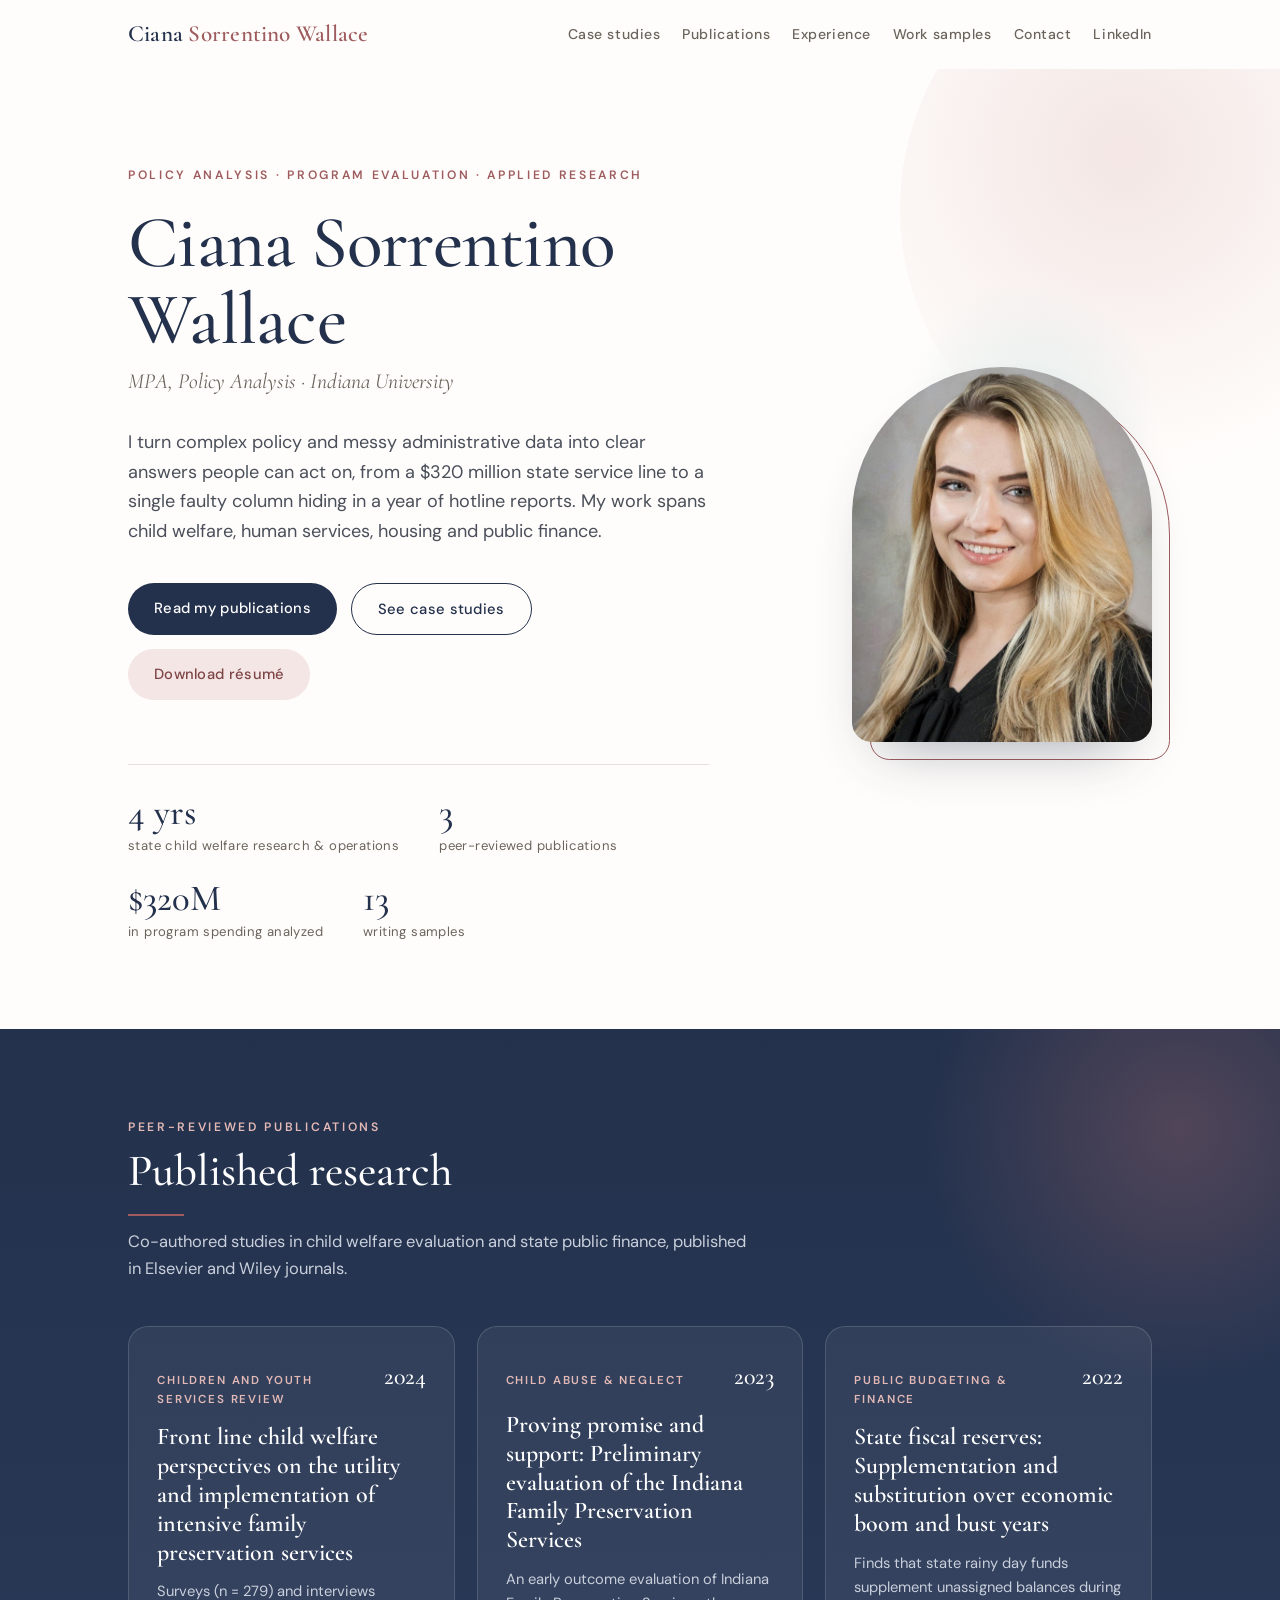
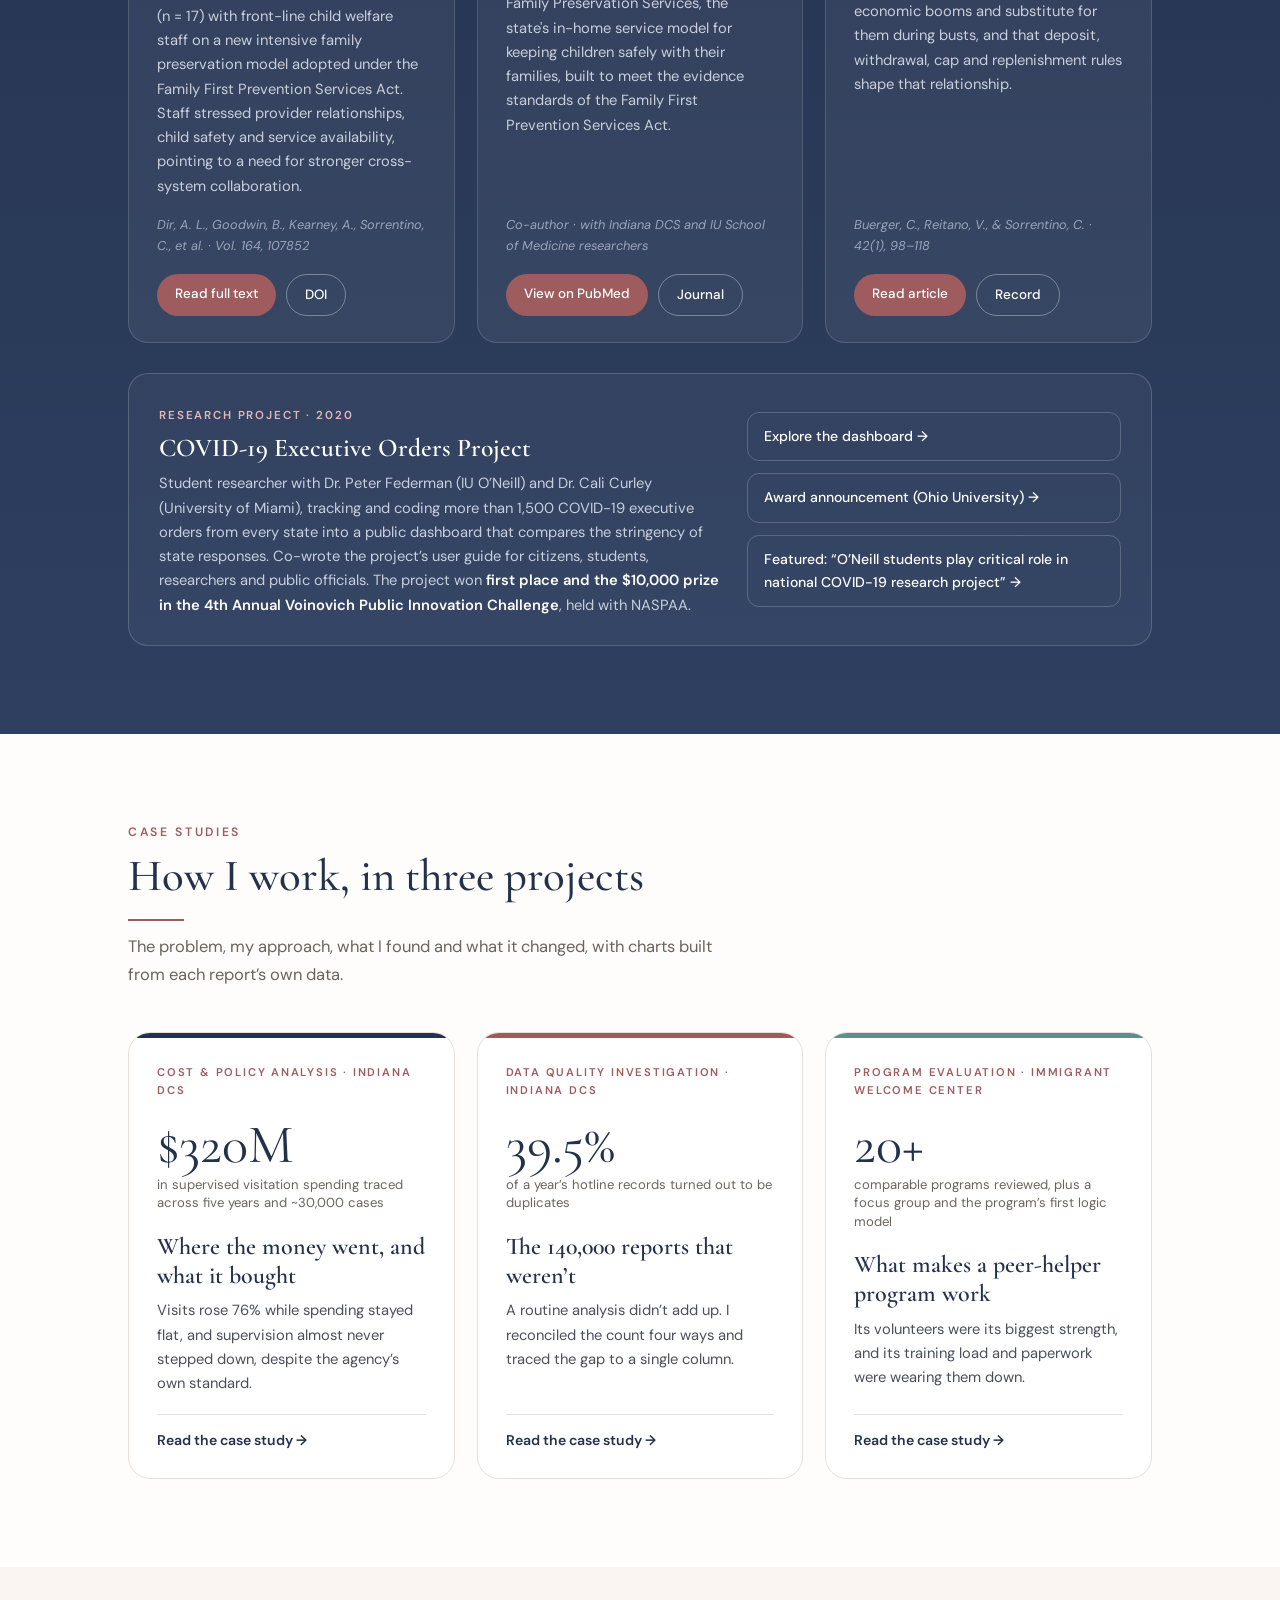
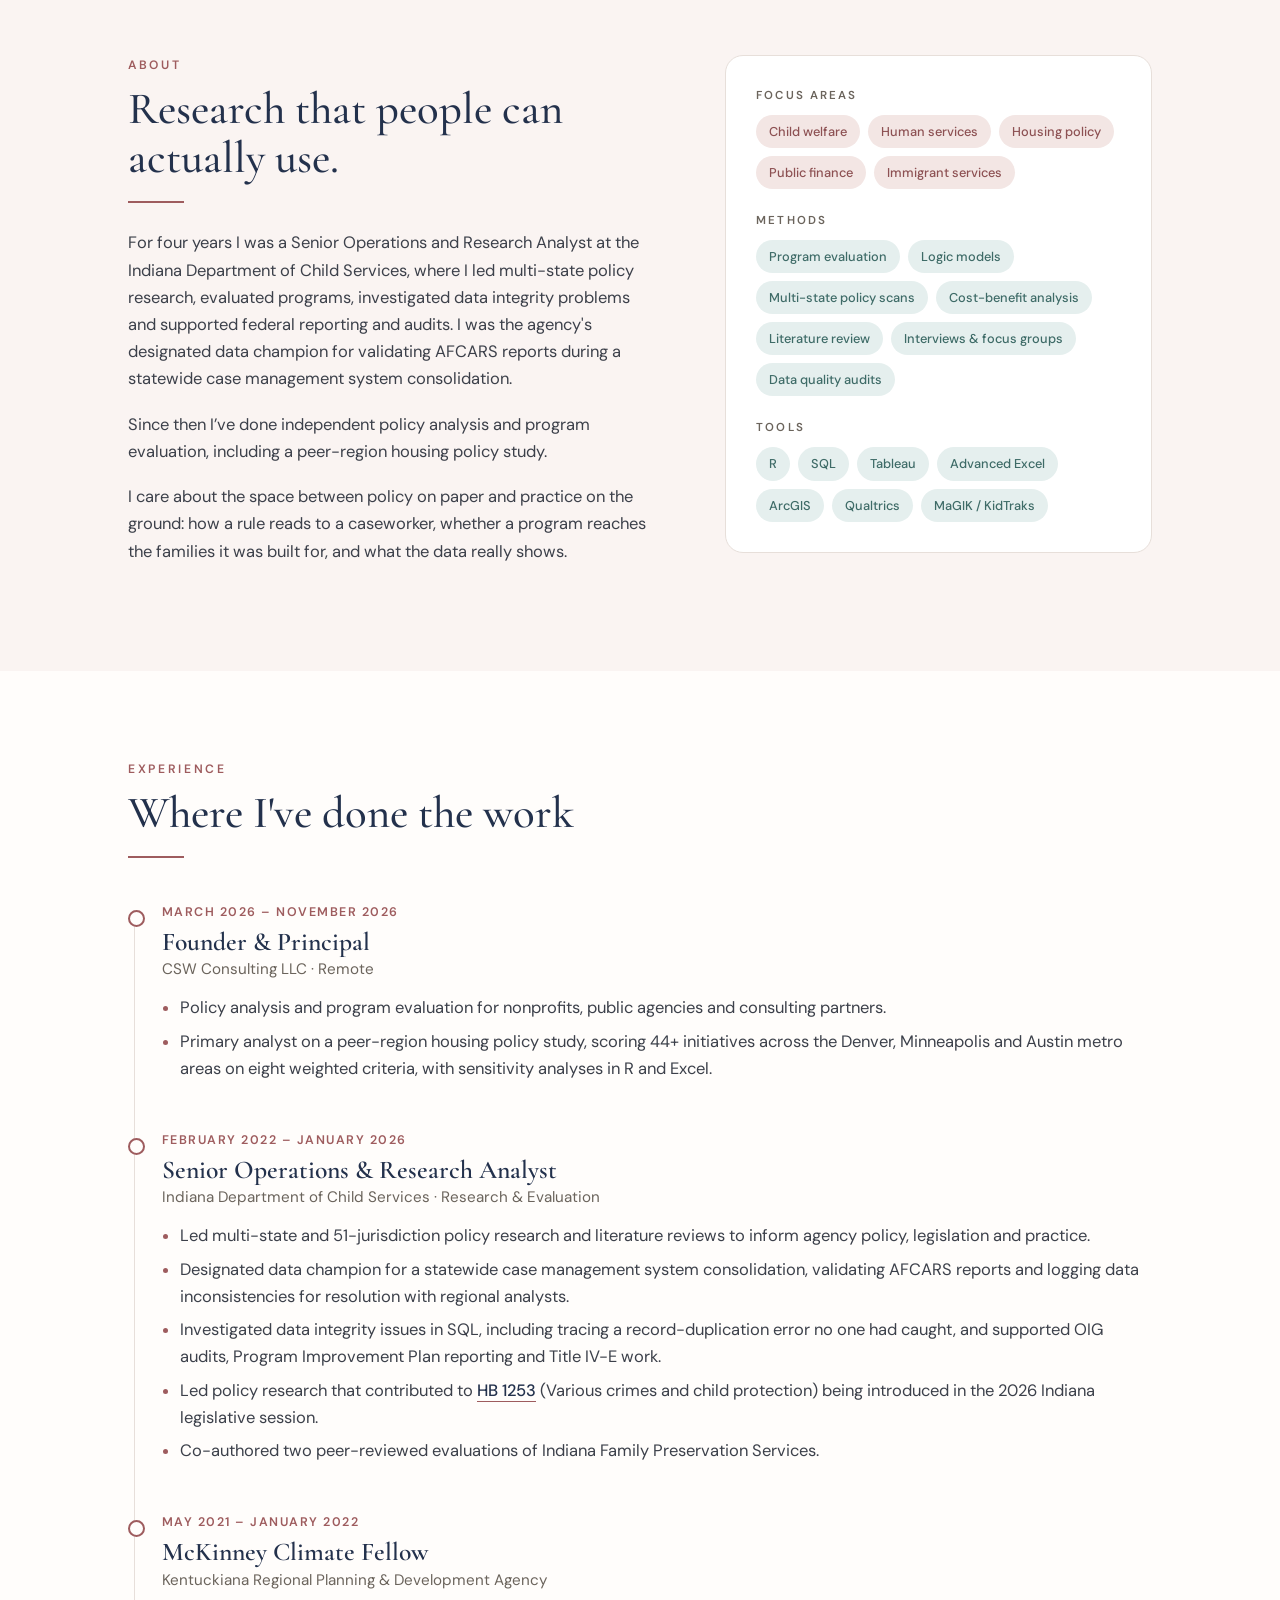
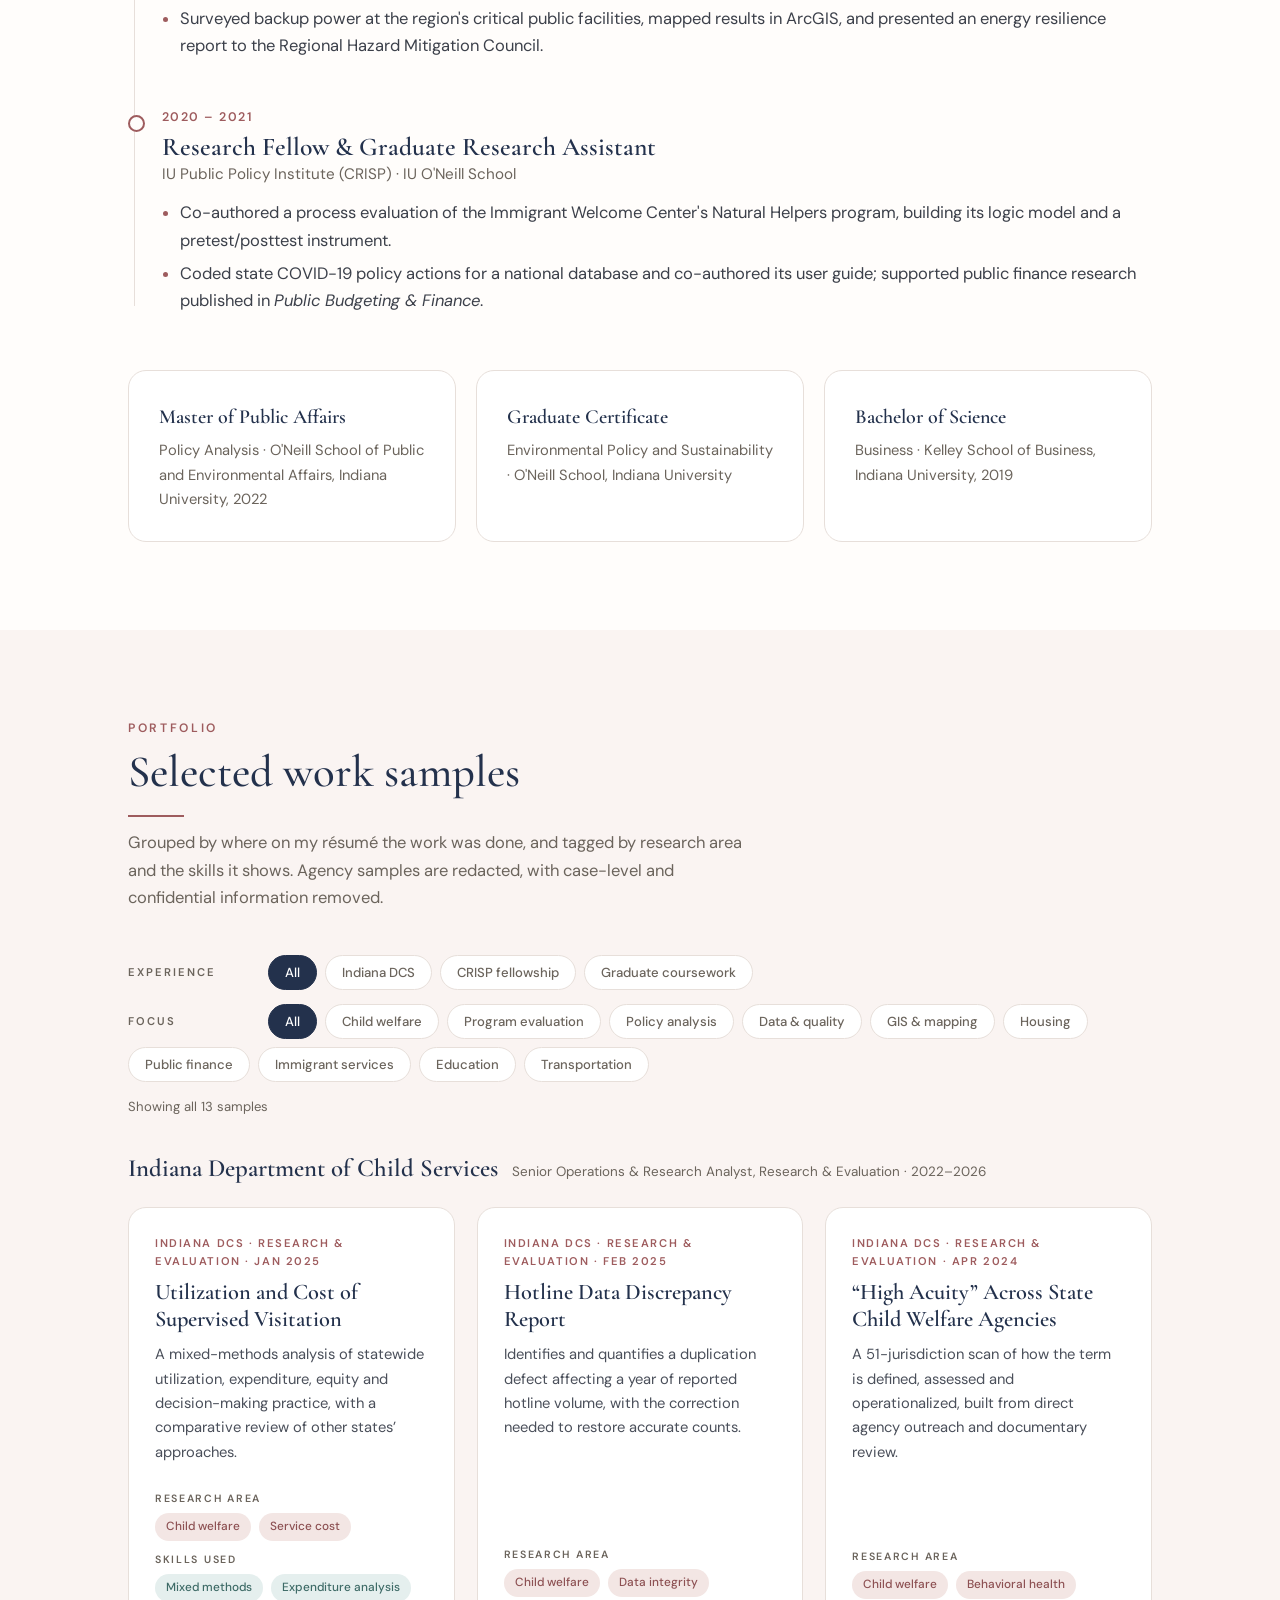
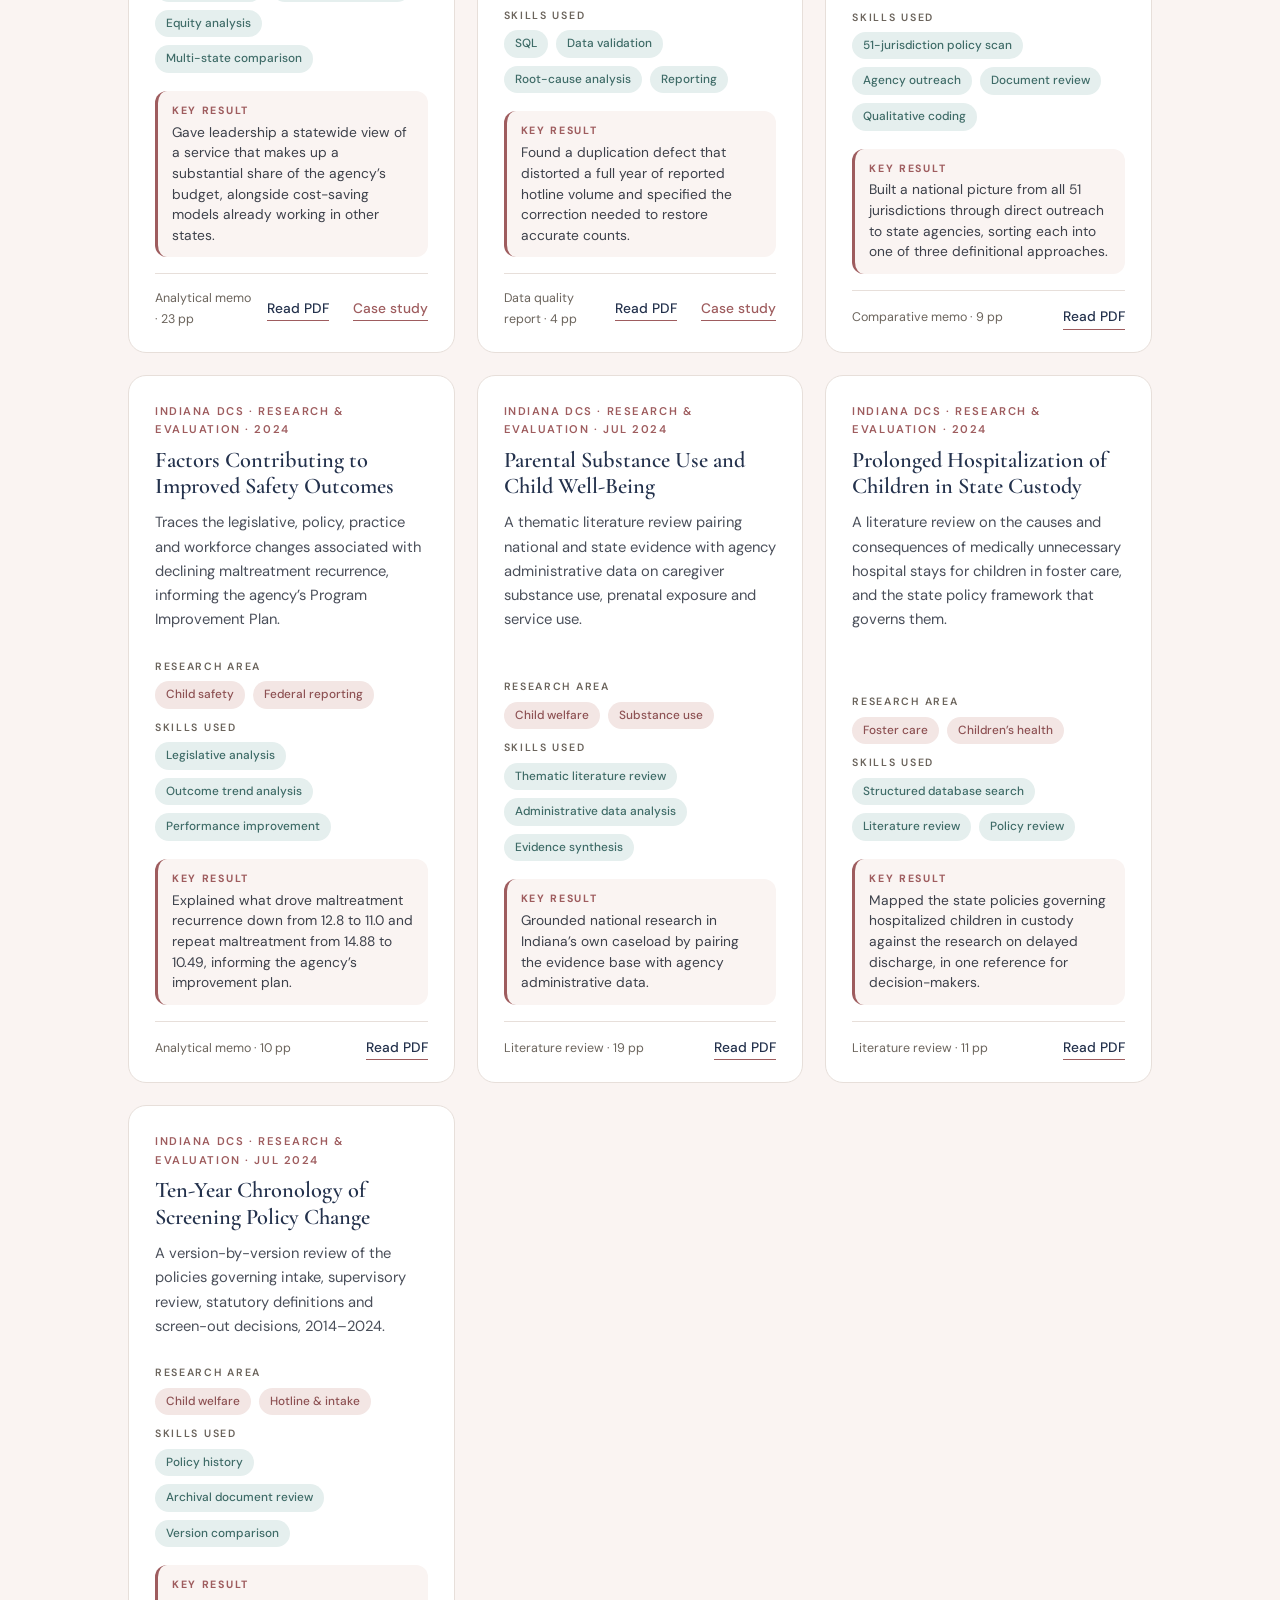
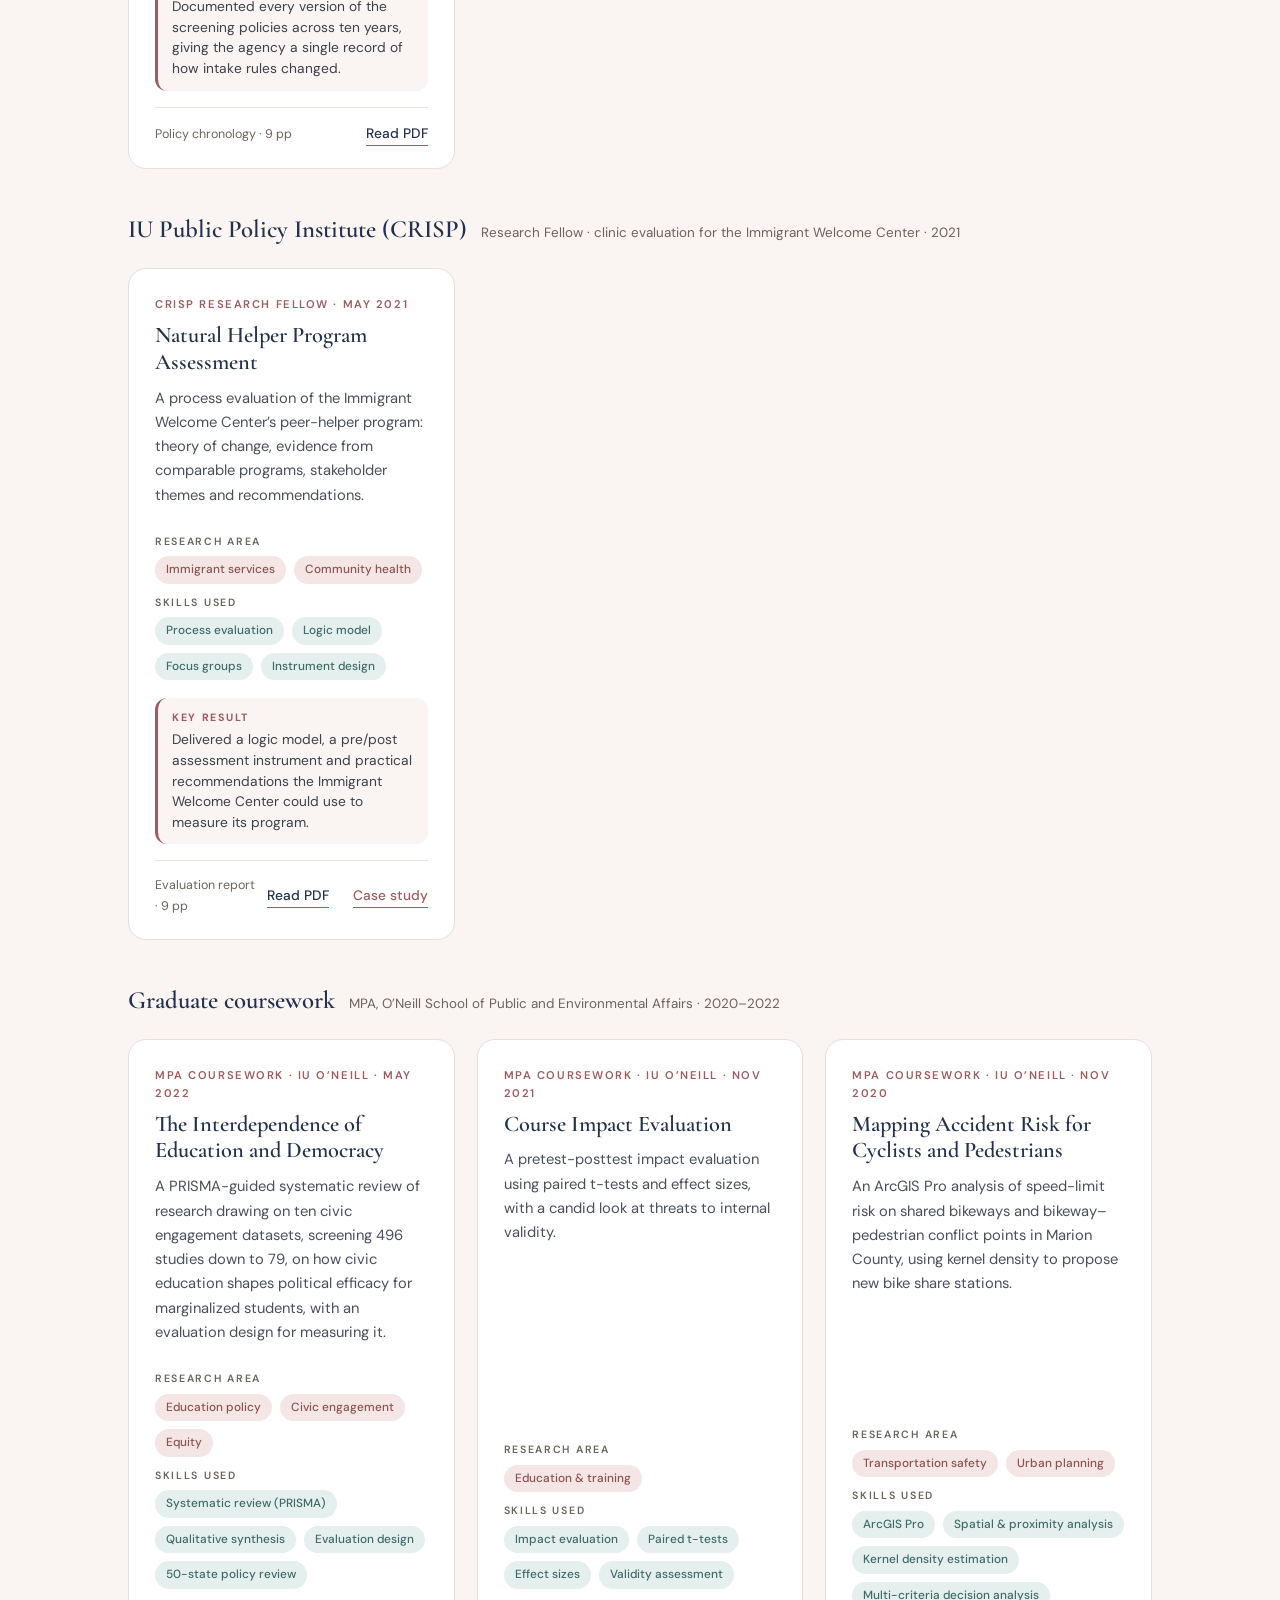
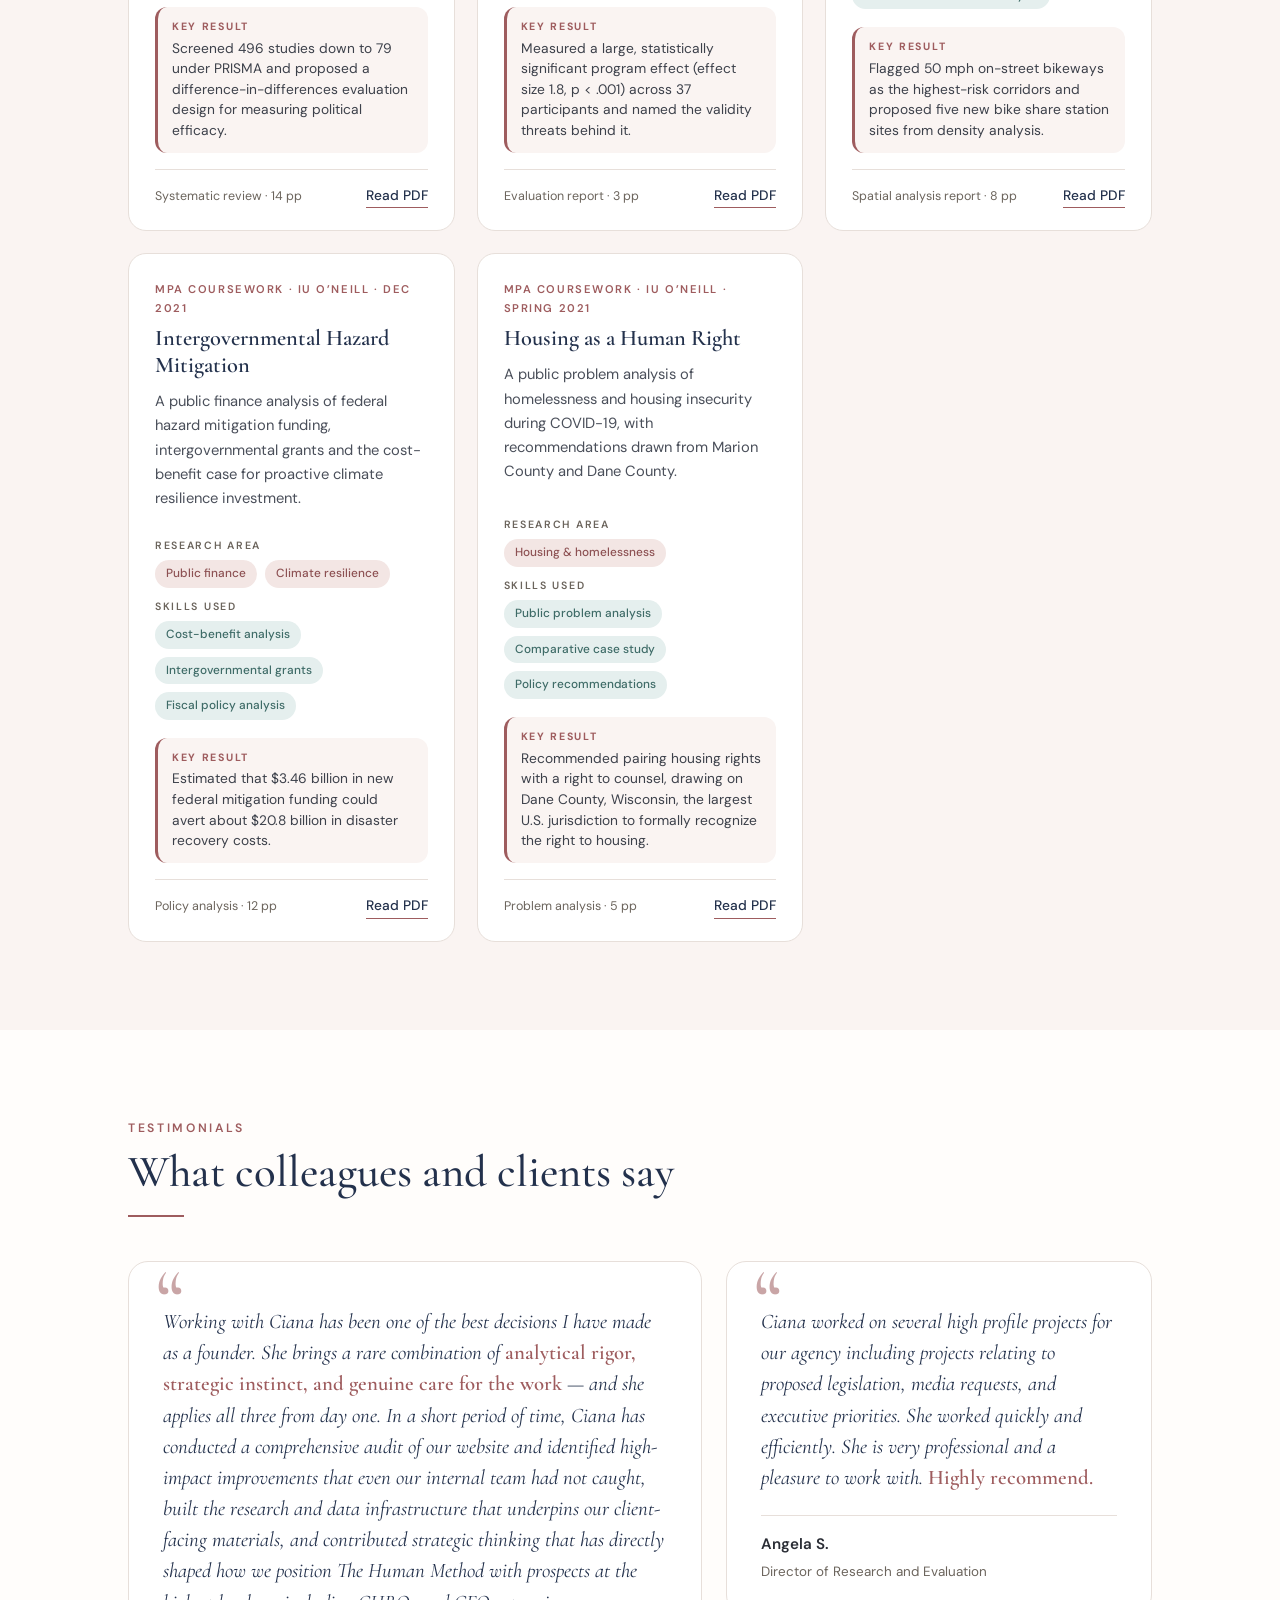
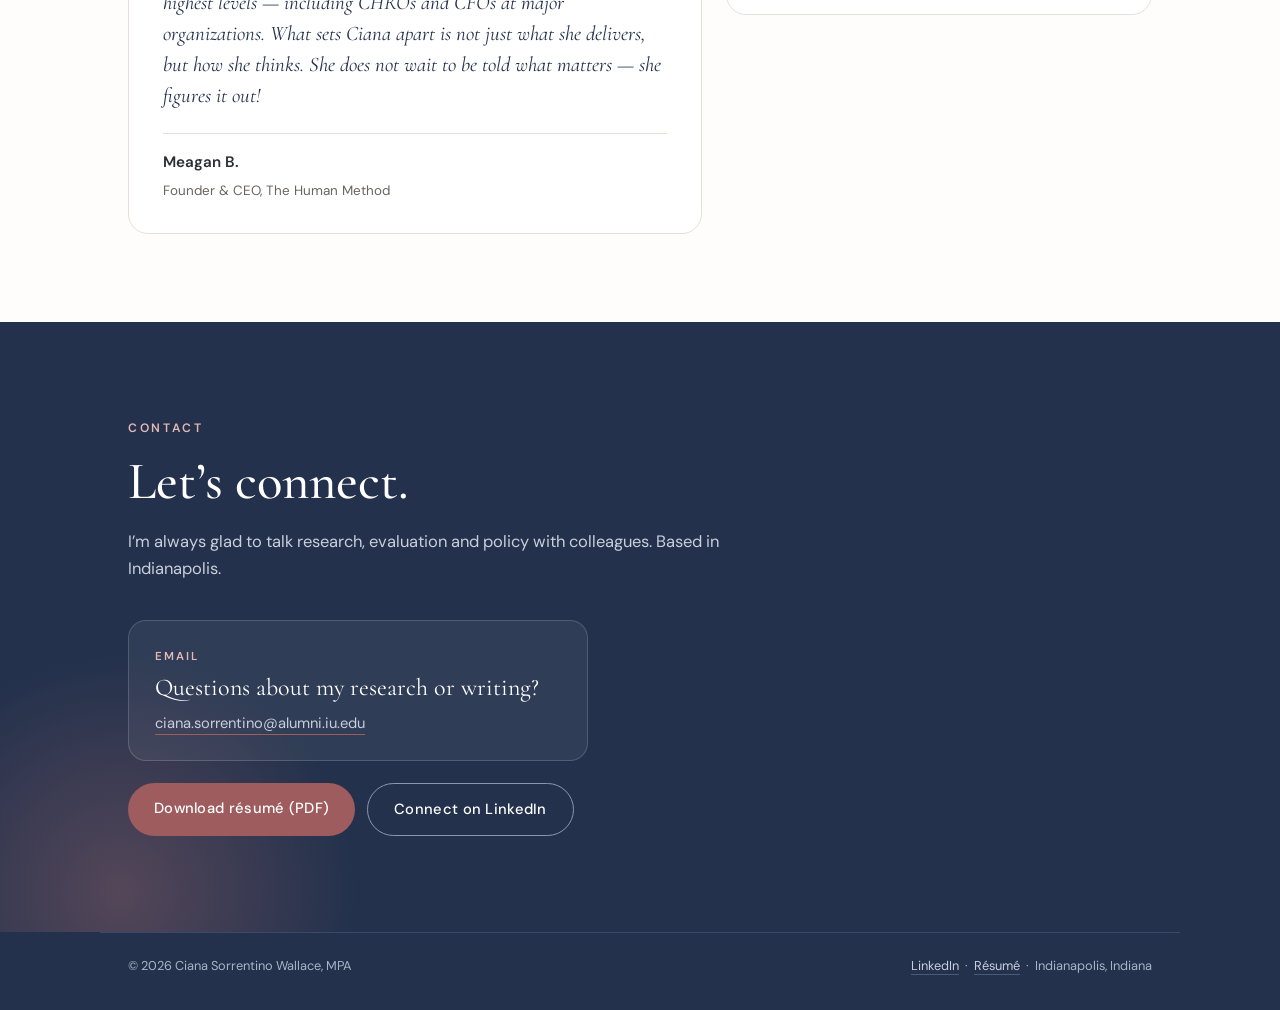
<file: index.html>
<!doctype html>
<html lang="en">
<head>
<meta charset="utf-8">
<meta name="viewport" content="width=device-width, initial-scale=1">
<title>Ciana Sorrentino Wallace, MPA | Policy Analysis &amp; Program Evaluation</title>
<meta name="description" content="Ciana Sorrentino Wallace, MPA: policy analyst and program evaluator specializing in child welfare, human services and public finance. Portfolio of research, evaluation and policy writing.">
<meta property="og:title" content="Ciana Sorrentino Wallace, MPA">
<meta property="og:description" content="Policy analysis and program evaluation in child welfare, human services and public finance.">
<link rel="canonical" href="https://ciana-sorrentino-wallace.github.io/">
<meta name="author" content="Ciana Sorrentino Wallace">
<meta name="robots" content="index, follow">
<meta property="og:type" content="profile">
<meta property="og:url" content="https://ciana-sorrentino-wallace.github.io/">
<meta property="og:site_name" content="Ciana Sorrentino Wallace">
<meta property="og:image" content="https://ciana-sorrentino-wallace.github.io/og-image.jpg">
<meta property="og:image:width" content="1200">
<meta property="og:image:height" content="630">
<meta property="og:image:alt" content="Ciana Sorrentino Wallace, MPA: policy analysis and program evaluation">
<meta name="twitter:card" content="summary_large_image">
<meta name="twitter:title" content="Ciana Sorrentino Wallace, MPA">
<meta name="twitter:description" content="Policy analysis and program evaluation in child welfare, human services and public finance.">
<meta name="twitter:image" content="https://ciana-sorrentino-wallace.github.io/og-image.jpg">
<link rel="icon" href="favicon.ico" sizes="any">
<link rel="icon" type="image/png" sizes="32x32" href="favicon-32.png">
<link rel="apple-touch-icon" href="apple-touch-icon.png">
<meta name="theme-color" content="#23314C">
<script type="application/ld+json">
{
 "@context": "https://schema.org",
 "@type": "Person",
 "name": "Ciana Sorrentino Wallace",
 "honorificSuffix": "MPA",
 "jobTitle": "Policy Analyst and Program Evaluator",
 "description": "Policy analyst and program evaluator specializing in child welfare, human services, housing and public finance.",
 "url": "https://ciana-sorrentino-wallace.github.io/",
 "image": "https://ciana-sorrentino-wallace.github.io/ciana.jpg",
 "email": "mailto:ciana.sorrentino@alumni.iu.edu",
 "address": {
  "@type": "PostalAddress",
  "addressLocality": "Greenwood",
  "addressRegion": "IN",
  "addressCountry": "US"
 },
 "alumniOf": [
  {
   "@type": "CollegeOrUniversity",
   "name": "Indiana University O'Neill School of Public and Environmental Affairs"
  },
  {
   "@type": "CollegeOrUniversity",
   "name": "Indiana University Kelley School of Business"
  }
 ],
 "knowsAbout": [
  "Policy analysis",
  "Program evaluation",
  "Child welfare",
  "Public finance",
  "Housing policy",
  "Systematic review",
  "SQL",
  "R",
  "ArcGIS"
 ],
 "sameAs": [
  "https://www.linkedin.com/in/cianasorrentino/"
 ]
}
</script>
<script data-goatcounter="https://cianasw.goatcounter.com/count" async src="//gc.zgo.at/count.js"></script>
<link rel="preconnect" href="https://fonts.googleapis.com">
<link rel="preconnect" href="https://fonts.gstatic.com" crossorigin>
<link href="https://fonts.googleapis.com/css2?family=Cormorant+Garamond:ital,wght@0,500;0,600;1,500&family=DM+Sans:opsz,wght@9..40,400;9..40,500;9..40,600&display=swap" rel="stylesheet">
<style>
:root{
  --navy:#23314C; --navy-2:#2E3F60; --rose:#9E5C5E; --rose-soft:#F3E6E4; --rose-mist:#FAF4F2;
  --teal:#5E8F8B; --teal-soft:#E5EFEE; --grey:#6B645C; --ink:#2A2D35; --line:#E7DFDA; --paper:#FFFDFB;
  --serif:'Cormorant Garamond', Georgia, serif; --sans:'DM Sans', system-ui, -apple-system, sans-serif;
}
*{box-sizing:border-box;margin:0;padding:0}
html{scroll-behavior:smooth}
body{font-family:var(--sans);color:var(--ink);background:var(--paper);line-height:1.65;font-size:16.5px;-webkit-font-smoothing:antialiased}
a{color:inherit}
.wrap{max-width:1080px;margin:0 auto;padding:0 28px}

/* nav */
header.nav{position:sticky;top:0;z-index:20;background:rgba(255,253,251,.9);backdrop-filter:saturate(160%) blur(10px);border-bottom:1px solid transparent;transition:border-color .3s}
header.nav.scrolled{border-bottom-color:var(--line)}
.nav .wrap{display:flex;align-items:center;justify-content:space-between;height:68px}
.mark{font-family:var(--serif);font-size:1.45rem;font-weight:600;color:var(--navy);text-decoration:none;letter-spacing:.01em}
.mark span{color:var(--rose)}
.nav ul{display:flex;gap:30px;list-style:none}
.nav ul a{text-decoration:none;font-size:.88rem;font-weight:500;color:var(--grey);letter-spacing:.04em;transition:color .2s}
.nav ul a:hover{color:var(--navy)}


/* hero */
.hero{padding:96px 0 84px;position:relative;overflow:hidden}
.hero:before{content:"";position:absolute;right:-180px;top:-140px;width:560px;height:560px;border-radius:50%;background:radial-gradient(circle at 40% 40%,var(--rose-soft),rgba(243,230,228,0) 68%);z-index:-1}
.hero:after{content:"";position:absolute;right:120px;top:210px;width:260px;height:260px;border-radius:50%;background:radial-gradient(circle,var(--teal-soft),rgba(229,239,238,0) 70%);z-index:-1}
.eyebrow{font-size:.76rem;letter-spacing:.22em;text-transform:uppercase;color:var(--rose);font-weight:600}
.hero h1{font-family:var(--serif);font-weight:500;color:var(--navy);font-size:clamp(2.7rem,6vw,4.6rem);line-height:1.04;margin:20px 0 6px;letter-spacing:-.01em}
.hero h1 em{font-style:italic;color:var(--rose)}
.creds{font-family:var(--serif);font-size:1.35rem;color:var(--grey);font-style:italic}
.hero p.lede{max-width:640px;font-size:1.13rem;color:#4A4F5A;margin:28px 0 36px}
.btns{display:flex;flex-wrap:wrap;gap:14px}
.btn{display:inline-block;padding:13px 26px;border-radius:999px;text-decoration:none;font-weight:500;font-size:.92rem;letter-spacing:.02em;transition:all .25s}
.btn.primary{background:var(--navy);color:#fff}
.btn.primary:hover{background:var(--rose)}
.btn.ghost{border:1px solid var(--navy);color:var(--navy)}
.btn.ghost:hover{border-color:var(--rose);color:var(--rose)}
.stats{display:flex;flex-wrap:wrap;gap:22px 40px;margin-top:64px;padding-top:30px;border-top:1px solid var(--line)}
.stat b{display:block;font-family:var(--serif);font-size:2.3rem;font-weight:500;color:var(--navy);line-height:1}
.stat span{font-size:.82rem;color:var(--grey);letter-spacing:.03em}


/* hero with portrait */
.hero-grid{display:grid;grid-template-columns:1.5fr 1fr;gap:56px;align-items:center}
.portrait{position:relative;justify-self:end;width:min(300px,100%)}
.portrait:before{content:"";position:absolute;inset:18px -18px -18px 18px;border:1.5px solid var(--rose);border-radius:200px 200px 26px 26px;z-index:0}
.portrait img{position:relative;z-index:1;display:block;width:100%;height:auto;aspect-ratio:4/5;object-fit:cover;object-position:50% 30%;border-radius:200px 200px 26px 26px;box-shadow:0 30px 60px -30px rgba(35,49,76,.45)}
.portrait .badge{position:absolute;z-index:2;left:-26px;bottom:34px;background:#fff;border:1px solid var(--line);border-radius:14px;padding:12px 16px;box-shadow:0 14px 30px -18px rgba(35,49,76,.4);font-size:.78rem;color:var(--grey);line-height:1.35}
.portrait .badge b{display:block;font-family:var(--serif);font-size:1.25rem;color:var(--navy);font-weight:600}
@media(max-width:860px){.hero-grid{grid-template-columns:1fr;gap:44px}.portrait{justify-self:start;width:min(210px,58%);order:-1}.portrait .badge{left:auto;right:-20px}}

/* publications spotlight */
.spot{background:linear-gradient(180deg,var(--navy) 0%,var(--navy-2) 100%);color:#E9ECF2;position:relative;overflow:hidden}
.spot:before{content:"";position:absolute;right:-160px;top:-160px;width:520px;height:520px;border-radius:50%;background:radial-gradient(circle,rgba(176,110,112,.32),rgba(176,110,112,0) 70%)}
.spot .sec-head h2{color:#fff}
.spot .sec-head p{color:#C9CFDB}
.spot .eyebrow{color:#E3B9B6}
.pubgrid{display:grid;grid-template-columns:repeat(3,1fr);gap:22px;position:relative}
.pcard{background:rgba(255,255,255,.06);border:1px solid rgba(255,255,255,.14);border-radius:20px;padding:30px 28px 26px;display:flex;flex-direction:column;transition:background .25s,transform .25s}
.pcard:hover{background:rgba(255,255,255,.1);transform:translateY(-3px)}
.pcard .jr{display:flex;justify-content:space-between;align-items:baseline;gap:10px;font-size:.72rem;letter-spacing:.16em;text-transform:uppercase;color:#E3B9B6;font-weight:600}
.pcard .yr{font-family:var(--serif);font-size:1.5rem;letter-spacing:0;color:#fff;font-weight:500}
.pcard h3{font-family:var(--serif);font-size:1.5rem;font-weight:600;color:#fff;line-height:1.2;margin:14px 0 12px}
.pcard p{font-size:.92rem;color:#C9CFDB;flex:1}
.pcard .auth{font-size:.8rem;color:#9AA5BB;margin:16px 0 18px;font-style:italic}
.pcard .acts{display:flex;flex-wrap:wrap;gap:10px}
.pcard .acts a{font-size:.84rem;font-weight:500;text-decoration:none;padding:9px 18px;border-radius:999px;transition:all .2s}
.pcard .acts a.go{background:var(--rose);color:#fff}
.pcard .acts a.go:hover{background:#fff;color:var(--navy)}
.pcard .acts a.alt{border:1px solid rgba(255,255,255,.35);color:#fff}
.pcard .acts a.alt:hover{border-color:#fff}
.also{position:relative;margin-top:30px;padding:20px 24px;border-radius:16px;border:1px dashed rgba(255,255,255,.25);font-size:.92rem;color:#C9CFDB}
.also b{color:#fff;font-weight:600}
@media(max-width:940px){.pubgrid{grid-template-columns:1fr}}


/* testimonials */
.quotes{display:grid;grid-template-columns:1.35fr 1fr;gap:24px;align-items:start}
.quote{position:relative;background:#fff;border:1px solid var(--line);border-radius:20px;padding:44px 34px 30px}
.quote:before{content:"\201C";position:absolute;top:-6px;left:26px;font-family:var(--serif);font-size:5.5rem;line-height:1;color:var(--rose);opacity:.55}
.quote blockquote{font-family:var(--serif);font-size:1.3rem;line-height:1.5;color:var(--navy);font-style:italic}
.quote blockquote b{font-style:normal;font-weight:600;color:var(--rose)}
.quote .who{margin-top:22px;padding-top:16px;border-top:1px solid var(--line);display:flex;justify-content:space-between;align-items:center;gap:12px;flex-wrap:wrap}
.quote .who b{display:block;font-weight:600;color:var(--ink);font-size:.95rem}
.quote .who span{font-size:.84rem;color:var(--grey)}
.quote .src{font-size:.7rem;letter-spacing:.16em;text-transform:uppercase;color:var(--teal);font-weight:600}
@media(max-width:860px){.quotes{grid-template-columns:1fr}}
.ccard .up{display:inline-block;margin-top:14px;font-size:.86rem;color:#fff;text-decoration:none;font-weight:500}
.ccard .up:hover{color:#E3B9B6}
.ccard a.m{text-decoration:none}


/* results + extra links */
.sample .result{margin-top:14px;padding:12px 14px;border-radius:12px;background:var(--rose-mist);border-left:3px solid var(--rose);font-size:.86rem;color:#3C404A;line-height:1.5}
.sample .result b{display:block;font-size:.66rem;letter-spacing:.16em;text-transform:uppercase;color:var(--rose);margin-bottom:3px}
.btn.soft{background:var(--rose-soft);color:#7E4446}
.btn.soft:hover{background:var(--rose);color:#fff}
.contact .extra{display:flex;flex-wrap:wrap;gap:12px;margin-top:22px;position:relative}
.contact .btn.line{border:1px solid #8C97AE;color:#fff}
.contact .btn.line:hover{border-color:#fff;background:rgba(255,255,255,.06)}
footer a{color:#C9CFDB;text-decoration:none;border-bottom:1px solid #4A5A7B}
footer a:hover{color:#fff}


.also.feat{display:grid;grid-template-columns:1.5fr 1fr;gap:28px;align-items:center;border:1px solid rgba(255,255,255,.18);border-style:solid;background:rgba(255,255,255,.04);padding:28px 30px;border-radius:20px}
.also .fk{font-size:.72rem;letter-spacing:.16em;text-transform:uppercase;color:#E3B9B6;font-weight:600}
.also h3{font-family:var(--serif);font-size:1.6rem;font-weight:600;color:#fff;margin:6px 0 8px;line-height:1.2}
.also p{font-size:.92rem;color:#C9CFDB}
.also p b{color:#fff;font-weight:600}
.also .fl{display:flex;flex-direction:column;gap:12px}
.also .fl a{color:#fff;text-decoration:none;font-size:.88rem;font-weight:500;padding:12px 16px;border-radius:12px;border:1px solid rgba(255,255,255,.2);transition:all .2s}
.also .fl a:hover{border-color:#E3B9B6;background:rgba(255,255,255,.06)}
@media(max-width:860px){.also.feat{grid-template-columns:1fr}}


/* services */
.svc{display:grid;grid-template-columns:repeat(2,minmax(0,1fr));gap:22px}
.svc .s{background:#fff;border:1px solid var(--line);border-radius:18px;padding:28px 28px 24px;display:flex;flex-direction:column}
.svc .s .n{font-family:var(--serif);font-style:italic;color:var(--rose);font-size:1.05rem}
.svc .s h3{font-family:var(--serif);font-size:1.5rem;font-weight:600;color:var(--navy);line-height:1.2;margin:4px 0 8px}
.svc .s p{font-size:.93rem;color:#4A4F5A}
.svc .s ul{list-style:none;margin:14px 0 0;padding:0;flex:1}
.svc .s li{font-size:.9rem;color:#3C404A;padding:6px 0 6px 20px;position:relative;border-top:1px dashed var(--line)}
.svc .s li:before{content:"";position:absolute;left:2px;top:14px;width:7px;height:7px;border-radius:50%;background:var(--teal)}
.svc .s .ex{margin-top:16px;font-size:.82rem;color:var(--grey)}
.svc .s .ex a{color:var(--navy);font-weight:500;text-decoration:none;border-bottom:1px solid var(--rose)}
.steps{display:grid;grid-template-columns:repeat(3,1fr);gap:18px;margin:34px 0 0}
.steps div{padding:20px 22px;border-radius:16px;background:var(--rose-mist);border:1px solid var(--line)}
.steps b{display:block;font-family:var(--serif);font-size:1.25rem;color:var(--navy);font-weight:600;margin-bottom:4px}
.steps span{font-size:.88rem;color:#4A4F5A}
.steps i{font-style:normal;font-size:.7rem;letter-spacing:.16em;text-transform:uppercase;color:var(--rose);font-weight:600}
.cta{margin-top:30px;display:flex;flex-wrap:wrap;align-items:center;gap:14px 22px;padding:26px 30px;border-radius:20px;background:var(--navy);color:#E9ECF2}
.cta p{flex:1;min-width:240px;font-size:.98rem;color:#C9CFDB}
.cta p b{display:block;font-family:var(--serif);font-size:1.5rem;color:#fff;font-weight:500;margin-bottom:2px}
.cta .btn.primary{background:var(--rose)}
.cta .btn.primary:hover{background:#fff;color:var(--navy)}
.cta .btn.line{border:1px solid #8C97AE;color:#fff}
.cta .btn.line:hover{border-color:#fff}
.creds2{display:flex;flex-wrap:wrap;gap:8px;margin-top:20px}
.creds2 span{font-size:.78rem;padding:6px 12px;border-radius:999px;border:1px solid var(--line);background:#fff;color:var(--grey)}
.creds2 span b{color:var(--navy);font-weight:600}
@media(max-width:860px){.svc{grid-template-columns:1fr}.steps{grid-template-columns:1fr}}

/* mobile menu */
.menu-btn{display:none;background:none;border:1px solid var(--line);border-radius:999px;padding:8px 14px;font-family:var(--sans);font-size:.85rem;font-weight:500;color:var(--navy);cursor:pointer}
@media(max-width:760px){
  .menu-btn{display:inline-flex;align-items:center;gap:8px}
  .nav ul{display:none;position:absolute;top:68px;left:0;right:0;flex-direction:column;gap:0;background:var(--paper);border-bottom:1px solid var(--line);padding:6px 0;box-shadow:0 18px 30px -20px rgba(35,49,76,.35)}
  .nav ul.open{display:flex}
  .nav ul a{display:block;padding:13px 28px;font-size:1rem}
}
@media(min-width:761px){.nav ul{gap:22px}}


/* case studies */
.cases{display:grid;grid-template-columns:repeat(3,minmax(0,1fr));gap:22px}
.case{position:relative;display:flex;flex-direction:column;text-decoration:none;background:#fff;border:1px solid var(--line);border-radius:22px;padding:30px 28px 26px;overflow:hidden;transition:transform .25s,box-shadow .25s,border-color .25s}
.case:before{content:"";position:absolute;left:0;right:0;top:0;height:5px;background:var(--navy)}
.case.r:before{background:var(--rose)}
.case.t:before{background:var(--teal)}
.case:hover{transform:translateY(-4px);box-shadow:0 22px 44px -26px rgba(35,49,76,.45);border-color:#DCCFCB}
.case .k{font-size:.7rem;letter-spacing:.16em;text-transform:uppercase;color:var(--rose);font-weight:600}
.case .big{font-family:var(--serif);font-size:3.4rem;line-height:1;color:var(--navy);margin:18px 0 4px}
.case .bl{font-size:.82rem;color:var(--grey);line-height:1.4}
.case h3{font-family:var(--serif);font-size:1.5rem;font-weight:600;color:var(--navy);line-height:1.2;margin:20px 0 8px}
.case p{font-size:.92rem;color:#4A4F5A;flex:1}
.case .go{margin-top:18px;font-size:.88rem;font-weight:600;color:var(--navy);border-top:1px solid var(--line);padding-top:14px}
.case:hover .go{color:var(--rose)}
@media(max-width:900px){.cases{grid-template-columns:1fr}}

/* contact cards */
.ccards{display:grid;grid-template-columns:1fr;gap:20px;margin-top:38px;position:relative;max-width:460px}
.ccard{display:block;text-decoration:none;background:rgba(255,255,255,.06);border:1px solid rgba(255,255,255,.16);border-radius:18px;padding:26px 26px 24px;transition:all .25s}
.ccard:hover{background:rgba(255,255,255,.11);border-color:#E3B9B6}
.ccard .k{font-size:.72rem;letter-spacing:.18em;text-transform:uppercase;color:#E3B9B6;font-weight:600}
.ccard .t{font-family:var(--serif);font-size:1.5rem;color:#fff;margin:8px 0 6px;line-height:1.2}
.ccard .m{font-size:.92rem;color:#C9CFDB;word-break:break-all;border-bottom:1px solid var(--rose);padding-bottom:1px}
@media(max-width:640px){.ccards{grid-template-columns:1fr}}

/* sections */
section{padding:88px 0}
section.tint{background:var(--rose-mist)}
.sec-head{margin-bottom:44px}
.sec-head h2{font-family:var(--serif);font-weight:500;font-size:clamp(2rem,4vw,2.8rem);color:var(--navy);line-height:1.1;margin-top:10px}
.sec-head p{color:var(--grey);max-width:620px;margin-top:12px}
.rule{width:56px;height:2px;background:var(--rose);margin-top:18px}

/* about */
.about{display:grid;grid-template-columns:1.25fr 1fr;gap:64px;align-items:start}
.about p{margin-bottom:18px;color:#3C404A}
.card{background:#fff;border:1px solid var(--line);border-radius:18px;padding:30px}
.card h3{font-family:var(--serif);font-size:1.45rem;font-weight:600;color:var(--navy);margin-bottom:14px}
.chips{display:flex;flex-wrap:wrap;gap:8px}
.chip{font-size:.8rem;padding:6px 13px;border-radius:999px;background:var(--teal-soft);color:#3E6B67;font-weight:500}
.chip.rose{background:var(--rose-soft);color:#8D5153}
.card .label{font-size:.72rem;letter-spacing:.18em;text-transform:uppercase;color:var(--grey);margin:22px 0 10px;font-weight:600}
.card .label:first-of-type{margin-top:0}
@media(max-width:860px){.about{grid-template-columns:1fr;gap:36px}}

/* experience timeline */
.timeline{position:relative;padding-left:34px}
.timeline:before{content:"";position:absolute;left:6px;top:8px;bottom:8px;width:1px;background:var(--line)}
.job{position:relative;padding-bottom:42px}
.job:last-child{padding-bottom:0}
.job:before{content:"";position:absolute;left:-34px;top:8px;width:13px;height:13px;border-radius:50%;background:var(--paper);border:2px solid var(--rose)}
.job .when{font-size:.78rem;letter-spacing:.12em;text-transform:uppercase;color:var(--rose);font-weight:600}
.job h3{font-family:var(--serif);font-size:1.6rem;font-weight:600;color:var(--navy);line-height:1.2;margin-top:4px}
.job .org{color:var(--grey);font-size:.95rem;margin-bottom:12px}
.job ul{padding-left:18px;color:#3C404A}
.job li{margin-bottom:6px}
.job li::marker{color:var(--rose)}
.job li a{color:var(--navy);font-weight:500;text-decoration:none;border-bottom:1px solid var(--rose)}
.job li a:hover{color:var(--rose)}
.edu{display:grid;grid-template-columns:repeat(auto-fit,minmax(240px,1fr));gap:20px;margin-top:56px}
.edu .card h3{font-size:1.25rem;margin-bottom:4px}
.edu .card p{color:var(--grey);font-size:.92rem}

/* work samples */
.filters{display:flex;flex-wrap:wrap;align-items:center;gap:8px;margin-bottom:14px}
.filters .fl{font-size:.7rem;letter-spacing:.18em;text-transform:uppercase;color:var(--grey);font-weight:600;width:132px}
.filters button{font-family:var(--sans);font-size:.82rem;font-weight:500;padding:8px 16px;border-radius:999px;border:1px solid var(--line);background:#fff;color:var(--grey);cursor:pointer;transition:all .2s}
.filters button:hover{border-color:var(--rose);color:var(--rose)}
.filters button.on{background:var(--navy);border-color:var(--navy);color:#fff}
.fcount{font-size:.82rem;color:var(--grey);margin:6px 0 30px}
@media(max-width:640px){.filters .fl{width:100%}}
.grid{display:grid;grid-template-columns:repeat(auto-fill,minmax(320px,1fr));gap:22px}
.group{grid-column:1/-1;display:flex;align-items:baseline;gap:14px;margin:18px 0 -4px;flex-wrap:wrap}
.group:first-child{margin-top:0}
.group h3{font-family:var(--serif);font-size:1.55rem;font-weight:600;color:var(--navy)}
.group span{font-size:.84rem;color:var(--grey)}
.group.hide{display:none}
.sample{background:#fff;border:1px solid var(--line);border-radius:18px;padding:26px 26px 22px;display:flex;flex-direction:column;transition:transform .25s,box-shadow .25s,border-color .25s}
.sample:hover{transform:translateY(-3px);box-shadow:0 14px 34px -18px rgba(35,49,76,.35);border-color:#DCCFCB}
.sample .where{font-size:.7rem;letter-spacing:.14em;text-transform:uppercase;color:var(--rose);font-weight:600}
.sample h3{font-family:var(--serif);font-size:1.4rem;font-weight:600;color:var(--navy);line-height:1.2;margin:8px 0 10px}
.sample p{font-size:.92rem;color:#4A4F5A;flex:1}
.sample .tags{margin:16px 0 4px}
.sample .tl{font-size:.66rem;letter-spacing:.16em;text-transform:uppercase;color:var(--grey);font-weight:600;margin:10px 0 6px}
.sample .chip{font-size:.74rem;padding:4px 11px}
.sample .foot{display:flex;justify-content:space-between;align-items:center;border-top:1px solid var(--line);padding-top:14px;margin-top:16px;gap:10px}
.sample .doc{font-size:.78rem;color:var(--grey)}
.sample a.read{font-size:.86rem;font-weight:500;color:var(--navy);text-decoration:none;border-bottom:1px solid var(--rose);padding-bottom:1px;white-space:nowrap}
.sample a.read:hover{color:var(--rose)}
.sample a.read.cs{margin-left:14px;color:var(--rose)}
.sample.hide{display:none}

/* publications */
.pubs{display:grid;gap:18px}
.pub{display:grid;grid-template-columns:120px 1fr;gap:28px;padding:26px 0;border-bottom:1px solid var(--line)}
.pub:first-child{border-top:1px solid var(--line)}
.pub .journal{font-size:.76rem;letter-spacing:.14em;text-transform:uppercase;color:var(--rose);font-weight:600;line-height:1.5}
.pub h3{font-family:var(--serif);font-size:1.4rem;font-weight:600;color:var(--navy);line-height:1.25}
.pub p{color:var(--grey);font-size:.92rem;margin-top:6px}
.pub a{color:var(--navy);font-weight:500}
@media(max-width:640px){.pub{grid-template-columns:1fr;gap:8px}}

/* contact */
.contact{background:var(--navy);color:#E9ECF2;padding:96px 0;position:relative;overflow:hidden}
.contact:before{content:"";position:absolute;left:-120px;bottom:-200px;width:480px;height:480px;border-radius:50%;background:radial-gradient(circle,rgba(176,110,112,.35),rgba(176,110,112,0) 70%)}
.contact .eyebrow{color:#E3B9B6}
.contact h2{font-family:var(--serif);font-weight:500;font-size:clamp(2.2rem,4.5vw,3.3rem);color:#fff;line-height:1.1;margin:14px 0 18px;max-width:720px}
.contact p{max-width:600px;color:#C9CFDB}
.contact .links{display:flex;flex-wrap:wrap;gap:14px;margin-top:34px;position:relative}
.contact .btn.primary{background:var(--rose)}
.contact .btn.primary:hover{background:#fff;color:var(--navy)}
.contact .btn.ghost{border-color:#8C97AE;color:#fff}
.contact .btn.ghost:hover{border-color:#fff}
footer{background:var(--navy);color:#AAB4C7;font-size:.8rem;padding:0 0 34px}
footer .wrap{border-top:1px solid #3A4A6B;padding-top:22px;display:flex;justify-content:space-between;flex-wrap:wrap;gap:10px}

.reveal{opacity:0;transform:translateY(14px);transition:opacity .7s ease,transform .7s ease}
.reveal.in{opacity:1;transform:none}
@media (prefers-reduced-motion: reduce){.reveal{opacity:1;transform:none;transition:none}html{scroll-behavior:auto}}
</style>
</head>
<body>

<header class="nav" id="nav">
  <div class="wrap">
    <a class="mark" href="#top">Ciana <span>Sorrentino Wallace</span></a>
    <ul id="navList">
      <li><a href="#case-studies">Case studies</a></li>
      <li><a href="#publications">Publications</a></li>
      <li><a href="#experience">Experience</a></li>
      <li><a href="#work">Work samples</a></li>
      <li><a href="#contact">Contact</a></li>
      <li><a href="https://www.linkedin.com/in/cianasorrentino/" target="_blank" rel="noopener" data-goatcounter-click="linkedin-nav">LinkedIn</a></li>
    </ul>
    <button class="menu-btn" id="menuBtn" aria-expanded="false" aria-controls="navList">Menu</button>
  </div>
</header>

<main id="top">
<section class="hero">
  <div class="wrap hero-grid">
    <div>
      <div class="eyebrow">Policy analysis &middot; Program evaluation &middot; Applied research</div>
      <h1>Ciana Sorrentino Wallace</h1>
      <div class="creds">MPA, Policy Analysis &middot; Indiana University</div>
      <p class="lede">I turn complex policy and messy administrative data into clear answers people can act on, from a $320 million state service line to a single faulty column hiding in a year of hotline reports. My work spans child welfare, human services, housing and public finance.</p>
      <div class="btns">
        <a class="btn primary" href="#publications">Read my publications</a>
        <a class="btn ghost" href="#case-studies">See case studies</a>
        <a class="btn soft" href="Ciana_Sorrentino_Wallace_Resume.pdf" target="_blank" rel="noopener" data-goatcounter-click="resume-hero" data-goatcounter-title="Resume download (hero)">Download r&eacute;sum&eacute;</a>
      </div>
      <div class="stats">
        <div class="stat"><b>4 yrs</b><span>state child welfare research &amp; operations</span></div>
        <div class="stat"><b>3</b><span>peer-reviewed publications</span></div>
        <div class="stat"><b>$320M</b><span>in program spending analyzed</span></div>
        <div class="stat"><b>13</b><span>writing samples</span></div>
      </div>
    </div>
    <div class="portrait">
      <img src="ciana.jpg" alt="Portrait of Ciana Sorrentino Wallace" width="800" height="800">
    </div>
  </div>
</section>

<section class="spot" id="publications">
  <div class="wrap">
    <div class="sec-head reveal"><div class="eyebrow">Peer-reviewed publications</div><h2>Published research</h2><div class="rule"></div>
      <p>Co-authored studies in child welfare evaluation and state public finance, published in Elsevier and Wiley journals.</p></div>
    <div class="pubgrid">
      <article class="pcard reveal">
        <div class="jr"><span>Children and Youth Services Review</span><span class="yr">2024</span></div>
        <h3>Front line child welfare perspectives on the utility and implementation of intensive family preservation services</h3>
        <p>Surveys (n&nbsp;=&nbsp;279) and interviews (n&nbsp;=&nbsp;17) with front-line child welfare staff on a new intensive family preservation model adopted under the Family First Prevention Services Act. Staff stressed provider relationships, child safety and service availability, pointing to a need for stronger cross-system collaboration.</p>
        <div class="auth">Dir, A. L., Goodwin, B., Kearney, A., Sorrentino, C., et al. &middot; Vol. 164, 107852</div>
        <div class="acts"><a class="go" href="https://pmc.ncbi.nlm.nih.gov/articles/PMC12823134/" target="_blank" rel="noopener">Read full text</a><a class="alt" href="https://doi.org/10.1016/j.childyouth.2024.107852" target="_blank" rel="noopener">DOI</a></div>
      </article>
      <article class="pcard reveal">
        <div class="jr"><span>Child Abuse &amp; Neglect</span><span class="yr">2023</span></div>
        <h3>Proving promise and support: Preliminary evaluation of the Indiana Family Preservation Services</h3>
        <p>An early outcome evaluation of Indiana Family Preservation Services, the state's in-home service model for keeping children safely with their families, built to meet the evidence standards of the Family First Prevention Services Act.</p>
        <div class="auth">Co-author &middot; with Indiana DCS and IU School of Medicine researchers</div>
        <div class="acts"><a class="go" href="https://pubmed.ncbi.nlm.nih.gov/36948028/" target="_blank" rel="noopener">View on PubMed</a><a class="alt" href="https://www.sciencedirect.com/science/article/pii/S0145213423001175" target="_blank" rel="noopener">Journal</a></div>
      </article>
      <article class="pcard reveal">
        <div class="jr"><span>Public Budgeting &amp; Finance</span><span class="yr">2022</span></div>
        <h3>State fiscal reserves: Supplementation and substitution over economic boom and bust years</h3>
        <p>Finds that state rainy day funds supplement unassigned balances during economic booms and substitute for them during busts, and that deposit, withdrawal, cap and replenishment rules shape that relationship.</p>
        <div class="auth">Buerger, C., Reitano, V., &amp; Sorrentino, C. &middot; 42(1), 98&ndash;118</div>
        <div class="acts"><a class="go" href="https://doi.org/10.1111/pbaf.12311" target="_blank" rel="noopener">Read article</a><a class="alt" href="https://ideas.repec.org/a/bla/pbudge/v42y2022i1p98-118.html" target="_blank" rel="noopener">Record</a></div>
      </article>
    </div>
    <div class="also feat reveal">
      <div class="ft"><span class="fk">Research project &middot; 2020</span><h3>COVID-19 Executive Orders Project</h3>
      <p>Student researcher with Dr. Peter Federman (IU O&rsquo;Neill) and Dr. Cali Curley (University of Miami), tracking and coding more than 1,500 COVID-19 executive orders from every state into a public dashboard that compares the stringency of state responses. Co-wrote the project&rsquo;s user guide for citizens, students, researchers and public officials. The project won <b>first place and the $10,000 prize in the 4th Annual Voinovich Public Innovation Challenge</b>, held with NASPAA.</p></div>
      <div class="fl">
        <a href="https://experience.arcgis.com/experience/dbbef7041b104215a7442606f0897836/" target="_blank" rel="noopener" data-goatcounter-click="covid-dashboard">Explore the dashboard &rarr;</a>
        <a href="https://www.ohio.edu/news/2020/11/indiana-university-purdue-university-indianapolis-iupui-and-university-miami-win" target="_blank" rel="noopener" data-goatcounter-click="covid-award">Award announcement (Ohio University) &rarr;</a>
        <a href="https://blog.oneill.indianapolis.iu.edu/2020/12/09/oneill-students-play-critical-role-in-national-covid-19-research-project/" target="_blank" rel="noopener" data-goatcounter-click="covid-feature">Featured: &ldquo;O&rsquo;Neill students play critical role in national COVID-19 research project&rdquo; &rarr;</a>
      </div>
    </div>
  </div>
</section>

<section id="case-studies">
  <div class="wrap">
    <div class="sec-head reveal"><div class="eyebrow">Case studies</div><h2>How I work, in three projects</h2><div class="rule"></div>
      <p>The problem, my approach, what I found and what it changed, with charts built from each report&rsquo;s own data.</p></div>
    <div class="cases">
      <a class="case reveal" href="case-studies/supervised-visitation-cost-analysis.html" data-goatcounter-click="case-card-01">
        <div class="k">Cost &amp; policy analysis &middot; Indiana DCS</div>
        <div class="big">$320M</div><div class="bl">in supervised visitation spending traced across five years and ~30,000 cases</div>
        <h3>Where the money went, and what it bought</h3>
        <p>Visits rose 76% while spending stayed flat, and supervision almost never stepped down, despite the agency&rsquo;s own standard.</p>
        <div class="go">Read the case study &rarr;</div></a>
      <a class="case r reveal" href="case-studies/hotline-data-discrepancy.html" data-goatcounter-click="case-card-07">
        <div class="k">Data quality investigation &middot; Indiana DCS</div>
        <div class="big">39.5%</div><div class="bl">of a year&rsquo;s hotline records turned out to be duplicates</div>
        <h3>The 140,000 reports that weren&rsquo;t</h3>
        <p>A routine analysis didn&rsquo;t add up. I reconciled the count four ways and traced the gap to a single column.</p>
        <div class="go">Read the case study &rarr;</div></a>
      <a class="case t reveal" href="case-studies/natural-helpers-evaluation.html" data-goatcounter-click="case-card-12">
        <div class="k">Program evaluation &middot; Immigrant Welcome Center</div>
        <div class="big">20+</div><div class="bl">comparable programs reviewed, plus a focus group and the program&rsquo;s first logic model</div>
        <h3>What makes a peer-helper program work</h3>
        <p>Its volunteers were its biggest strength, and its training load and paperwork were wearing them down.</p>
        <div class="go">Read the case study &rarr;</div></a>
    </div>
  </div>
</section>


<section id="about" class="tint">
  <div class="wrap about">
    <div class="reveal">
      <div class="eyebrow">About</div>
      <div class="sec-head" style="margin-bottom:26px"><h2>Research that people can actually use.</h2><div class="rule"></div></div>
      <p>For four years I was a Senior Operations and Research Analyst at the Indiana Department of Child Services, where I led multi-state policy research, evaluated programs, investigated data integrity problems and supported federal reporting and audits. I was the agency's designated data champion for validating AFCARS reports during a statewide case management system consolidation.</p>
      <p>Since then I&rsquo;ve done independent policy analysis and program evaluation, including a peer-region housing policy study.</p>
      <p>I care about the space between policy on paper and practice on the ground: how a rule reads to a caseworker, whether a program reaches the families it was built for, and what the data really shows.</p>
    </div>
    <div class="card reveal">
      <div class="label">Focus areas</div>
      <div class="chips">
        <span class="chip rose">Child welfare</span><span class="chip rose">Human services</span><span class="chip rose">Housing policy</span><span class="chip rose">Public finance</span><span class="chip rose">Immigrant services</span>
      </div>
      <div class="label">Methods</div>
      <div class="chips">
        <span class="chip">Program evaluation</span><span class="chip">Logic models</span><span class="chip">Multi-state policy scans</span><span class="chip">Cost-benefit analysis</span><span class="chip">Literature review</span><span class="chip">Interviews &amp; focus groups</span><span class="chip">Data quality audits</span>
      </div>
      <div class="label">Tools</div>
      <div class="chips">
        <span class="chip">R</span><span class="chip">SQL</span><span class="chip">Tableau</span><span class="chip">Advanced Excel</span><span class="chip">ArcGIS</span><span class="chip">Qualtrics</span><span class="chip">MaGIK / KidTraks</span>
      </div>
    </div>
  </div>
</section>

<section id="experience">
  <div class="wrap">
    <div class="sec-head reveal"><div class="eyebrow">Experience</div><h2>Where I've done the work</h2><div class="rule"></div></div>
    <div class="timeline">
      <div class="job reveal">
        <div class="when">March 2026 &ndash; November 2026</div>
        <h3>Founder &amp; Principal</h3>
        <div class="org">CSW Consulting LLC &middot; Remote</div>
        <ul>
          <li>Policy analysis and program evaluation for nonprofits, public agencies and consulting partners.</li>
          <li>Primary analyst on a peer-region housing policy study, scoring 44+ initiatives across the Denver, Minneapolis and Austin metro areas on eight weighted criteria, with sensitivity analyses in R and Excel.</li>
        </ul>
      </div>
      <div class="job reveal">
        <div class="when">February 2022 &ndash; January 2026</div>
        <h3>Senior Operations &amp; Research Analyst</h3>
        <div class="org">Indiana Department of Child Services &middot; Research &amp; Evaluation</div>
        <ul>
          <li>Led multi-state and 51-jurisdiction policy research and literature reviews to inform agency policy, legislation and practice.</li>
          <li>Designated data champion for a statewide case management system consolidation, validating AFCARS reports and logging data inconsistencies for resolution with regional analysts.</li>
          <li>Investigated data integrity issues in SQL, including tracing a record-duplication error no one had caught, and supported OIG audits, Program Improvement Plan reporting and Title IV-E work.</li>
          <li>Led policy research that contributed to <a href="https://legiscan.com/IN/bill/HB1253/2026" target="_blank" rel="noopener" data-goatcounter-click="hb1253">HB 1253</a> (Various crimes and child protection) being introduced in the 2026 Indiana legislative session.</li>
          <li>Co-authored two peer-reviewed evaluations of Indiana Family Preservation Services.</li>
        </ul>
      </div>
      <div class="job reveal">
        <div class="when">May 2021 &ndash; January 2022</div>
        <h3>McKinney Climate Fellow</h3>
        <div class="org">Kentuckiana Regional Planning &amp; Development Agency</div>
        <ul>
          <li>Surveyed backup power at the region's critical public facilities, mapped results in ArcGIS, and presented an energy resilience report to the Regional Hazard Mitigation Council.</li>
        </ul>
      </div>
      <div class="job reveal">
        <div class="when">2020 &ndash; 2021</div>
        <h3>Research Fellow &amp; Graduate Research Assistant</h3>
        <div class="org">IU Public Policy Institute (CRISP) &middot; IU O'Neill School</div>
        <ul>
          <li>Co-authored a process evaluation of the Immigrant Welcome Center's Natural Helpers program, building its logic model and a pretest/posttest instrument.</li>
          <li>Coded state COVID-19 policy actions for a national database and co-authored its user guide; supported public finance research published in <em>Public Budgeting &amp; Finance</em>.</li>
        </ul>
      </div>
    </div>
    <div class="edu">
      <div class="card reveal"><h3>Master of Public Affairs</h3><p>Policy Analysis &middot; O'Neill School of Public and Environmental Affairs, Indiana University, 2022</p></div>
      <div class="card reveal"><h3>Graduate Certificate</h3><p>Environmental Policy and Sustainability &middot; O'Neill School, Indiana University</p></div>
      <div class="card reveal"><h3>Bachelor of Science</h3><p>Business &middot; Kelley School of Business, Indiana University, 2019</p></div>
    </div>
  </div>
</section>

<section id="work" class="tint">
  <div class="wrap">
    <div class="sec-head reveal"><div class="eyebrow">Portfolio</div><h2>Selected work samples</h2><div class="rule"></div>
      <p>Grouped by where on my r&eacute;sum&eacute; the work was done, and tagged by research area and the skills it shows. Agency samples are redacted, with case-level and confidential information removed.</p></div>
    <div class="reveal">
      <div class="filters" data-dim="exp"><span class="fl">Experience</span>
        <button class="on" data-f="all">All</button><button data-f="dcs">Indiana DCS</button><button data-f="crisp">CRISP fellowship</button><button data-f="school">Graduate coursework</button>
      </div>
      <div class="filters" data-dim="topic"><span class="fl">Focus</span>
        <button class="on" data-f="all">All</button><button data-f="cw">Child welfare</button><button data-f="eval">Program evaluation</button><button data-f="policy">Policy analysis</button><button data-f="data">Data &amp; quality</button><button data-f="gis">GIS &amp; mapping</button><button data-f="housing">Housing</button><button data-f="finance">Public finance</button><button data-f="immigrant">Immigrant services</button><button data-f="education">Education</button><button data-f="transport">Transportation</button>
      </div>
      <div class="fcount" id="fcount">Showing all 13 samples</div>
    </div>
    <div class="grid" id="grid">
      <div class="group" data-g="dcs"><h3>Indiana Department of Child Services</h3><span>Senior Operations &amp; Research Analyst, Research &amp; Evaluation &middot; 2022&ndash;2026</span></div>
      <article class="sample reveal" data-t="cw dcs eval finance policy">
        <div class="where">Indiana DCS &middot; Research &amp; Evaluation &middot; Jan 2025</div><h3>Utilization and Cost of Supervised Visitation</h3>
        <p>A mixed-methods analysis of statewide utilization, expenditure, equity and decision-making practice, with a comparative review of other states&rsquo; approaches.</p>
        <div class="tags"><div class="tl">Research area</div><div class="chips"><span class="chip rose">Child welfare</span><span class="chip rose">Service cost</span></div><div class="tl">Skills used</div><div class="chips"><span class="chip">Mixed methods</span><span class="chip">Expenditure analysis</span><span class="chip">Equity analysis</span><span class="chip">Multi-state comparison</span></div></div>
        <div class="result"><b>Key result</b>Gave leadership a statewide view of a service that makes up a substantial share of the agency&rsquo;s budget, alongside cost-saving models already working in other states.</div>
        <div class="foot"><span class="doc">Analytical memo &middot; 23 pp</span><a class="read" href="01_Supervised_Visitation_Analysis.pdf" target="_blank" rel="noopener" data-goatcounter-click="pdf-01" data-goatcounter-title="01_Supervised_Visitation_Analysis.pdf">Read PDF</a> <a class="read cs" href="case-studies/supervised-visitation-cost-analysis.html">Case study</a></div>
      </article>
      <article class="sample reveal" data-t="cw data dcs">
        <div class="where">Indiana DCS &middot; Research &amp; Evaluation &middot; Feb 2025</div><h3>Hotline Data Discrepancy Report</h3>
        <p>Identifies and quantifies a duplication defect affecting a year of reported hotline volume, with the correction needed to restore accurate counts.</p>
        <div class="tags"><div class="tl">Research area</div><div class="chips"><span class="chip rose">Child welfare</span><span class="chip rose">Data integrity</span></div><div class="tl">Skills used</div><div class="chips"><span class="chip">SQL</span><span class="chip">Data validation</span><span class="chip">Root-cause analysis</span><span class="chip">Reporting</span></div></div>
        <div class="result"><b>Key result</b>Found a duplication defect that distorted a full year of reported hotline volume and specified the correction needed to restore accurate counts.</div>
        <div class="foot"><span class="doc">Data quality report &middot; 4 pp</span><a class="read" href="07_Hotline_Data_Discrepancy_Report.pdf" target="_blank" rel="noopener" data-goatcounter-click="pdf-07" data-goatcounter-title="07_Hotline_Data_Discrepancy_Report.pdf">Read PDF</a> <a class="read cs" href="case-studies/hotline-data-discrepancy.html">Case study</a></div>
      </article>
      <article class="sample reveal" data-t="cw dcs policy">
        <div class="where">Indiana DCS &middot; Research &amp; Evaluation &middot; Apr 2024</div><h3>&ldquo;High Acuity&rdquo; Across State Child Welfare Agencies</h3>
        <p>A 51-jurisdiction scan of how the term is defined, assessed and operationalized, built from direct agency outreach and documentary review.</p>
        <div class="tags"><div class="tl">Research area</div><div class="chips"><span class="chip rose">Child welfare</span><span class="chip rose">Behavioral health</span></div><div class="tl">Skills used</div><div class="chips"><span class="chip">51-jurisdiction policy scan</span><span class="chip">Agency outreach</span><span class="chip">Document review</span><span class="chip">Qualitative coding</span></div></div>
        <div class="result"><b>Key result</b>Built a national picture from all 51 jurisdictions through direct outreach to state agencies, sorting each into one of three definitional approaches.</div>
        <div class="foot"><span class="doc">Comparative memo &middot; 9 pp</span><a class="read" href="03_High_Acuity_Comparative_Analysis.pdf" target="_blank" rel="noopener" data-goatcounter-click="pdf-03" data-goatcounter-title="03_High_Acuity_Comparative_Analysis.pdf">Read PDF</a></div>
      </article>
      <article class="sample reveal" data-t="cw dcs eval policy">
        <div class="where">Indiana DCS &middot; Research &amp; Evaluation &middot; 2024</div><h3>Factors Contributing to Improved Safety Outcomes</h3>
        <p>Traces the legislative, policy, practice and workforce changes associated with declining maltreatment recurrence, informing the agency&rsquo;s Program Improvement Plan.</p>
        <div class="tags"><div class="tl">Research area</div><div class="chips"><span class="chip rose">Child safety</span><span class="chip rose">Federal reporting</span></div><div class="tl">Skills used</div><div class="chips"><span class="chip">Legislative analysis</span><span class="chip">Outcome trend analysis</span><span class="chip">Performance improvement</span></div></div>
        <div class="result"><b>Key result</b>Explained what drove maltreatment recurrence down from 12.8 to 11.0 and repeat maltreatment from 14.88 to 10.49, informing the agency&rsquo;s improvement plan.</div>
        <div class="foot"><span class="doc">Analytical memo &middot; 10 pp</span><a class="read" href="05_Safety_Outcomes_Improvement_Memo.pdf" target="_blank" rel="noopener" data-goatcounter-click="pdf-05" data-goatcounter-title="05_Safety_Outcomes_Improvement_Memo.pdf">Read PDF</a></div>
      </article>
      <article class="sample reveal" data-t="cw data dcs policy">
        <div class="where">Indiana DCS &middot; Research &amp; Evaluation &middot; Jul 2024</div><h3>Parental Substance Use and Child Well-Being</h3>
        <p>A thematic literature review pairing national and state evidence with agency administrative data on caregiver substance use, prenatal exposure and service use.</p>
        <div class="tags"><div class="tl">Research area</div><div class="chips"><span class="chip rose">Child welfare</span><span class="chip rose">Substance use</span></div><div class="tl">Skills used</div><div class="chips"><span class="chip">Thematic literature review</span><span class="chip">Administrative data analysis</span><span class="chip">Evidence synthesis</span></div></div>
        <div class="result"><b>Key result</b>Grounded national research in Indiana&rsquo;s own caseload by pairing the evidence base with agency administrative data.</div>
        <div class="foot"><span class="doc">Literature review &middot; 19 pp</span><a class="read" href="02_Parental_Substance_Use_Literature_Review.pdf" target="_blank" rel="noopener" data-goatcounter-click="pdf-02" data-goatcounter-title="02_Parental_Substance_Use_Literature_Review.pdf">Read PDF</a></div>
      </article>
      <article class="sample reveal" data-t="cw dcs policy">
        <div class="where">Indiana DCS &middot; Research &amp; Evaluation &middot; 2024</div><h3>Prolonged Hospitalization of Children in State Custody</h3>
        <p>A literature review on the causes and consequences of medically unnecessary hospital stays for children in foster care, and the state policy framework that governs them.</p>
        <div class="tags"><div class="tl">Research area</div><div class="chips"><span class="chip rose">Foster care</span><span class="chip rose">Children&rsquo;s health</span></div><div class="tl">Skills used</div><div class="chips"><span class="chip">Structured database search</span><span class="chip">Literature review</span><span class="chip">Policy review</span></div></div>
        <div class="result"><b>Key result</b>Mapped the state policies governing hospitalized children in custody against the research on delayed discharge, in one reference for decision-makers.</div>
        <div class="foot"><span class="doc">Literature review &middot; 11 pp</span><a class="read" href="04_Acute_Hospitalizations_Literature_Review.pdf" target="_blank" rel="noopener" data-goatcounter-click="pdf-04" data-goatcounter-title="04_Acute_Hospitalizations_Literature_Review.pdf">Read PDF</a></div>
      </article>
      <article class="sample reveal" data-t="cw dcs policy">
        <div class="where">Indiana DCS &middot; Research &amp; Evaluation &middot; Jul 2024</div><h3>Ten-Year Chronology of Screening Policy Change</h3>
        <p>A version-by-version review of the policies governing intake, supervisory review, statutory definitions and screen-out decisions, 2014&ndash;2024.</p>
        <div class="tags"><div class="tl">Research area</div><div class="chips"><span class="chip rose">Child welfare</span><span class="chip rose">Hotline &amp; intake</span></div><div class="tl">Skills used</div><div class="chips"><span class="chip">Policy history</span><span class="chip">Archival document review</span><span class="chip">Version comparison</span></div></div>
        <div class="result"><b>Key result</b>Documented every version of the screening policies across ten years, giving the agency a single record of how intake rules changed.</div>
        <div class="foot"><span class="doc">Policy chronology &middot; 9 pp</span><a class="read" href="06_Screening_Policy_Change_Chronology.pdf" target="_blank" rel="noopener" data-goatcounter-click="pdf-06" data-goatcounter-title="06_Screening_Policy_Change_Chronology.pdf">Read PDF</a></div>
      </article>
      <div class="group" data-g="crisp"><h3>IU Public Policy Institute (CRISP)</h3><span>Research Fellow &middot; clinic evaluation for the Immigrant Welcome Center &middot; 2021</span></div>
      <article class="sample reveal" data-t="crisp eval immigrant">
        <div class="where">CRISP Research Fellow &middot; May 2021</div><h3>Natural Helper Program Assessment</h3>
        <p>A process evaluation of the Immigrant Welcome Center&rsquo;s peer-helper program: theory of change, evidence from comparable programs, stakeholder themes and recommendations.</p>
        <div class="tags"><div class="tl">Research area</div><div class="chips"><span class="chip rose">Immigrant services</span><span class="chip rose">Community health</span></div><div class="tl">Skills used</div><div class="chips"><span class="chip">Process evaluation</span><span class="chip">Logic model</span><span class="chip">Focus groups</span><span class="chip">Instrument design</span></div></div>
        <div class="result"><b>Key result</b>Delivered a logic model, a pre/post assessment instrument and practical recommendations the Immigrant Welcome Center could use to measure its program.</div>
        <div class="foot"><span class="doc">Evaluation report &middot; 9 pp</span><a class="read" href="12_Natural_Helper_Program_Assessment.pdf" target="_blank" rel="noopener" data-goatcounter-click="pdf-12" data-goatcounter-title="12_Natural_Helper_Program_Assessment.pdf">Read PDF</a> <a class="read cs" href="case-studies/natural-helpers-evaluation.html">Case study</a></div>
      </article>
      <div class="group" data-g="school"><h3>Graduate coursework</h3><span>MPA, O&rsquo;Neill School of Public and Environmental Affairs &middot; 2020&ndash;2022</span></div>
      <article class="sample reveal" data-t="education eval policy school">
        <div class="where">MPA coursework &middot; IU O&rsquo;Neill &middot; May 2022</div><h3>The Interdependence of Education and Democracy</h3>
        <p>A PRISMA-guided systematic review of research drawing on ten civic engagement datasets, screening 496 studies down to 79, on how civic education shapes political efficacy for marginalized students, with an evaluation design for measuring it.</p>
        <div class="tags"><div class="tl">Research area</div><div class="chips"><span class="chip rose">Education policy</span><span class="chip rose">Civic engagement</span><span class="chip rose">Equity</span></div><div class="tl">Skills used</div><div class="chips"><span class="chip">Systematic review (PRISMA)</span><span class="chip">Qualitative synthesis</span><span class="chip">Evaluation design</span><span class="chip">50-state policy review</span></div></div>
        <div class="result"><b>Key result</b>Screened 496 studies down to 79 under PRISMA and proposed a difference-in-differences evaluation design for measuring political efficacy.</div>
        <div class="foot"><span class="doc">Systematic review &middot; 14 pp</span><a class="read" href="10_Civic_Education_Democracy_Issue_Paper.pdf" target="_blank" rel="noopener" data-goatcounter-click="pdf-10" data-goatcounter-title="10_Civic_Education_Democracy_Issue_Paper.pdf">Read PDF</a></div>
      </article>
      <article class="sample reveal" data-t="data education eval school">
        <div class="where">MPA coursework &middot; IU O&rsquo;Neill &middot; Nov 2021</div><h3>Course Impact Evaluation</h3>
        <p>A pretest-posttest impact evaluation using paired t-tests and effect sizes, with a candid look at threats to internal validity.</p>
        <div class="tags"><div class="tl">Research area</div><div class="chips"><span class="chip rose">Education &amp; training</span></div><div class="tl">Skills used</div><div class="chips"><span class="chip">Impact evaluation</span><span class="chip">Paired t-tests</span><span class="chip">Effect sizes</span><span class="chip">Validity assessment</span></div></div>
        <div class="result"><b>Key result</b>Measured a large, statistically significant program effect (effect size 1.8, p &lt; .001) across 37 participants and named the validity threats behind it.</div>
        <div class="foot"><span class="doc">Evaluation report &middot; 3 pp</span><a class="read" href="11_Course_Impact_Evaluation_Report.pdf" target="_blank" rel="noopener" data-goatcounter-click="pdf-11" data-goatcounter-title="11_Course_Impact_Evaluation_Report.pdf">Read PDF</a></div>
      </article>
      <article class="sample reveal" data-t="data gis policy school transport">
        <div class="where">MPA coursework &middot; IU O&rsquo;Neill &middot; Nov 2020</div><h3>Mapping Accident Risk for Cyclists and Pedestrians</h3>
        <p>An ArcGIS Pro analysis of speed-limit risk on shared bikeways and bikeway&ndash;pedestrian conflict points in Marion County, using kernel density to propose new bike share stations.</p>
        <div class="tags"><div class="tl">Research area</div><div class="chips"><span class="chip rose">Transportation safety</span><span class="chip rose">Urban planning</span></div><div class="tl">Skills used</div><div class="chips"><span class="chip">ArcGIS Pro</span><span class="chip">Spatial &amp; proximity analysis</span><span class="chip">Kernel density estimation</span><span class="chip">Multi-criteria decision analysis</span></div></div>
        <div class="result"><b>Key result</b>Flagged 50 mph on-street bikeways as the highest-risk corridors and proposed five new bike share station sites from density analysis.</div>
        <div class="foot"><span class="doc">Spatial analysis report &middot; 8 pp</span><a class="read" href="13_Cyclist_Pedestrian_Risk_GIS_Analysis.pdf" target="_blank" rel="noopener" data-goatcounter-click="pdf-13" data-goatcounter-title="13_Cyclist_Pedestrian_Risk_GIS_Analysis.pdf">Read PDF</a></div>
      </article>
      <article class="sample reveal" data-t="finance policy school">
        <div class="where">MPA coursework &middot; IU O&rsquo;Neill &middot; Dec 2021</div><h3>Intergovernmental Hazard Mitigation</h3>
        <p>A public finance analysis of federal hazard mitigation funding, intergovernmental grants and the cost-benefit case for proactive climate resilience investment.</p>
        <div class="tags"><div class="tl">Research area</div><div class="chips"><span class="chip rose">Public finance</span><span class="chip rose">Climate resilience</span></div><div class="tl">Skills used</div><div class="chips"><span class="chip">Cost-benefit analysis</span><span class="chip">Intergovernmental grants</span><span class="chip">Fiscal policy analysis</span></div></div>
        <div class="result"><b>Key result</b>Estimated that $3.46 billion in new federal mitigation funding could avert about $20.8 billion in disaster recovery costs.</div>
        <div class="foot"><span class="doc">Policy analysis &middot; 12 pp</span><a class="read" href="08_Intergovernmental_Hazard_Mitigation_Analysis.pdf" target="_blank" rel="noopener" data-goatcounter-click="pdf-08" data-goatcounter-title="08_Intergovernmental_Hazard_Mitigation_Analysis.pdf">Read PDF</a></div>
      </article>
      <article class="sample reveal" data-t="housing policy school">
        <div class="where">MPA coursework &middot; IU O&rsquo;Neill &middot; Spring 2021</div><h3>Housing as a Human Right</h3>
        <p>A public problem analysis of homelessness and housing insecurity during COVID-19, with recommendations drawn from Marion County and Dane County.</p>
        <div class="tags"><div class="tl">Research area</div><div class="chips"><span class="chip rose">Housing &amp; homelessness</span></div><div class="tl">Skills used</div><div class="chips"><span class="chip">Public problem analysis</span><span class="chip">Comparative case study</span><span class="chip">Policy recommendations</span></div></div>
        <div class="result"><b>Key result</b>Recommended pairing housing rights with a right to counsel, drawing on Dane County, Wisconsin, the largest U.S. jurisdiction to formally recognize the right to housing.</div>
        <div class="foot"><span class="doc">Problem analysis &middot; 5 pp</span><a class="read" href="09_Housing_Human_Right_Problem_Analysis.pdf" target="_blank" rel="noopener" data-goatcounter-click="pdf-09" data-goatcounter-title="09_Housing_Human_Right_Problem_Analysis.pdf">Read PDF</a></div>
      </article>
    </div>
  </div>
</section>

<section id="testimonials">
  <div class="wrap">
    <div class="sec-head reveal"><div class="eyebrow">Testimonials</div><h2>What colleagues and clients say</h2><div class="rule"></div></div>
    <div class="quotes">
      <figure class="quote reveal">
        <blockquote>Working with Ciana has been one of the best decisions I have made as a founder. She brings a rare combination of <b>analytical rigor, strategic instinct, and genuine care for the work</b> &mdash; and she applies all three from day one. In a short period of time, Ciana has conducted a comprehensive audit of our website and identified high-impact improvements that even our internal team had not caught, built the research and data infrastructure that underpins our client-facing materials, and contributed strategic thinking that has directly shaped how we position The Human Method with prospects at the highest levels &mdash; including CHROs and CFOs at major organizations. What sets Ciana apart is not just what she delivers, but how she thinks. She does not wait to be told what matters &mdash; she figures it out!</blockquote>
        <figcaption class="who"><div><b>Meagan B.</b><span>Founder &amp; CEO, The Human Method</span></div></figcaption>
      </figure>
      <figure class="quote reveal">
        <blockquote>Ciana worked on several high profile projects for our agency including projects relating to proposed legislation, media requests, and executive priorities. She worked quickly and efficiently. She is very professional and a pleasure to work with. <b>Highly recommend.</b></blockquote>
        <figcaption class="who"><div><b>Angela S.</b><span>Director of Research and Evaluation</span></div></figcaption>
      </figure>
    </div>
  </div>
</section>




</main>

<section class="contact" id="contact">
  <div class="wrap">
    <div class="eyebrow">Contact</div>
    <h2>Let&rsquo;s connect.</h2>
    <p>I&rsquo;m always glad to talk research, evaluation and policy with colleagues. Based in Indianapolis.</p>
    <div class="ccards">
      <a class="ccard" href="mailto:ciana.sorrentino@alumni.iu.edu"><div class="k">Email</div><div class="t">Questions about my research or writing?</div><span class="m">ciana.sorrentino@alumni.iu.edu</span></a>
    </div>
    <div class="extra">
      <a class="btn primary" href="Ciana_Sorrentino_Wallace_Resume.pdf" target="_blank" rel="noopener" data-goatcounter-click="resume-contact" data-goatcounter-title="Resume download (contact)">Download r&eacute;sum&eacute; (PDF)</a>
      <a class="btn line" href="https://www.linkedin.com/in/cianasorrentino/" target="_blank" rel="noopener" data-goatcounter-click="linkedin-contact">Connect on LinkedIn</a>
    </div>
  </div>
</section>
<footer><div class="wrap"><span>&copy; 2026 Ciana Sorrentino Wallace, MPA</span><span><a href="https://www.linkedin.com/in/cianasorrentino/" target="_blank" rel="noopener">LinkedIn</a> &nbsp;&middot;&nbsp; <a href="Ciana_Sorrentino_Wallace_Resume.pdf" target="_blank" rel="noopener">R&eacute;sum&eacute;</a> &nbsp;&middot;&nbsp; Indianapolis, Indiana</span></div></footer>

<script>
(function(){
  var nav=document.getElementById('nav');
  window.addEventListener('scroll',function(){nav.classList.toggle('scrolled',window.scrollY>8)},{passive:true});
  var io=('IntersectionObserver' in window)?new IntersectionObserver(function(es){es.forEach(function(e){if(e.isIntersecting){e.target.classList.add('in');io.unobserve(e.target)}})},{threshold:.12}):null;
  document.querySelectorAll('.reveal').forEach(function(el){io?io.observe(el):el.classList.add('in')});
  var sel={exp:'all',topic:'all'},cards=document.querySelectorAll('#grid .sample'),groups=document.querySelectorAll('#grid .group'),cnt=document.getElementById('fcount');
  function apply(){
    var n=0;
    cards.forEach(function(c){var t=c.getAttribute('data-t').split(' ');var show=(sel.exp==='all'||t.indexOf(sel.exp)>-1)&&(sel.topic==='all'||t.indexOf(sel.topic)>-1);c.classList.toggle('hide',!show);if(show){c.classList.add('in');n++}});
    groups.forEach(function(g){var k=g.getAttribute('data-g'),any=false;cards.forEach(function(c){if(!c.classList.contains('hide')&&c.getAttribute('data-t').split(' ').indexOf(k)>-1)any=true});g.classList.toggle('hide',!any)});
    cnt.textContent=n===13?'Showing all 13 samples':(n===0?'No samples match both filters. Try another combination.':'Showing '+n+' of 13 samples');
  }
  document.querySelectorAll('.filters').forEach(function(row){var dim=row.getAttribute('data-dim');row.querySelectorAll('button').forEach(function(b){b.addEventListener('click',function(){
    row.querySelectorAll('button').forEach(function(x){x.classList.remove('on')});b.classList.add('on');sel[dim]=b.getAttribute('data-f');apply();
  })})});
  var mb=document.getElementById('menuBtn'),nl=document.getElementById('navList');
  if(mb){mb.addEventListener('click',function(){var o=nl.classList.toggle('open');mb.setAttribute('aria-expanded',o);mb.textContent=o?'Close':'Menu'});
    nl.querySelectorAll('a').forEach(function(a){a.addEventListener('click',function(){nl.classList.remove('open');mb.setAttribute('aria-expanded','false');mb.textContent='Menu'})})}
  try{var q=new URLSearchParams(location.search),applied=false;
    [['exp','exp'],['focus','topic']].forEach(function(pr){var v=q.get(pr[0]);if(!v)return;
      var row=document.querySelector('.filters[data-dim="'+pr[1]+'"]');if(!row)return;
      var b=row.querySelector('button[data-f="'+v+'"]');if(b){b.click();applied=true}});
    if(applied&&!location.hash){setTimeout(function(){document.getElementById('work').scrollIntoView()},150)}}catch(e){}
})();
</script>
<script src="assets/motion.js" defer></script>
</body>
</html>
</file>
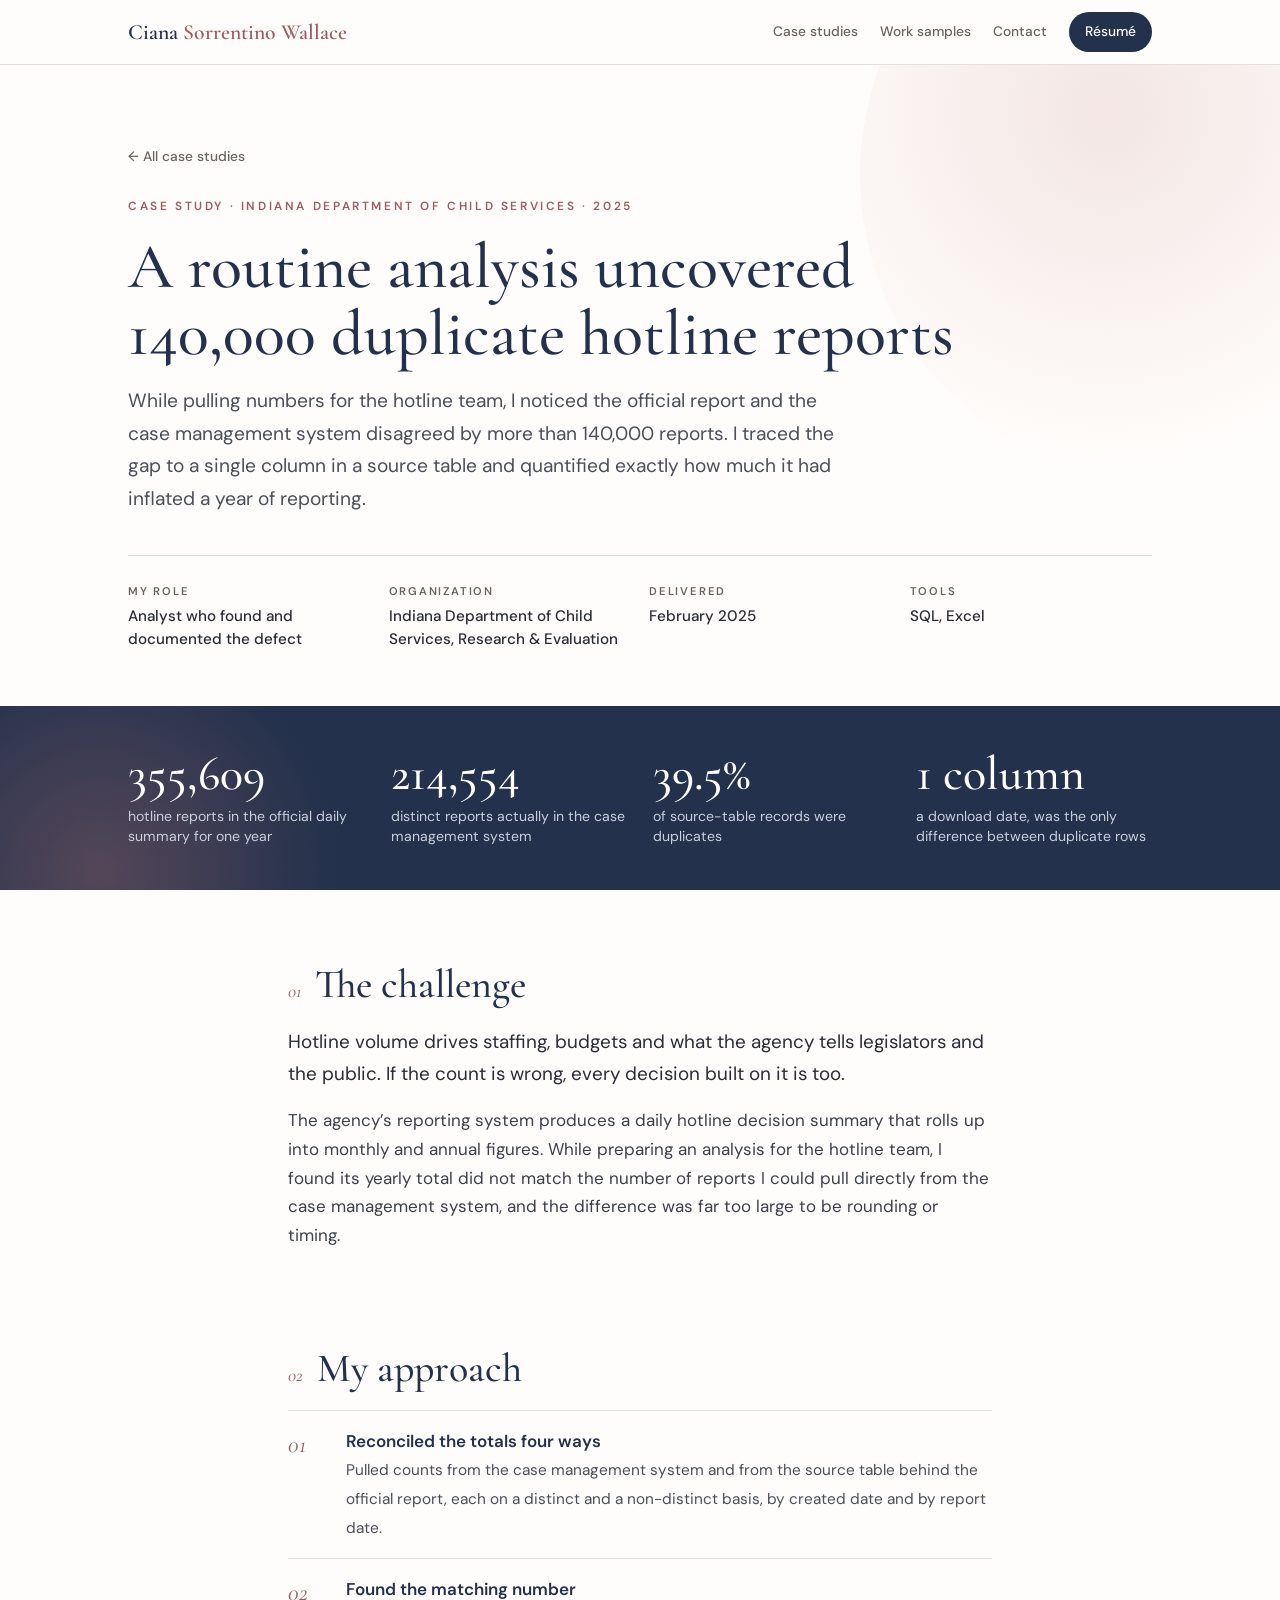
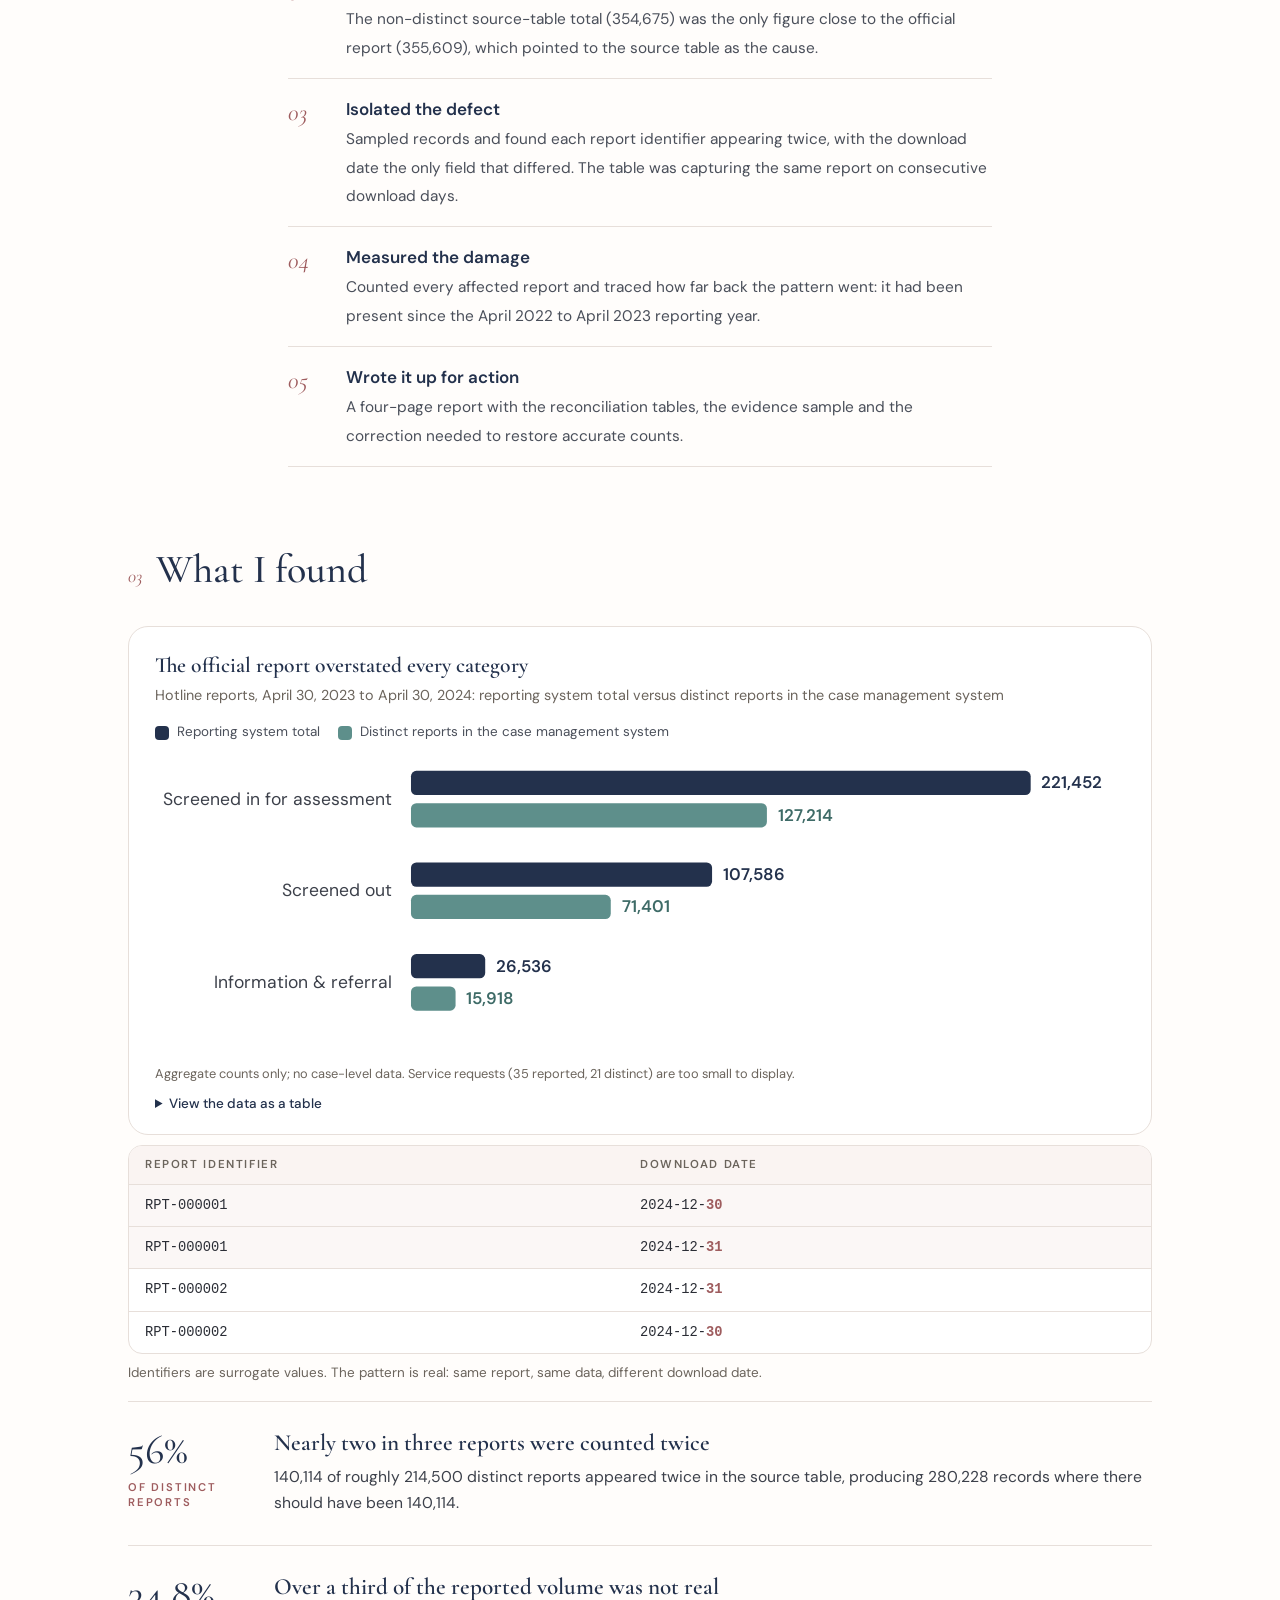
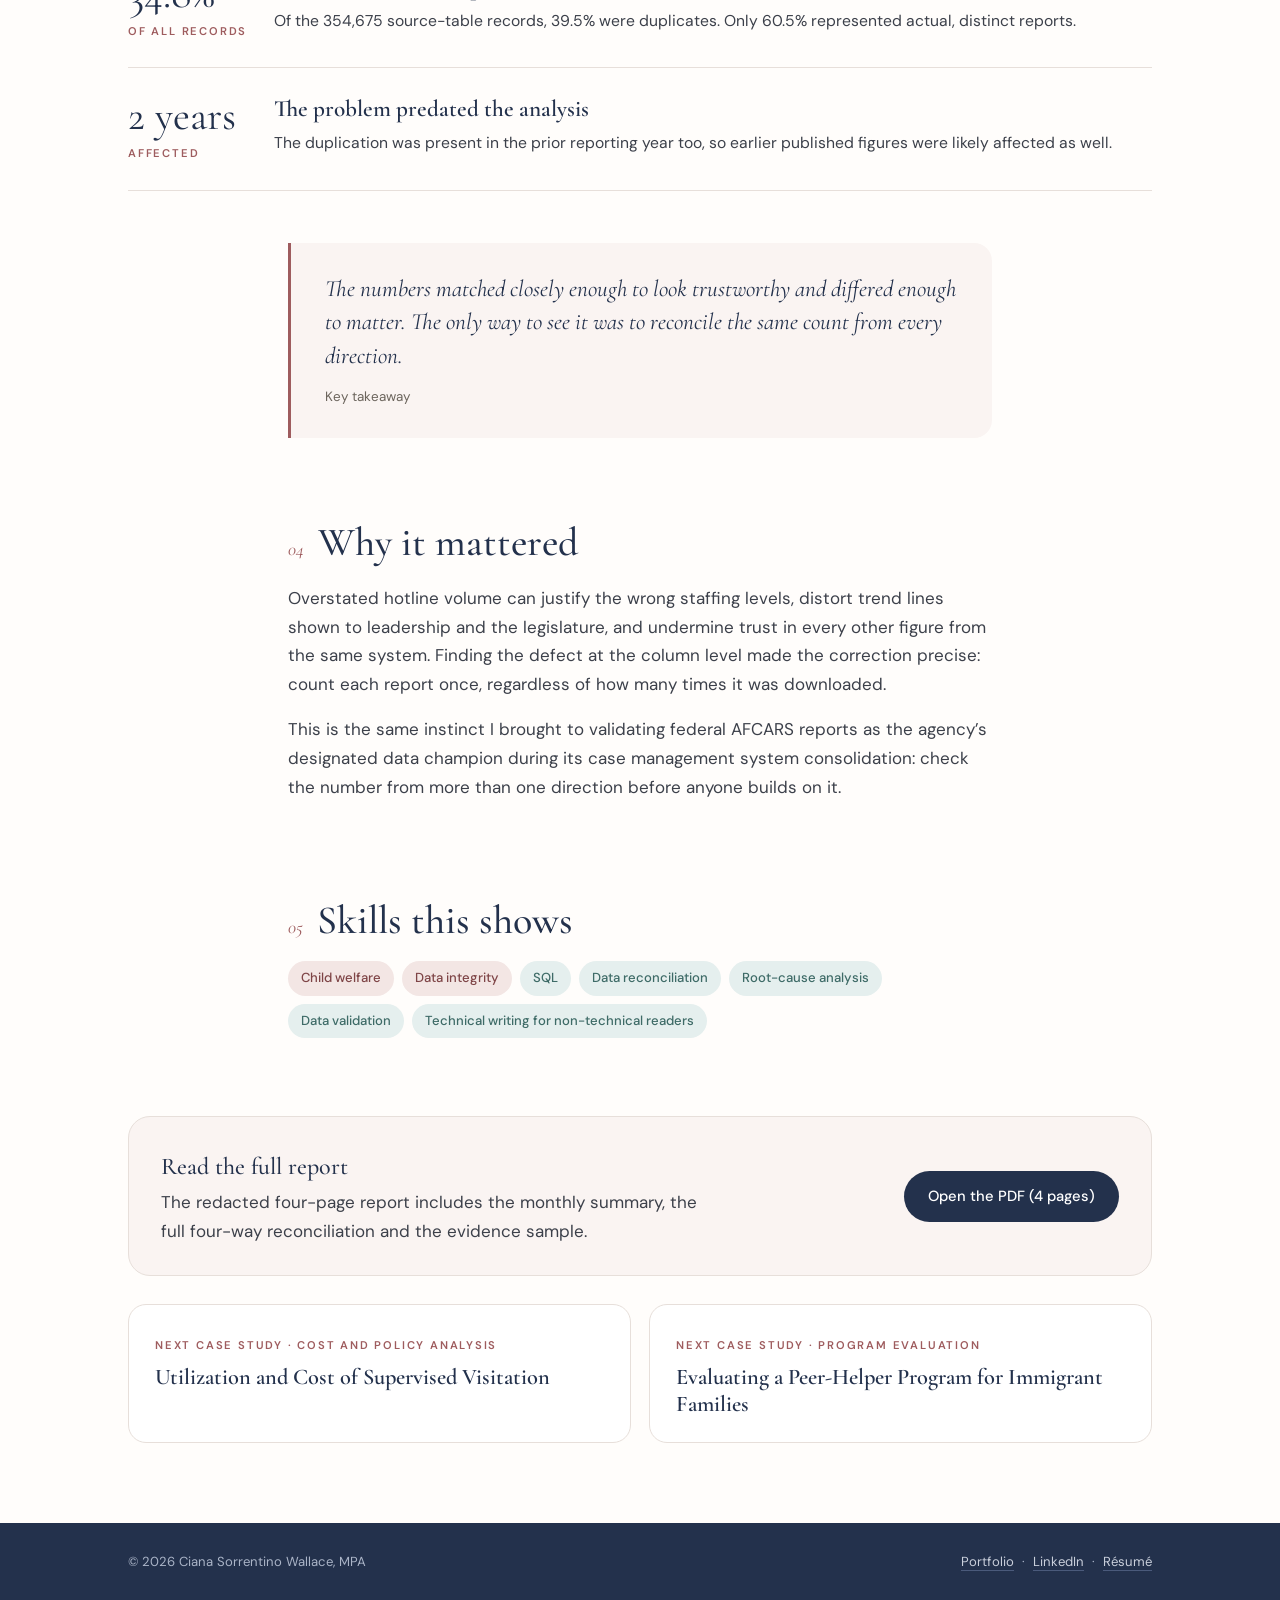
<file: case-studies/hotline-data-discrepancy.html>
<!doctype html>
<html lang="en">
<head>
<meta charset="utf-8">
<meta name="viewport" content="width=device-width, initial-scale=1">
<title>Finding a Hidden Duplication Defect in Hotline Data | Case study | Ciana Sorrentino Wallace, MPA</title>
<meta name="description" content="Case study: how a routine analysis uncovered a duplication defect that inflated a year of child abuse hotline reporting by 39.5 percent.">
<link rel="canonical" href="https://ciana-sorrentino-wallace.github.io/case-studies/hotline-data-discrepancy.html">
<meta name="author" content="Ciana Sorrentino Wallace">
<meta property="og:type" content="article">
<meta property="og:title" content="Finding a Hidden Duplication Defect in Hotline Data | Case study">
<meta property="og:description" content="Case study: how a routine analysis uncovered a duplication defect that inflated a year of child abuse hotline reporting by 39.5 percent.">
<meta property="og:url" content="https://ciana-sorrentino-wallace.github.io/case-studies/hotline-data-discrepancy.html">
<meta property="og:image" content="https://ciana-sorrentino-wallace.github.io/og-image.jpg">
<meta name="twitter:card" content="summary_large_image">
<link rel="icon" href="../favicon.ico" sizes="any">
<link rel="icon" type="image/png" sizes="32x32" href="../favicon-32.png">
<link rel="apple-touch-icon" href="../apple-touch-icon.png">
<meta name="theme-color" content="#23314C">
<link rel="preconnect" href="https://fonts.googleapis.com">
<link rel="preconnect" href="https://fonts.gstatic.com" crossorigin>
<link href="https://fonts.googleapis.com/css2?family=Cormorant+Garamond:ital,wght@0,500;0,600;1,500&family=DM+Sans:opsz,wght@9..40,400;9..40,500;9..40,600&display=swap" rel="stylesheet">
<link rel="stylesheet" href="case.css">
<script src="../assets/motion.js" defer></script>
<script data-goatcounter="https://cianasw.goatcounter.com/count" async src="//gc.zgo.at/count.js"></script>
</head>
<body>
<a class="skip" href="#main">Skip to content</a>
<header class="nav"><div class="wrap">
  <a class="mark" href="../">Ciana <span>Sorrentino Wallace</span></a>
  <nav class="links" aria-label="Site">
    <a class="hide-sm" href="../#case-studies">Case studies</a>
    <a class="hide-sm" href="../#work">Work samples</a>
    <a class="hide-sm" href="../#contact">Contact</a>
    <a class="pill" href="../Ciana_Sorrentino_Wallace_Resume.pdf" target="_blank" rel="noopener" data-goatcounter-click="resume-case">R&eacute;sum&eacute;</a>
  </nav>
</div></header>
<main id="main">
<section class="hero"><div class="wrap">
  <a class="back" href="../#case-studies">&larr; All case studies</a>
  <div class="eyebrow">Case study &middot; Indiana Department of Child Services &middot; 2025</div>
  <h1>A routine analysis uncovered 140,000 duplicate hotline reports</h1>
  <p class="lede">While pulling numbers for the hotline team, I noticed the official report and the case management system disagreed by more than 140,000 reports. I traced the gap to a single column in a source table and quantified exactly how much it had inflated a year of reporting.</p>
  <div class="meta"><div><span>My role</span><b>Analyst who found and documented the defect</b></div><div><span>Organization</span><b>Indiana Department of Child Services, Research &amp; Evaluation</b></div><div><span>Delivered</span><b>February 2025</b></div><div><span>Tools</span><b>SQL, Excel</b></div></div>
</div></section>
<section class="glance" aria-label="At a glance"><div class="wrap"><div class="stats"><div><b>355,609</b><span>hotline reports in the official daily summary for one year</span></div><div><b>214,554</b><span>distinct reports actually in the case management system</span></div><div><b>39.5%</b><span>of source-table records were duplicates</span></div><div><b>1 column</b><span>a download date, was the only difference between duplicate rows</span></div></div></div></section>
<section class="sec"><div class="wrap narrow">
  <div class="lab"><i>01</i><h2>The challenge</h2></div>
  
  <p class="big">Hotline volume drives staffing, budgets and what the agency tells legislators and the public. If the count is wrong, every decision built on it is too.</p>
  <p>The agency&rsquo;s reporting system produces a daily hotline decision summary that rolls up into monthly and annual figures. While preparing an analysis for the hotline team, I found its yearly total did not match the number of reports I could pull directly from the case management system, and the difference was far too large to be rounding or timing.</p>
</div></section>
<section class="sec"><div class="wrap narrow">
  <div class="lab"><i>02</i><h2>My approach</h2></div>
  <ol class="steps"><li><b>Reconciled the totals four ways</b><span>Pulled counts from the case management system and from the source table behind the official report, each on a distinct and a non-distinct basis, by created date and by report date.</span></li><li><b>Found the matching number</b><span>The non-distinct source-table total (354,675) was the only figure close to the official report (355,609), which pointed to the source table as the cause.</span></li><li><b>Isolated the defect</b><span>Sampled records and found each report identifier appearing twice, with the download date the only field that differed. The table was capturing the same report on consecutive download days.</span></li><li><b>Measured the damage</b><span>Counted every affected report and traced how far back the pattern went: it had been present since the April 2022 to April 2023 reporting year.</span></li><li><b>Wrote it up for action</b><span>A four-page report with the reconciliation tables, the evidence sample and the correction needed to restore accurate counts.</span></li></ol>
</div></section>
<section class="sec"><div class="wrap">
  <div class="lab"><i>03</i><h2>What I found</h2></div>
  <figure class="chart">
  <div class="ct">The official report overstated every category</div>
  <div class="cs">Hotline reports, April 30, 2023 to April 30, 2024: reporting system total versus distinct reports in the case management system</div>
  <div class="legend"><span><i style="background:#23314C"></i>Reporting system total</span><span><i style="background:#5E8F8B"></i>Distinct reports in the case management system</span></div>
  <div class="sv" tabindex="0" role="region" aria-label="Chart, scrolls sideways on small screens"><svg viewBox="0 0 720 224" role="img" aria-labelledby="c2t c2d"><title id="c2t">Reported versus actual hotline reports by decision</title><desc id="c2d">For every hotline decision type, the reporting system total was far higher than the count of distinct reports in the case management system.</desc><text x="176" y="39.0" text-anchor="end" font-size="13" fill="#3C404A">Screened in for assessment</text><rect class="bar" tabindex="0" role="img" aria-label="Screened in for assessment, reporting system total: 221,452" data-tip="Reporting system total: 221,452" x="190" y="14" width="460.0" height="18" rx="4" fill="#23314C"/><text class="val" x="658.0" y="27" font-size="12.5" fill="#23314C" font-weight="600">221,452</text><rect class="bar" tabindex="0" role="img" aria-label="Screened in for assessment, distinct reports: 127,214 (43% fewer)" data-tip="Distinct reports: 127,214 (43% fewer)" x="190" y="38" width="264.2" height="18" rx="4" fill="#5E8F8B"/><text class="val" x="462.2" y="51" font-size="12.5" fill="#3E6B67" font-weight="600">127,214</text><text x="176" y="107.0" text-anchor="end" font-size="13" fill="#3C404A">Screened out</text><rect class="bar" tabindex="0" role="img" aria-label="Screened out, reporting system total: 107,586" data-tip="Reporting system total: 107,586" x="190" y="82" width="223.5" height="18" rx="4" fill="#23314C"/><text class="val" x="421.5" y="95" font-size="12.5" fill="#23314C" font-weight="600">107,586</text><rect class="bar" tabindex="0" role="img" aria-label="Screened out, distinct reports: 71,401 (34% fewer)" data-tip="Distinct reports: 71,401 (34% fewer)" x="190" y="106" width="148.3" height="18" rx="4" fill="#5E8F8B"/><text class="val" x="346.3" y="119" font-size="12.5" fill="#3E6B67" font-weight="600">71,401</text><text x="176" y="175.0" text-anchor="end" font-size="13" fill="#3C404A">Information &amp; referral</text><rect class="bar" tabindex="0" role="img" aria-label="Information &amp; referral, reporting system total: 26,536" data-tip="Reporting system total: 26,536" x="190" y="150" width="55.1" height="18" rx="4" fill="#23314C"/><text class="val" x="253.1" y="163" font-size="12.5" fill="#23314C" font-weight="600">26,536</text><rect class="bar" tabindex="0" role="img" aria-label="Information &amp; referral, distinct reports: 15,918 (40% fewer)" data-tip="Distinct reports: 15,918 (40% fewer)" x="190" y="174" width="33.1" height="18" rx="4" fill="#5E8F8B"/><text class="val" x="231.1" y="187" font-size="12.5" fill="#3E6B67" font-weight="600">15,918</text></svg></div>
  <figcaption>Aggregate counts only; no case-level data. Service requests (35 reported, 21 distinct) are too small to display.</figcaption>
  <details><summary>View the data as a table</summary><table><thead><tr><th scope="col">Decision</th><th scope="col">Reporting system total</th><th scope="col">Distinct reports (case management system)</th></tr></thead><tbody><tr><td>Screened in for assessment</td><td>221,452</td><td>127,214</td></tr><tr><td>Screened out</td><td>107,586</td><td>71,401</td></tr><tr><td>Information &amp; referral</td><td>26,536</td><td>15,918</td></tr><tr><td>All decisions</td><td>355,609</td><td>214,554</td></tr></tbody></table></details>
</figure>
  <div class="dups" role="table" aria-label="Sample of duplicated source-table rows (surrogate identifiers)">
    <div role="row"><span role="columnheader">Report identifier</span><span role="columnheader">Download date</span></div>
    <div class="pair" role="row"><span role="cell">RPT-000001</span><span role="cell">2024-12-<em>30</em></span></div>
    <div class="pair" role="row"><span role="cell">RPT-000001</span><span role="cell">2024-12-<em>31</em></span></div>
    <div role="row"><span role="cell">RPT-000002</span><span role="cell">2024-12-<em>31</em></span></div>
    <div role="row"><span role="cell">RPT-000002</span><span role="cell">2024-12-<em>30</em></span></div>
  </div>
  <p style="font-size:.84rem;color:#6B645C;margin-top:8px">Identifiers are surrogate values. The pattern is real: same report, same data, different download date.</p><div class="finding"><div class="n">65%<small>Of distinct reports</small></div><div><h3>Nearly two in three reports were counted twice</h3><p>140,114 of roughly 214,500 distinct reports appeared twice in the source table, producing 280,228 records where there should have been 140,114.</p></div></div><div class="finding"><div class="n">39.5%<small>Of all records</small></div><div><h3>Over a third of the reported volume was not real</h3><p>Of the 354,675 source-table records, 39.5% were duplicates. Only 60.5% represented actual, distinct reports.</p></div></div><div class="finding"><div class="n">2 years<small>Affected</small></div><div><h3>The problem predated the analysis</h3><p>The duplication was present in the prior reporting year too, so earlier published figures were likely affected as well.</p></div></div>
</div></section>
<div class="wrap narrow"><blockquote class="pull"><p>The numbers matched closely enough to look trustworthy and differed enough to matter. The only way to see it was to reconcile the same count from every direction.</p><cite>Key takeaway</cite></blockquote></div><section class="sec"><div class="wrap narrow">
  <div class="lab"><i>04</i><h2>Why it mattered</h2></div>
  
  <p>Overstated hotline volume can justify the wrong staffing levels, distort trend lines shown to leadership and the legislature, and undermine trust in every other figure from the same system. Finding the defect at the column level made the correction precise: count each report once, regardless of how many times it was downloaded.</p>
  <p>This is the same instinct I brought to validating federal AFCARS reports as the agency&rsquo;s designated data champion during its case management system consolidation: check the number from more than one direction before anyone builds on it.</p>
</div></section>
<section class="sec"><div class="wrap narrow">
  <div class="lab"><i>05</i><h2>Skills this shows</h2></div>
  <div class="chips"><span class="chip rose">Child welfare</span><span class="chip rose">Data integrity</span><span class="chip">SQL</span><span class="chip">Data reconciliation</span><span class="chip">Root-cause analysis</span><span class="chip">Data validation</span><span class="chip">Technical writing for non-technical readers</span></div>
</div></section>
<div class="wrap"><div class="report">
  <p><b>Read the full report</b>The redacted four-page report includes the monthly summary, the full four-way reconciliation and the evidence sample.</p>
  <a class="btn primary" href="../07_Hotline_Data_Discrepancy_Report.pdf" target="_blank" rel="noopener" data-goatcounter-click="case-pdf-07">Open the PDF (4 pages)</a>
</div></div>

  <div class="wrap"><div class="next"><a href="supervised-visitation-cost-analysis.html"><small>Next case study &middot; Cost and policy analysis</small><b>Utilization and Cost of Supervised Visitation</b></a><a href="natural-helpers-evaluation.html"><small>Next case study &middot; Program evaluation</small><b>Evaluating a Peer-Helper Program for Immigrant Families</b></a></div></div>
</main>
<footer><div class="wrap"><span>&copy; 2026 Ciana Sorrentino Wallace, MPA</span><span><a href="../">Portfolio</a> &nbsp;&middot;&nbsp; <a href="https://www.linkedin.com/in/cianasorrentino/" target="_blank" rel="noopener">LinkedIn</a> &nbsp;&middot;&nbsp; <a href="../Ciana_Sorrentino_Wallace_Resume.pdf" target="_blank" rel="noopener">R&eacute;sum&eacute;</a></span></div></footer>
</body>
</html>
</file>
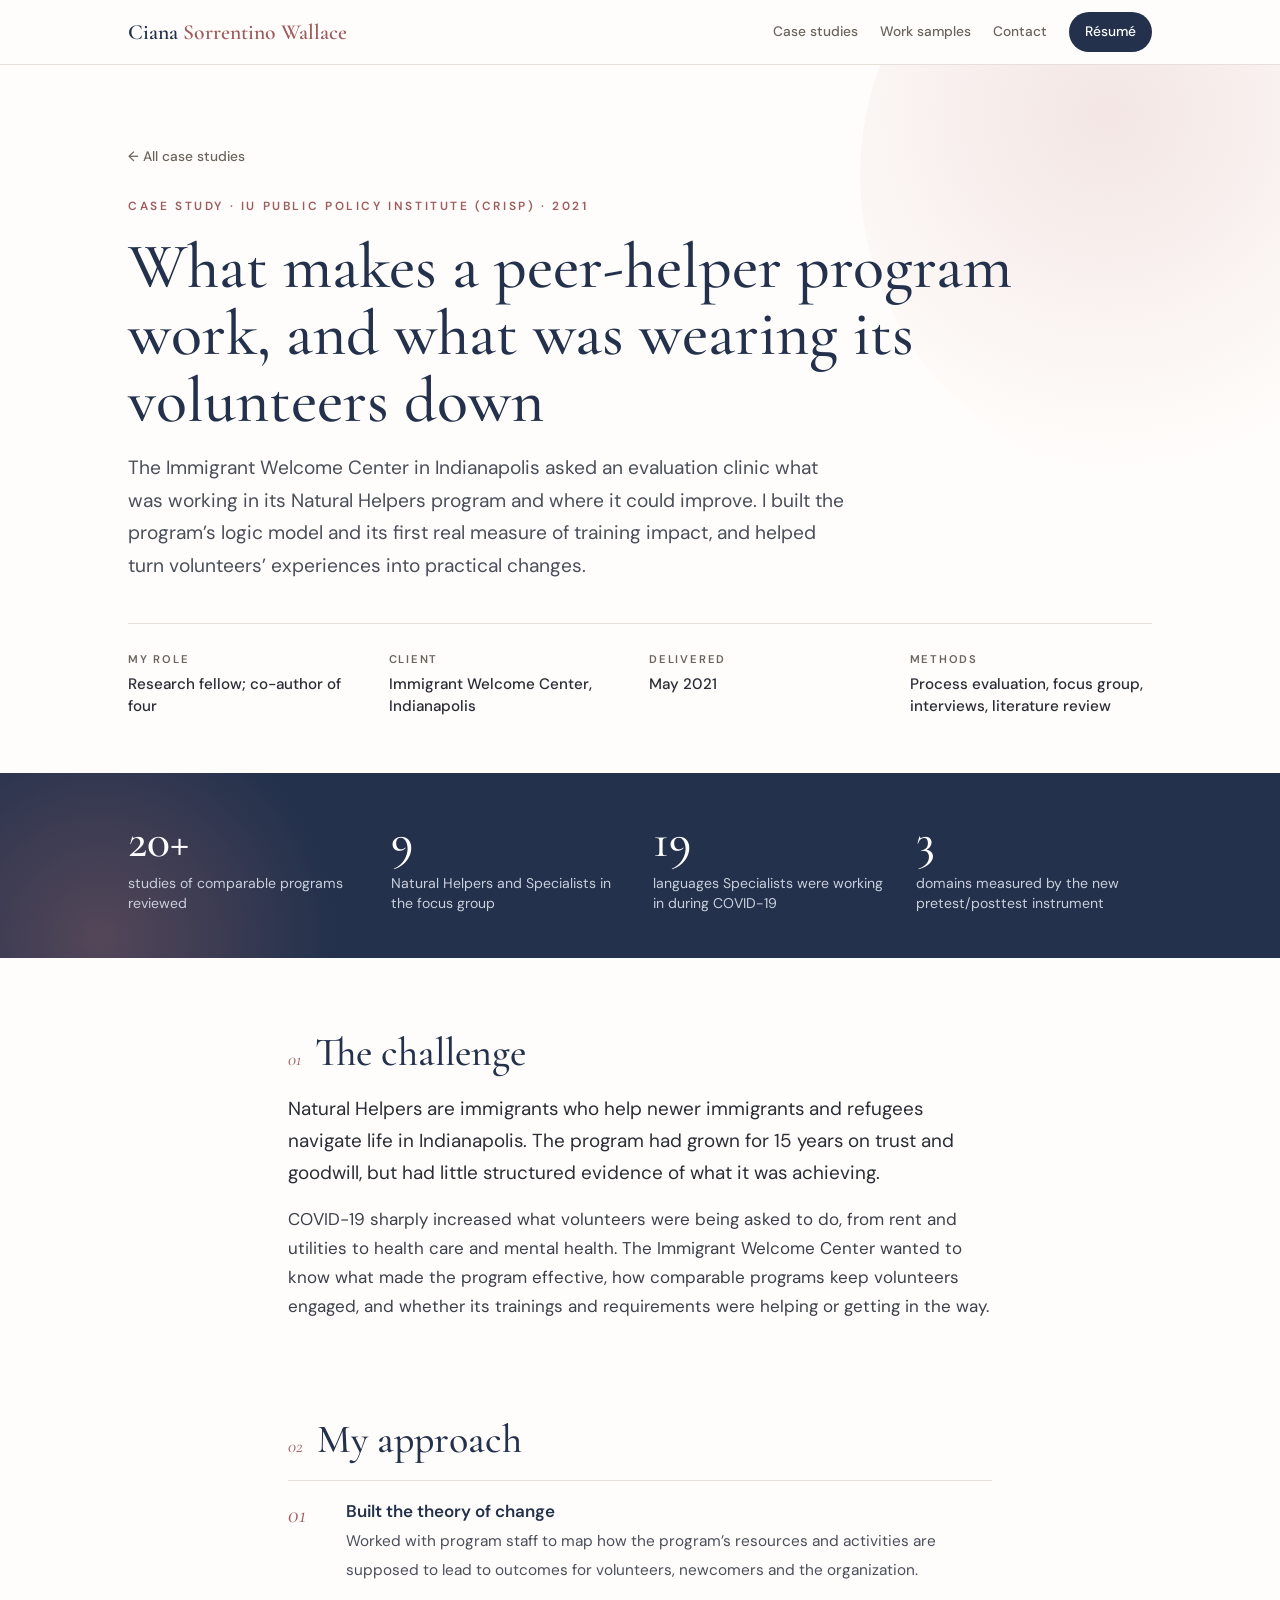
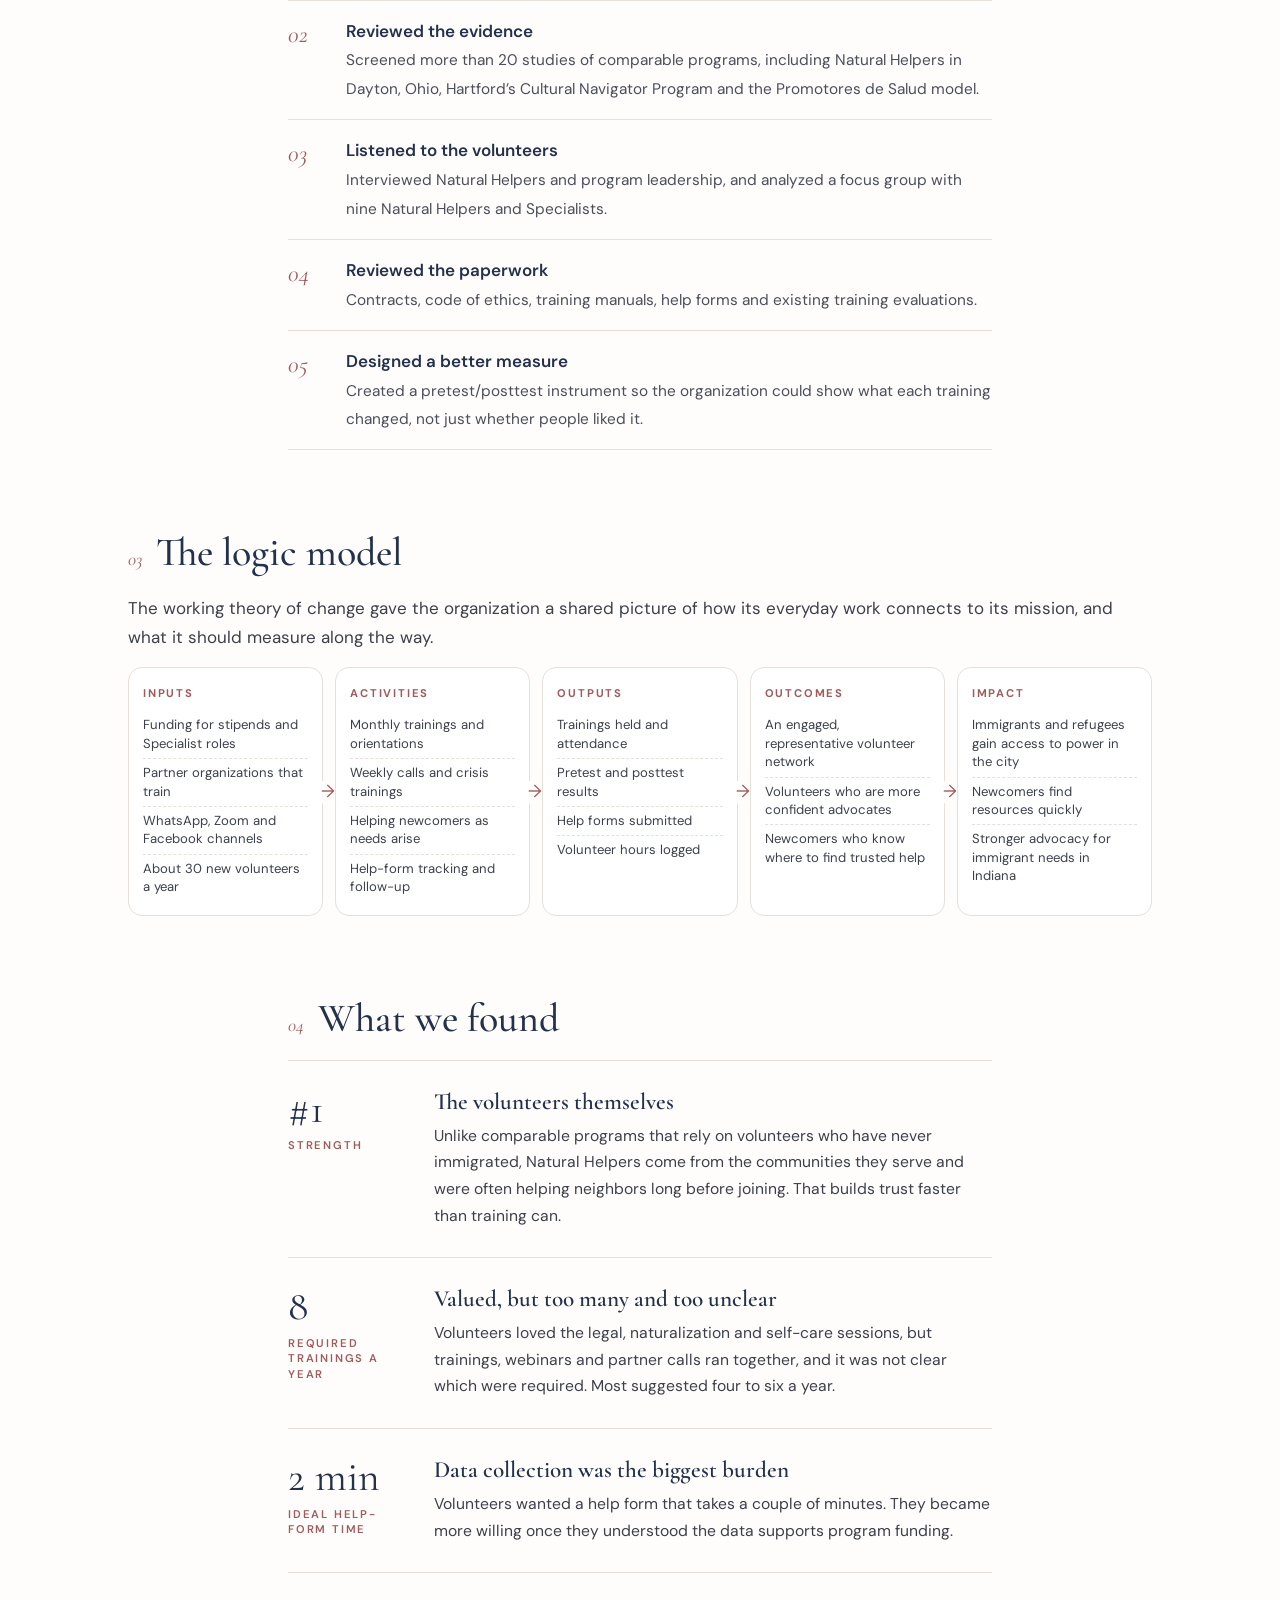
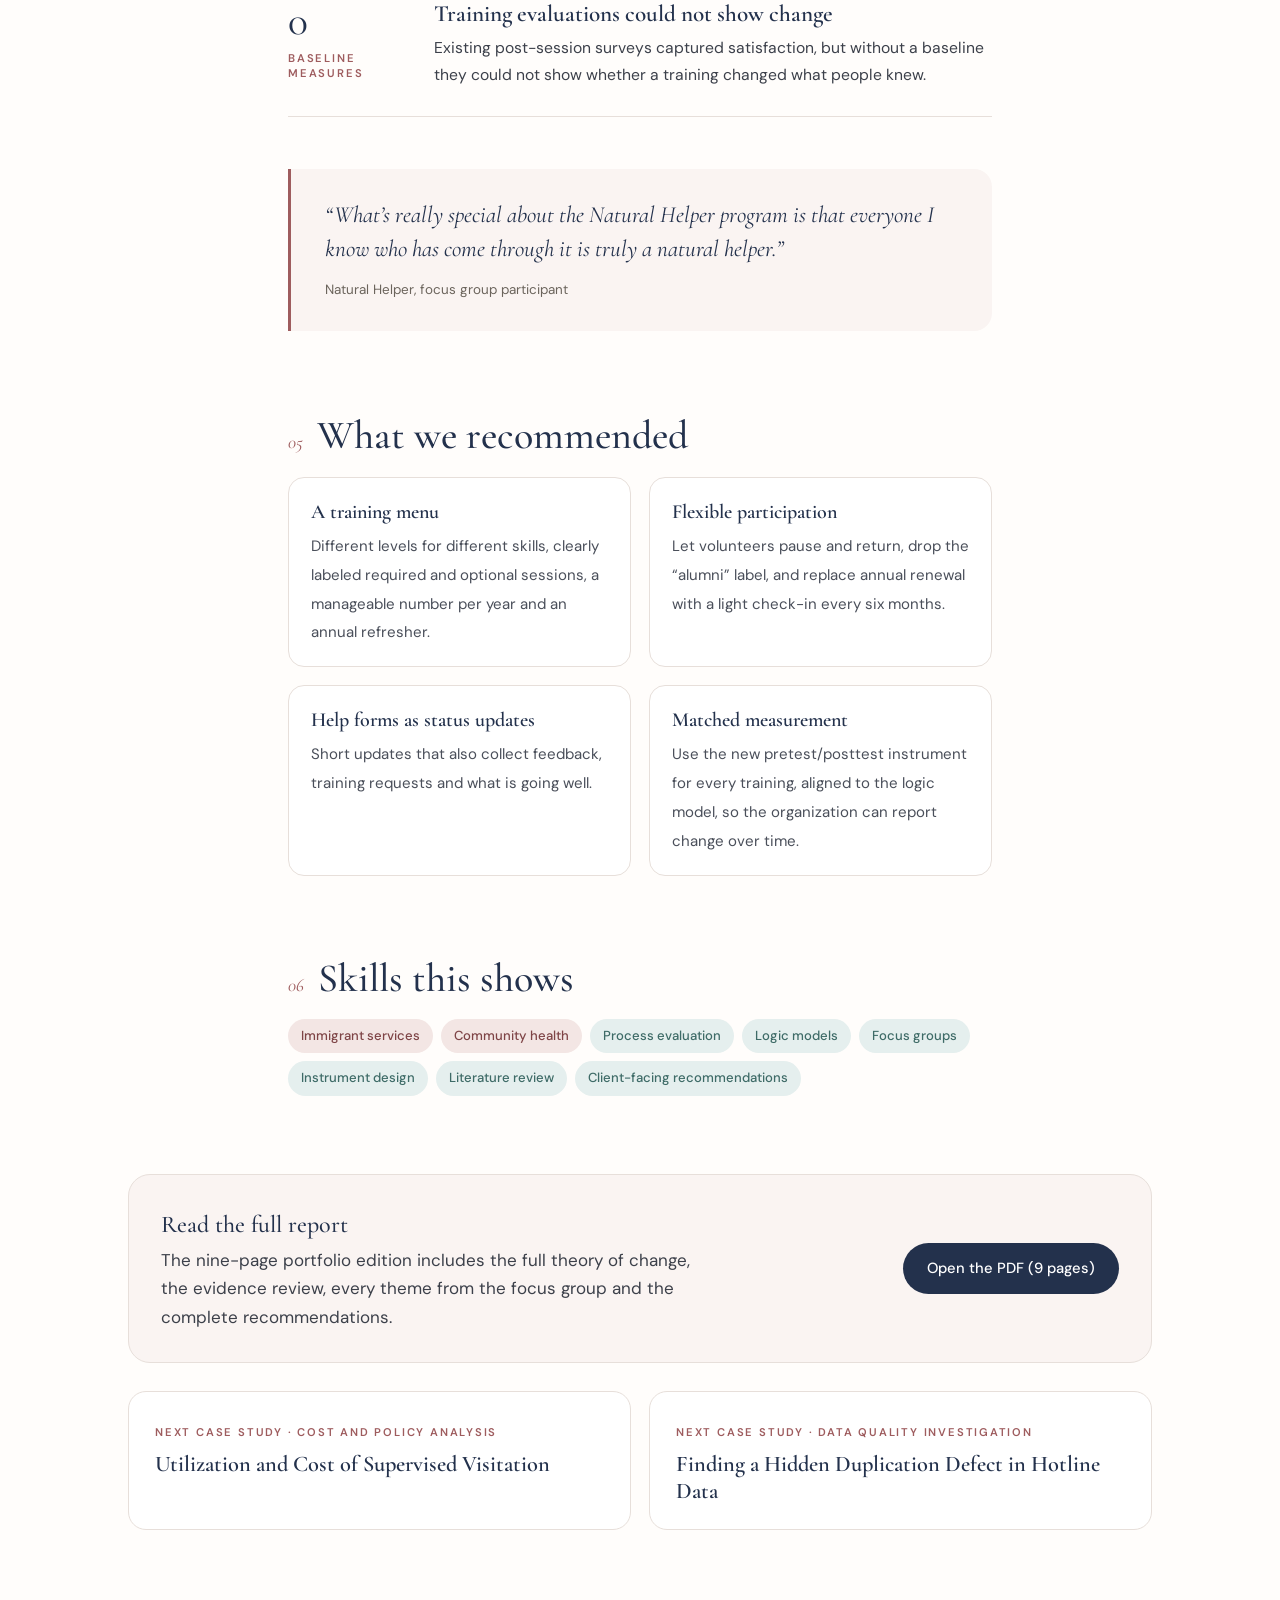
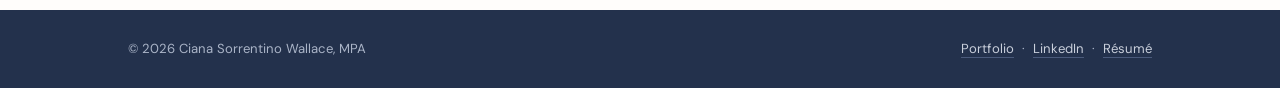
<file: case-studies/natural-helpers-evaluation.html>
<!doctype html>
<html lang="en">
<head>
<meta charset="utf-8">
<meta name="viewport" content="width=device-width, initial-scale=1">
<title>Evaluating a Peer-Helper Program for Immigrant Families | Case study | Ciana Sorrentino Wallace, MPA</title>
<meta name="description" content="Case study: a process evaluation of the Immigrant Welcome Center's Natural Helpers peer-volunteer program, with a logic model, focus group findings and a pretest/posttest instrument.">
<link rel="canonical" href="https://ciana-sorrentino-wallace.github.io/case-studies/natural-helpers-evaluation.html">
<meta name="author" content="Ciana Sorrentino Wallace">
<meta property="og:type" content="article">
<meta property="og:title" content="Evaluating a Peer-Helper Program for Immigrant Families | Case study">
<meta property="og:description" content="Case study: a process evaluation of the Immigrant Welcome Center's Natural Helpers peer-volunteer program, with a logic model, focus group findings and a pretest/posttest instrument.">
<meta property="og:url" content="https://ciana-sorrentino-wallace.github.io/case-studies/natural-helpers-evaluation.html">
<meta property="og:image" content="https://ciana-sorrentino-wallace.github.io/og-image.jpg">
<meta name="twitter:card" content="summary_large_image">
<link rel="icon" href="../favicon.ico" sizes="any">
<link rel="icon" type="image/png" sizes="32x32" href="../favicon-32.png">
<link rel="apple-touch-icon" href="../apple-touch-icon.png">
<meta name="theme-color" content="#23314C">
<link rel="preconnect" href="https://fonts.googleapis.com">
<link rel="preconnect" href="https://fonts.gstatic.com" crossorigin>
<link href="https://fonts.googleapis.com/css2?family=Cormorant+Garamond:ital,wght@0,500;0,600;1,500&family=DM+Sans:opsz,wght@9..40,400;9..40,500;9..40,600&display=swap" rel="stylesheet">
<link rel="stylesheet" href="case.css">
<script src="../assets/motion.js" defer></script>
<script data-goatcounter="https://cianasw.goatcounter.com/count" async src="//gc.zgo.at/count.js"></script>
</head>
<body>
<a class="skip" href="#main">Skip to content</a>
<header class="nav"><div class="wrap">
  <a class="mark" href="../">Ciana <span>Sorrentino Wallace</span></a>
  <nav class="links" aria-label="Site">
    <a class="hide-sm" href="../#case-studies">Case studies</a>
    <a class="hide-sm" href="../#work">Work samples</a>
    <a class="hide-sm" href="../#contact">Contact</a>
    <a class="pill" href="../Ciana_Sorrentino_Wallace_Resume.pdf" target="_blank" rel="noopener" data-goatcounter-click="resume-case">R&eacute;sum&eacute;</a>
  </nav>
</div></header>
<main id="main">
<section class="hero"><div class="wrap">
  <a class="back" href="../#case-studies">&larr; All case studies</a>
  <div class="eyebrow">Case study &middot; IU Public Policy Institute (CRISP) &middot; 2021</div>
  <h1>What makes a peer-helper program work, and what was wearing its volunteers down</h1>
  <p class="lede">The Immigrant Welcome Center in Indianapolis asked an evaluation clinic what was working in its Natural Helpers program and where it could improve. I built the program&rsquo;s logic model and its first real measure of training impact, and helped turn volunteers&rsquo; experiences into practical changes.</p>
  <div class="meta"><div><span>My role</span><b>Research fellow; co-author of four</b></div><div><span>Client</span><b>Immigrant Welcome Center, Indianapolis</b></div><div><span>Delivered</span><b>May 2021</b></div><div><span>Methods</span><b>Process evaluation, focus group, interviews, literature review</b></div></div>
</div></section>
<section class="glance" aria-label="At a glance"><div class="wrap"><div class="stats"><div><b>20+</b><span>studies of comparable programs reviewed</span></div><div><b>9</b><span>Natural Helpers and Specialists in the focus group</span></div><div><b>19</b><span>languages Specialists were working in during COVID-19</span></div><div><b>3</b><span>domains measured by the new pretest/posttest instrument</span></div></div></div></section>
<section class="sec"><div class="wrap narrow">
  <div class="lab"><i>01</i><h2>The challenge</h2></div>
  
  <p class="big">Natural Helpers are immigrants who help newer immigrants and refugees navigate life in Indianapolis. The program had grown for 15 years on trust and goodwill, but had little structured evidence of what it was achieving.</p>
  <p>COVID-19 sharply increased what volunteers were being asked to do, from rent and utilities to health care and mental health. The Immigrant Welcome Center wanted to know what made the program effective, how comparable programs keep volunteers engaged, and whether its trainings and requirements were helping or getting in the way.</p>
</div></section>
<section class="sec"><div class="wrap narrow">
  <div class="lab"><i>02</i><h2>My approach</h2></div>
  <ol class="steps"><li><b>Built the theory of change</b><span>Worked with program staff to map how the program&rsquo;s resources and activities are supposed to lead to outcomes for volunteers, newcomers and the organization.</span></li><li><b>Reviewed the evidence</b><span>Screened more than 20 studies of comparable programs, including Natural Helpers in Dayton, Ohio, Hartford&rsquo;s Cultural Navigator Program and the Promotores de Salud model.</span></li><li><b>Listened to the volunteers</b><span>Interviewed Natural Helpers and program leadership, and analyzed a focus group with nine Natural Helpers and Specialists.</span></li><li><b>Reviewed the paperwork</b><span>Contracts, code of ethics, training manuals, help forms and existing training evaluations.</span></li><li><b>Designed a better measure</b><span>Created a pretest/posttest instrument so the organization could show what each training changed, not just whether people liked it.</span></li></ol>
</div></section>
<section class="sec"><div class="wrap">
  <div class="lab"><i>03</i><h2>The logic model</h2></div>
  <p>The working theory of change gave the organization a shared picture of how its everyday work connects to its mission, and what it should measure along the way.</p><div class="lm" aria-label="Logic model">
  <div><h4>Inputs</h4><ul><li>Funding for stipends and Specialist roles</li><li>Partner organizations that train</li><li>WhatsApp, Zoom and Facebook channels</li><li>About 30 new volunteers a year</li></ul></div>
  <div><h4>Activities</h4><ul><li>Monthly trainings and orientations</li><li>Weekly calls and crisis trainings</li><li>Helping newcomers as needs arise</li><li>Help-form tracking and follow-up</li></ul></div>
  <div><h4>Outputs</h4><ul><li>Trainings held and attendance</li><li>Pretest and posttest results</li><li>Help forms submitted</li><li>Volunteer hours logged</li></ul></div>
  <div><h4>Outcomes</h4><ul><li>An engaged, representative volunteer network</li><li>Volunteers who are more confident advocates</li><li>Newcomers who know where to find trusted help</li></ul></div>
  <div><h4>Impact</h4><ul><li>Immigrants and refugees gain access to power in the city</li><li>Newcomers find resources quickly</li><li>Stronger advocacy for immigrant needs in Indiana</li></ul></div>
</div>
</div></section>
<section class="sec"><div class="wrap narrow">
  <div class="lab"><i>04</i><h2>What we found</h2></div>
  <div class="finding"><div class="n">#1<small>Strength</small></div><div><h3>The volunteers themselves</h3><p>Unlike comparable programs that rely on volunteers who have never immigrated, Natural Helpers come from the communities they serve and were often helping neighbors long before joining. That builds trust faster than training can.</p></div></div><div class="finding"><div class="n">8<small>Required trainings a year</small></div><div><h3>Valued, but too many and too unclear</h3><p>Volunteers loved the legal, naturalization and self-care sessions, but trainings, webinars and partner calls ran together, and it was not clear which were required. Most suggested four to six a year.</p></div></div><div class="finding"><div class="n">2 min<small>Ideal help-form time</small></div><div><h3>Data collection was the biggest burden</h3><p>Volunteers wanted a help form that takes a couple of minutes. They became more willing once they understood the data supports program funding.</p></div></div><div class="finding"><div class="n">0<small>Baseline measures</small></div><div><h3>Training evaluations could not show change</h3><p>Existing post-session surveys captured satisfaction, but without a baseline they could not show whether a training changed what people knew.</p></div></div>
</div></section>
<div class="wrap narrow"><blockquote class="pull"><p>&ldquo;What&rsquo;s really special about the Natural Helper program is that everyone I know who has come through it is truly a natural helper.&rdquo;</p><cite>Natural Helper, focus group participant</cite></blockquote></div><section class="sec"><div class="wrap narrow">
  <div class="lab"><i>05</i><h2>What we recommended</h2></div>
  <div class="recs"><div><b>A training menu</b><span>Different levels for different skills, clearly labeled required and optional sessions, a manageable number per year and an annual refresher.</span></div><div><b>Flexible participation</b><span>Let volunteers pause and return, drop the &ldquo;alumni&rdquo; label, and replace annual renewal with a light check-in every six months.</span></div><div><b>Help forms as status updates</b><span>Short updates that also collect feedback, training requests and what is going well.</span></div><div><b>Matched measurement</b><span>Use the new pretest/posttest instrument for every training, aligned to the logic model, so the organization can report change over time.</span></div></div>
</div></section>
<section class="sec"><div class="wrap narrow">
  <div class="lab"><i>06</i><h2>Skills this shows</h2></div>
  <div class="chips"><span class="chip rose">Immigrant services</span><span class="chip rose">Community health</span><span class="chip">Process evaluation</span><span class="chip">Logic models</span><span class="chip">Focus groups</span><span class="chip">Instrument design</span><span class="chip">Literature review</span><span class="chip">Client-facing recommendations</span></div>
</div></section>
<div class="wrap"><div class="report">
  <p><b>Read the full report</b>The nine-page portfolio edition includes the full theory of change, the evidence review, every theme from the focus group and the complete recommendations.</p>
  <a class="btn primary" href="../12_Natural_Helper_Program_Assessment.pdf" target="_blank" rel="noopener" data-goatcounter-click="case-pdf-12">Open the PDF (9 pages)</a>
</div></div>

  <div class="wrap"><div class="next"><a href="supervised-visitation-cost-analysis.html"><small>Next case study &middot; Cost and policy analysis</small><b>Utilization and Cost of Supervised Visitation</b></a><a href="hotline-data-discrepancy.html"><small>Next case study &middot; Data quality investigation</small><b>Finding a Hidden Duplication Defect in Hotline Data</b></a></div></div>
</main>
<footer><div class="wrap"><span>&copy; 2026 Ciana Sorrentino Wallace, MPA</span><span><a href="../">Portfolio</a> &nbsp;&middot;&nbsp; <a href="https://www.linkedin.com/in/cianasorrentino/" target="_blank" rel="noopener">LinkedIn</a> &nbsp;&middot;&nbsp; <a href="../Ciana_Sorrentino_Wallace_Resume.pdf" target="_blank" rel="noopener">R&eacute;sum&eacute;</a></span></div></footer>
</body>
</html>
</file>
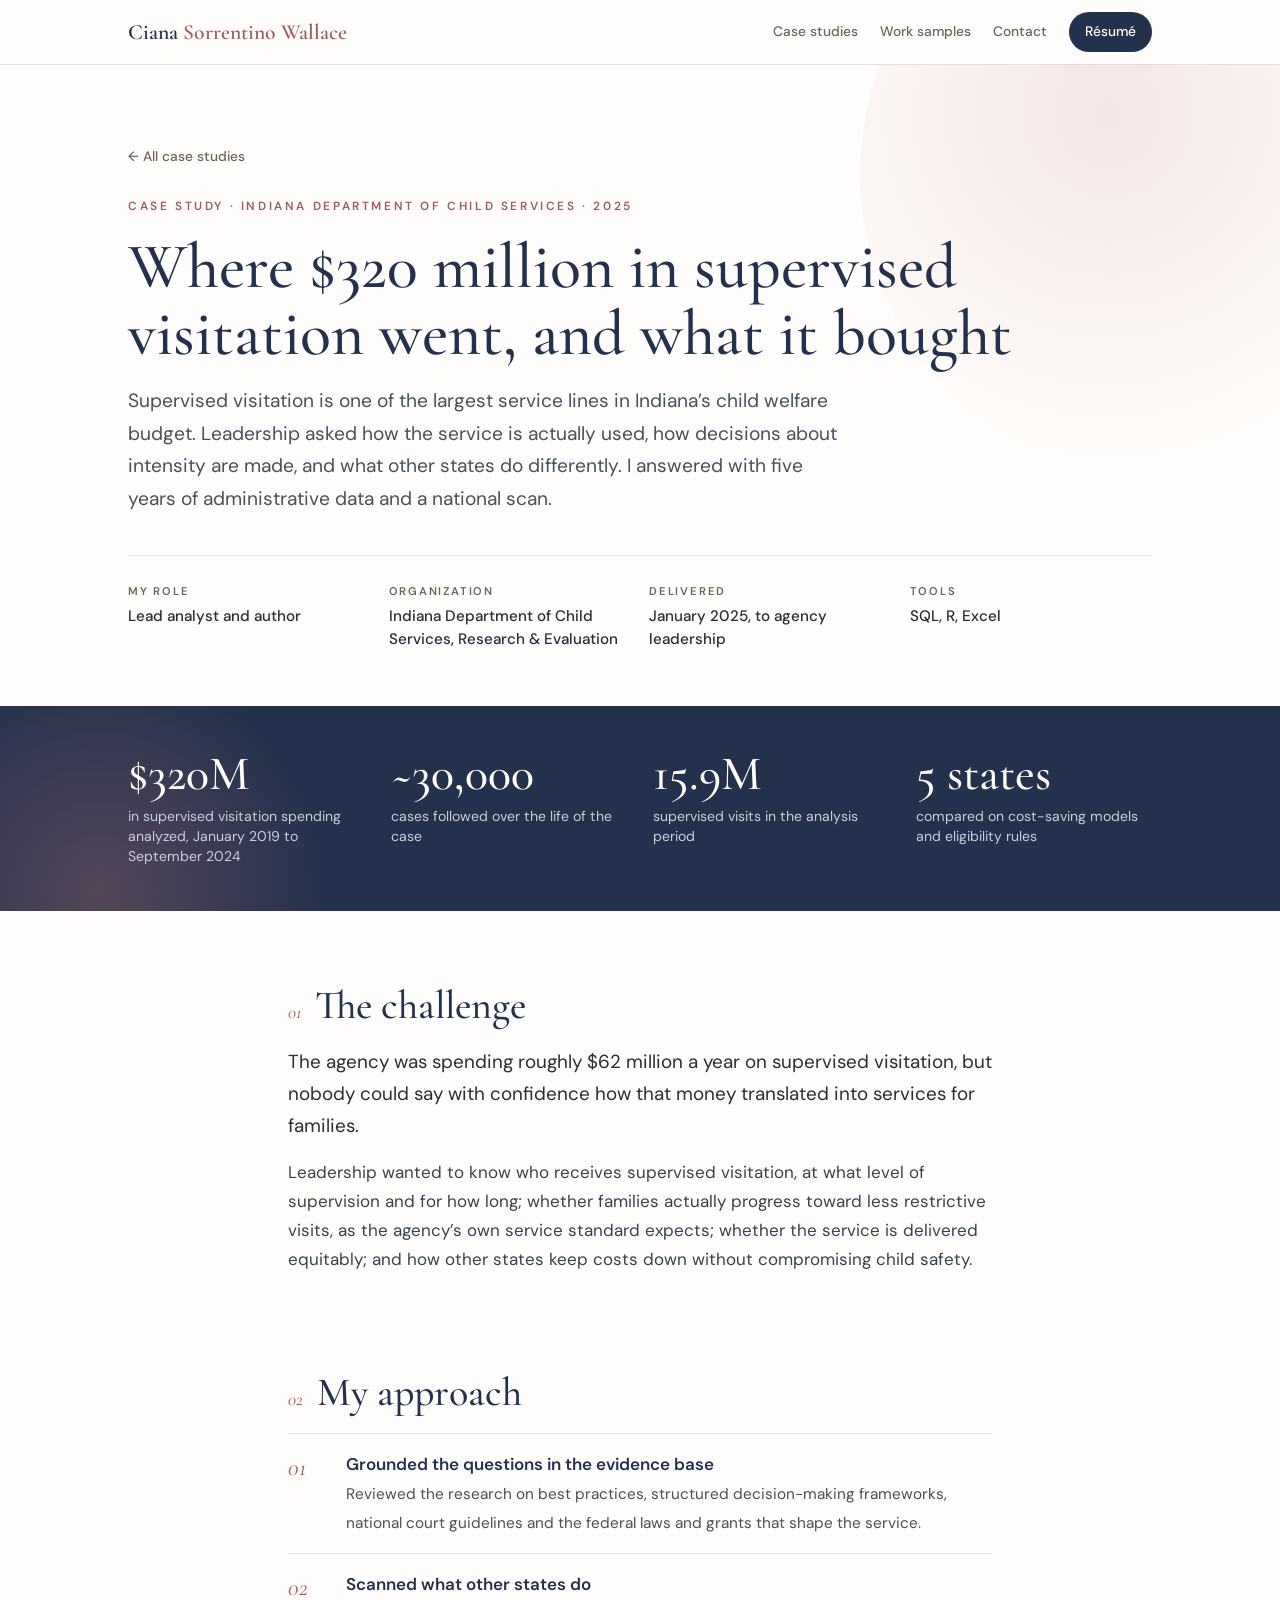
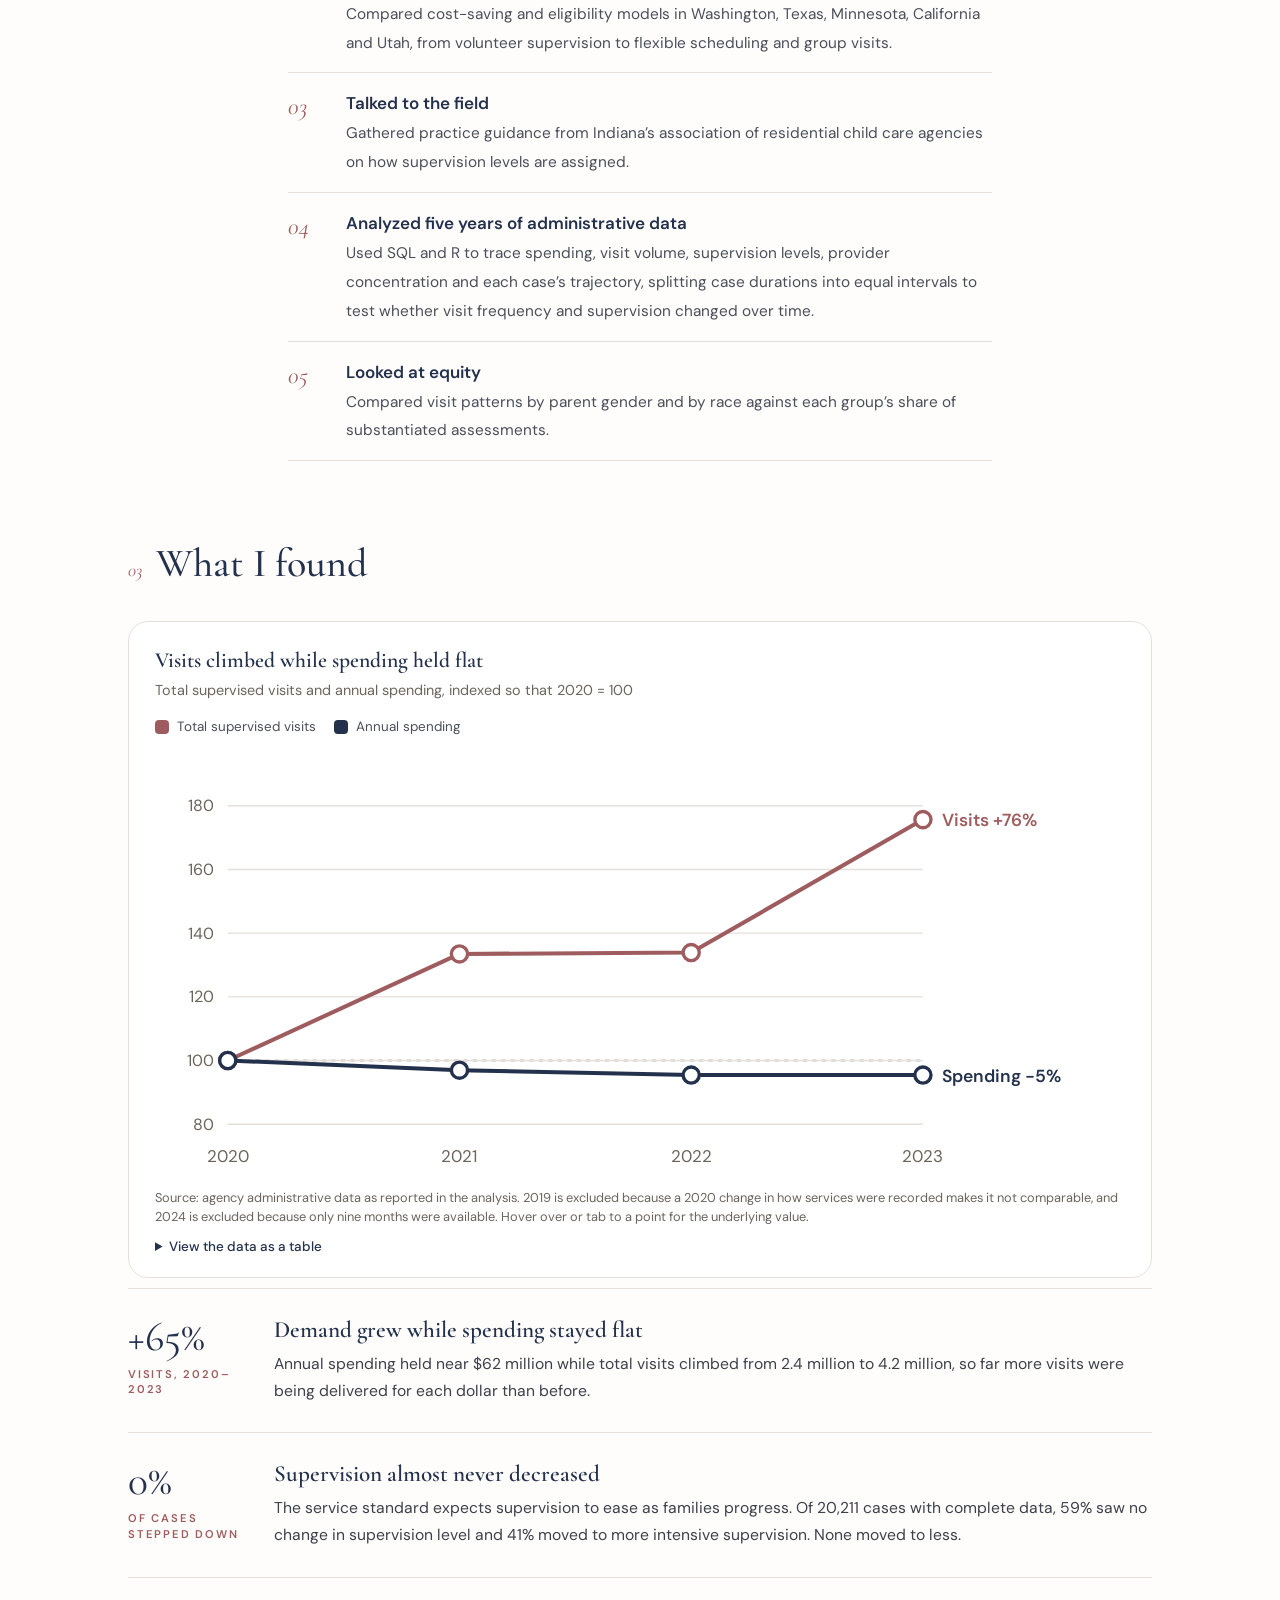
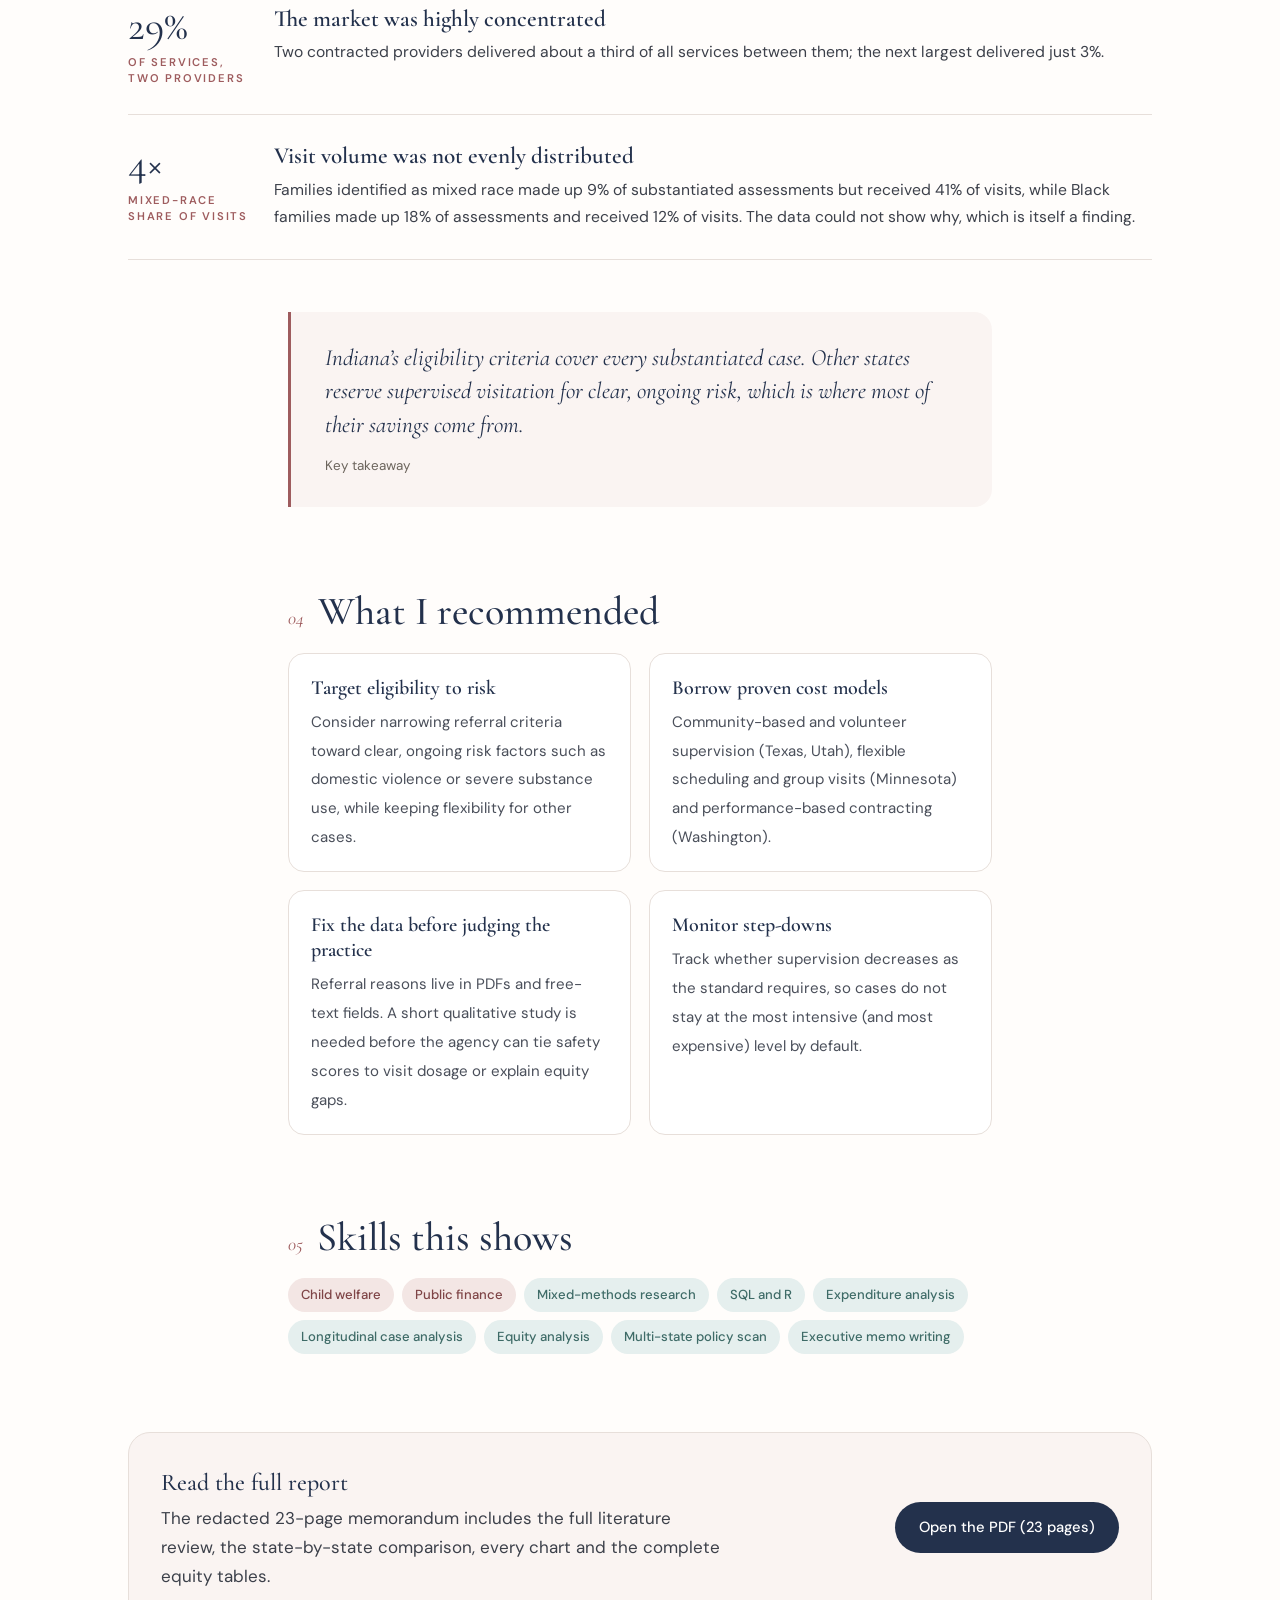
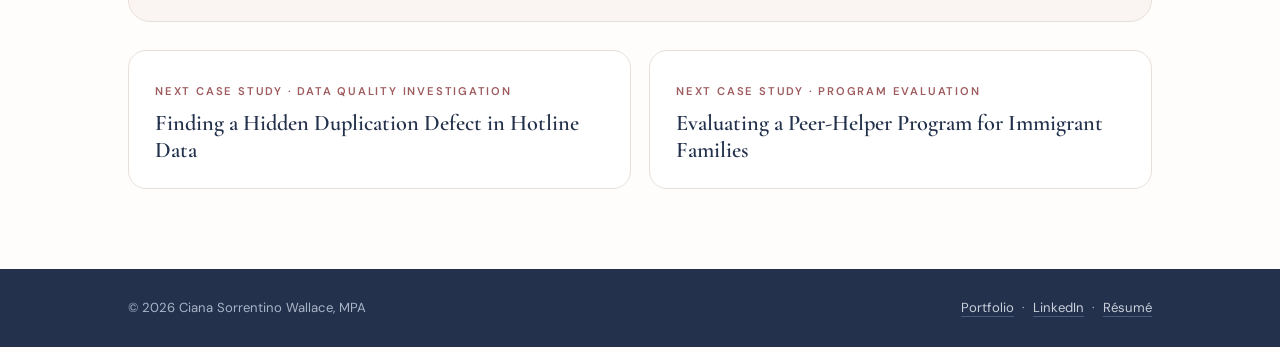
<file: case-studies/supervised-visitation-cost-analysis.html>
<!doctype html>
<html lang="en">
<head>
<meta charset="utf-8">
<meta name="viewport" content="width=device-width, initial-scale=1">
<title>Utilization and Cost of Supervised Visitation | Case study | Ciana Sorrentino Wallace, MPA</title>
<meta name="description" content="Case study: a mixed-methods analysis of statewide supervised visitation utilization, spending, equity and decision-making for the Indiana Department of Child Services.">
<link rel="canonical" href="https://ciana-sorrentino-wallace.github.io/case-studies/supervised-visitation-cost-analysis.html">
<meta name="author" content="Ciana Sorrentino Wallace">
<meta property="og:type" content="article">
<meta property="og:title" content="Utilization and Cost of Supervised Visitation | Case study">
<meta property="og:description" content="Case study: a mixed-methods analysis of statewide supervised visitation utilization, spending, equity and decision-making for the Indiana Department of Child Services.">
<meta property="og:url" content="https://ciana-sorrentino-wallace.github.io/case-studies/supervised-visitation-cost-analysis.html">
<meta property="og:image" content="https://ciana-sorrentino-wallace.github.io/og-image.jpg">
<meta name="twitter:card" content="summary_large_image">
<link rel="icon" href="../favicon.ico" sizes="any">
<link rel="icon" type="image/png" sizes="32x32" href="../favicon-32.png">
<link rel="apple-touch-icon" href="../apple-touch-icon.png">
<meta name="theme-color" content="#23314C">
<link rel="preconnect" href="https://fonts.googleapis.com">
<link rel="preconnect" href="https://fonts.gstatic.com" crossorigin>
<link href="https://fonts.googleapis.com/css2?family=Cormorant+Garamond:ital,wght@0,500;0,600;1,500&family=DM+Sans:opsz,wght@9..40,400;9..40,500;9..40,600&display=swap" rel="stylesheet">
<link rel="stylesheet" href="case.css">
<script src="../assets/motion.js" defer></script>
<script data-goatcounter="https://cianasw.goatcounter.com/count" async src="//gc.zgo.at/count.js"></script>
</head>
<body>
<a class="skip" href="#main">Skip to content</a>
<header class="nav"><div class="wrap">
  <a class="mark" href="../">Ciana <span>Sorrentino Wallace</span></a>
  <nav class="links" aria-label="Site">
    <a class="hide-sm" href="../#case-studies">Case studies</a>
    <a class="hide-sm" href="../#work">Work samples</a>
    <a class="hide-sm" href="../#contact">Contact</a>
    <a class="pill" href="../Ciana_Sorrentino_Wallace_Resume.pdf" target="_blank" rel="noopener" data-goatcounter-click="resume-case">R&eacute;sum&eacute;</a>
  </nav>
</div></header>
<main id="main">
<section class="hero"><div class="wrap">
  <a class="back" href="../#case-studies">&larr; All case studies</a>
  <div class="eyebrow">Case study &middot; Indiana Department of Child Services &middot; 2025</div>
  <h1>Where $320 million in supervised visitation went, and what it bought</h1>
  <p class="lede">Supervised visitation is one of the largest service lines in Indiana&rsquo;s child welfare budget. Leadership asked how the service is actually used, how decisions about intensity are made, and what other states do differently. I answered with five years of administrative data and a national scan.</p>
  <div class="meta"><div><span>My role</span><b>Lead analyst and author</b></div><div><span>Organization</span><b>Indiana Department of Child Services, Research &amp; Evaluation</b></div><div><span>Delivered</span><b>January 2025, to agency leadership</b></div><div><span>Tools</span><b>SQL, R, Excel</b></div></div>
</div></section>
<section class="glance" aria-label="At a glance"><div class="wrap"><div class="stats"><div><b>$320M</b><span>in supervised visitation spending analyzed, January 2019 to September 2024</span></div><div><b>~30,000</b><span>cases followed over the life of the case</span></div><div><b>15.9M</b><span>supervised visits in the analysis period</span></div><div><b>5 states</b><span>compared on cost-saving models and eligibility rules</span></div></div></div></section>
<section class="sec"><div class="wrap narrow">
  <div class="lab"><i>01</i><h2>The challenge</h2></div>
  
  <p class="big">The agency was spending roughly $62 million a year on supervised visitation, but nobody could say with confidence how that money translated into services for families.</p>
  <p>Leadership wanted to know who receives supervised visitation, at what level of supervision and for how long; whether families actually progress toward less restrictive visits, as the agency&rsquo;s own service standard expects; whether the service is delivered equitably; and how other states keep costs down without compromising child safety.</p>
</div></section>
<section class="sec"><div class="wrap narrow">
  <div class="lab"><i>02</i><h2>My approach</h2></div>
  <ol class="steps"><li><b>Grounded the questions in the evidence base</b><span>Reviewed the research on best practices, structured decision-making frameworks, national court guidelines and the federal laws and grants that shape the service.</span></li><li><b>Scanned what other states do</b><span>Compared cost-saving and eligibility models in Washington, Texas, Minnesota, California and Utah, from volunteer supervision to flexible scheduling and group visits.</span></li><li><b>Talked to the field</b><span>Gathered practice guidance from Indiana&rsquo;s association of residential child care agencies on how supervision levels are assigned.</span></li><li><b>Analyzed five years of administrative data</b><span>Used SQL and R to trace spending, visit volume, supervision levels, provider concentration and each case&rsquo;s trajectory, splitting case durations into equal intervals to test whether visit frequency and supervision changed over time.</span></li><li><b>Looked at equity</b><span>Compared visit patterns by parent gender and by race against each group&rsquo;s share of substantiated assessments.</span></li></ol>
</div></section>
<section class="sec"><div class="wrap">
  <div class="lab"><i>03</i><h2>What I found</h2></div>
  <figure class="chart">
  <div class="ct">Visits climbed while spending held flat</div>
  <div class="cs">Total supervised visits and annual spending, indexed so that 2020 = 100</div>
  <div class="legend"><span><i style="background:#9E5C5E"></i>Total supervised visits</span><span><i style="background:#23314C"></i>Annual spending</span></div>
  <div class="sv" tabindex="0" role="region" aria-label="Chart, scrolls sideways on small screens"><svg viewBox="0 0 720 320" role="img" aria-labelledby="c1t c1d"><title id="c1t">Visits versus spending, indexed to 2020</title><desc id="c1d">From 2020 to 2023, total supervised visits rose about 76 percent while annual spending fell about 5 percent.</desc><line x1="54" x2="570" y1="232.7" y2="232.7" stroke="#6B645C" stroke-width="1" stroke-dasharray="3 4"/><line x1="54" x2="570" y1="280.0" y2="280.0" stroke="#E7DFDA" stroke-width="1"/><text x="44" y="284.0" text-anchor="end" font-size="12" fill="#6B645C">80</text><line x1="54" x2="570" y1="232.7" y2="232.7" stroke="#E7DFDA" stroke-width="1"/><text x="44" y="236.7" text-anchor="end" font-size="12" fill="#6B645C">100</text><line x1="54" x2="570" y1="185.5" y2="185.5" stroke="#E7DFDA" stroke-width="1"/><text x="44" y="189.5" text-anchor="end" font-size="12" fill="#6B645C">120</text><line x1="54" x2="570" y1="138.2" y2="138.2" stroke="#E7DFDA" stroke-width="1"/><text x="44" y="142.2" text-anchor="end" font-size="12" fill="#6B645C">140</text><line x1="54" x2="570" y1="90.9" y2="90.9" stroke="#E7DFDA" stroke-width="1"/><text x="44" y="94.9" text-anchor="end" font-size="12" fill="#6B645C">160</text><line x1="54" x2="570" y1="43.6" y2="43.6" stroke="#E7DFDA" stroke-width="1"/><text x="44" y="47.6" text-anchor="end" font-size="12" fill="#6B645C">180</text><text x="54.0" y="308" text-anchor="middle" font-size="12.5" fill="#6B645C">2020</text><text x="226.0" y="308" text-anchor="middle" font-size="12.5" fill="#6B645C">2021</text><text x="398.0" y="308" text-anchor="middle" font-size="12.5" fill="#6B645C">2022</text><text x="570.0" y="308" text-anchor="middle" font-size="12.5" fill="#6B645C">2023</text><polyline class="ln" points="54.0,232.7 226.0,153.6 398.0,152.6 570.0,53.9" fill="none" stroke="#9E5C5E" stroke-width="3" stroke-linejoin="round" stroke-linecap="round"/><circle class="pt" tabindex="0" role="img" aria-label="2020: 2.41 million visits" data-tip="2020: 2.41 million visits" cx="54.0" cy="232.7" r="6" fill="#fff" stroke="#9E5C5E" stroke-width="2.5"/><circle class="pt" tabindex="0" role="img" aria-label="2021: 3.21 million visits" data-tip="2021: 3.21 million visits" cx="226.0" cy="153.6" r="6" fill="#fff" stroke="#9E5C5E" stroke-width="2.5"/><circle class="pt" tabindex="0" role="img" aria-label="2022: 3.22 million visits" data-tip="2022: 3.22 million visits" cx="398.0" cy="152.6" r="6" fill="#fff" stroke="#9E5C5E" stroke-width="2.5"/><circle class="pt" tabindex="0" role="img" aria-label="2023: 4.23 million visits" data-tip="2023: 4.23 million visits" cx="570.0" cy="53.9" r="6" fill="#fff" stroke="#9E5C5E" stroke-width="2.5"/><text class="lbl" x="584.0" y="58.9" font-size="13" font-weight="600" fill="#9E5C5E">Visits +76%</text><polyline class="ln" points="54.0,232.7 226.0,239.9 398.0,243.5 570.0,243.5" fill="none" stroke="#23314C" stroke-width="3" stroke-linejoin="round" stroke-linecap="round"/><circle class="pt" tabindex="0" role="img" aria-label="2020: $66 million" data-tip="2020: $66 million" cx="54.0" cy="232.7" r="6" fill="#fff" stroke="#23314C" stroke-width="2.5"/><circle class="pt" tabindex="0" role="img" aria-label="2021: $64 million" data-tip="2021: $64 million" cx="226.0" cy="239.9" r="6" fill="#fff" stroke="#23314C" stroke-width="2.5"/><circle class="pt" tabindex="0" role="img" aria-label="2022: $63 million" data-tip="2022: $63 million" cx="398.0" cy="243.5" r="6" fill="#fff" stroke="#23314C" stroke-width="2.5"/><circle class="pt" tabindex="0" role="img" aria-label="2023: $63 million" data-tip="2023: $63 million" cx="570.0" cy="243.5" r="6" fill="#fff" stroke="#23314C" stroke-width="2.5"/><text class="lbl" x="584.0" y="248.5" font-size="13" font-weight="600" fill="#23314C">Spending &minus;5%</text></svg></div>
  <figcaption>Source: agency administrative data as reported in the analysis. 2019 is excluded because a 2020 change in how services were recorded makes it not comparable, and 2024 is excluded because only nine months were available. Hover over or tab to a point for the underlying value.</figcaption>
  <details><summary>View the data as a table</summary><table><thead><tr><th scope="col">Year</th><th scope="col">Total supervised visits</th><th scope="col">Annual spending</th></tr></thead><tbody><tr><td>2020</td><td>2,405,839</td><td>$66 million</td></tr><tr><td>2021</td><td>3,210,837</td><td>$64 million</td></tr><tr><td>2022</td><td>3,221,291</td><td>$63 million</td></tr><tr><td>2023</td><td>4,225,669</td><td>$63 million</td></tr></tbody></table></details>
</figure><div class="finding"><div class="n">+76%<small>Visits, 2020&ndash;2023</small></div><div><h3>Demand grew while spending stayed flat</h3><p>Annual spending held near $62 million while total visits climbed from 2.4 million to 4.2 million, so far more visits were being delivered for each dollar than before.</p></div></div><div class="finding"><div class="n">0%<small>Of cases stepped down</small></div><div><h3>Supervision almost never decreased</h3><p>The service standard expects supervision to ease as families progress. Of 20,211 cases with complete data, 59% saw no change in supervision level and 41% moved to more intensive supervision. None moved to less.</p></div></div><div class="finding"><div class="n">33%<small>Of services, two providers</small></div><div><h3>The market was highly concentrated</h3><p>Two contracted providers delivered about a third of all services between them; the next largest delivered just 3%.</p></div></div><div class="finding"><div class="n">4&times;<small>Mixed-race share of visits</small></div><div><h3>Visit volume was not evenly distributed</h3><p>Families identified as mixed race made up 9% of substantiated assessments but received 41% of visits, while Black families made up 18% of assessments and received 12% of visits. The data could not show why, which is itself a finding.</p></div></div>
</div></section>
<div class="wrap narrow"><blockquote class="pull"><p>Indiana&rsquo;s eligibility criteria cover every substantiated case. Other states reserve supervised visitation for clear, ongoing risk, which is where most of their savings come from.</p><cite>Key takeaway</cite></blockquote></div><section class="sec"><div class="wrap narrow">
  <div class="lab"><i>04</i><h2>What I recommended</h2></div>
  <div class="recs"><div><b>Target eligibility to risk</b><span>Consider narrowing referral criteria toward clear, ongoing risk factors such as domestic violence or severe substance use, while keeping flexibility for other cases.</span></div><div><b>Borrow proven cost models</b><span>Community-based and volunteer supervision (Texas, Utah), flexible scheduling and group visits (Minnesota) and performance-based contracting (Washington).</span></div><div><b>Fix the data before judging the practice</b><span>Referral reasons live in PDFs and free-text fields. A short qualitative study is needed before the agency can tie safety scores to visit dosage or explain equity gaps.</span></div><div><b>Monitor step-downs</b><span>Track whether supervision decreases as the standard requires, so cases do not stay at the most intensive (and most expensive) level by default.</span></div></div>
</div></section>
<section class="sec"><div class="wrap narrow">
  <div class="lab"><i>05</i><h2>Skills this shows</h2></div>
  <div class="chips"><span class="chip rose">Child welfare</span><span class="chip rose">Public finance</span><span class="chip">Mixed-methods research</span><span class="chip">SQL and R</span><span class="chip">Expenditure analysis</span><span class="chip">Longitudinal case analysis</span><span class="chip">Equity analysis</span><span class="chip">Multi-state policy scan</span><span class="chip">Executive memo writing</span></div>
</div></section>
<div class="wrap"><div class="report">
  <p><b>Read the full report</b>The redacted 23-page memorandum includes the full literature review, the state-by-state comparison, every chart and the complete equity tables.</p>
  <a class="btn primary" href="../01_Supervised_Visitation_Analysis.pdf" target="_blank" rel="noopener" data-goatcounter-click="case-pdf-01">Open the PDF (23 pages)</a>
</div></div>

  <div class="wrap"><div class="next"><a href="hotline-data-discrepancy.html"><small>Next case study &middot; Data quality investigation</small><b>Finding a Hidden Duplication Defect in Hotline Data</b></a><a href="natural-helpers-evaluation.html"><small>Next case study &middot; Program evaluation</small><b>Evaluating a Peer-Helper Program for Immigrant Families</b></a></div></div>
</main>
<footer><div class="wrap"><span>&copy; 2026 Ciana Sorrentino Wallace, MPA</span><span><a href="../">Portfolio</a> &nbsp;&middot;&nbsp; <a href="https://www.linkedin.com/in/cianasorrentino/" target="_blank" rel="noopener">LinkedIn</a> &nbsp;&middot;&nbsp; <a href="../Ciana_Sorrentino_Wallace_Resume.pdf" target="_blank" rel="noopener">R&eacute;sum&eacute;</a></span></div></footer>
</body>
</html>
</file>
<file: case-studies/case.css>
:root{
  --navy:#23314C; --navy-2:#2E3F60; --rose:#9E5C5E; --rose-soft:#F3E6E4; --rose-mist:#FAF4F2;
  --teal:#5E8F8B; --teal-dk:#3E6B67; --teal-soft:#E5EFEE; --grey:#6B645C; --ink:#2A2D35; --line:#E7DFDA; --paper:#FFFDFB;
  --serif:'Cormorant Garamond', Georgia, serif; --sans:'DM Sans', system-ui, -apple-system, sans-serif;
}
*{box-sizing:border-box;margin:0;padding:0}
html{scroll-behavior:smooth}
body{font-family:var(--sans);color:var(--ink);background:var(--paper);line-height:1.7;font-size:17px;-webkit-font-smoothing:antialiased}
a{color:inherit}
.wrap{max-width:1080px;margin:0 auto;padding:0 28px}
.narrow{max-width:760px}
.skip{position:absolute;left:-999px;top:0;background:var(--navy);color:#fff;padding:10px 16px;z-index:50}
.skip:focus{left:16px;top:12px}

/* nav */
header.nav{position:sticky;top:0;z-index:20;background:rgba(255,253,251,.92);backdrop-filter:saturate(160%) blur(10px);border-bottom:1px solid var(--line)}
.nav .wrap{display:flex;align-items:center;justify-content:space-between;height:64px;gap:16px}
.mark{font-family:var(--serif);font-size:1.35rem;font-weight:600;color:var(--navy);text-decoration:none;white-space:nowrap}
.mark span{color:var(--rose)}
.nav .links{display:flex;gap:22px;align-items:center}
.nav .links a{text-decoration:none;font-size:.86rem;font-weight:500;color:var(--grey)}
.nav .links a:hover{color:var(--navy)}
.nav .links a.pill{padding:8px 16px;border-radius:999px;background:var(--navy);color:#fff}
.nav .links a.pill:hover{background:var(--rose)}
@media(max-width:700px){.nav .links a.hide-sm{display:none}}

/* hero */
.hero{padding:76px 0 56px;position:relative;overflow:hidden}
.hero:before{content:"";position:absolute;right:-200px;top:-200px;width:620px;height:620px;border-radius:50%;background:radial-gradient(circle at 40% 40%,var(--rose-soft),rgba(243,230,228,0) 68%);z-index:-1}
.back{display:inline-flex;gap:8px;align-items:center;font-size:.86rem;font-weight:500;color:var(--grey);text-decoration:none;margin-bottom:28px}
.back:hover{color:var(--rose)}
.eyebrow{font-size:.74rem;letter-spacing:.22em;text-transform:uppercase;color:var(--rose);font-weight:600}
.hero h1{font-family:var(--serif);font-weight:500;color:var(--navy);font-size:clamp(2.4rem,5.4vw,4rem);line-height:1.05;margin:16px 0 18px;max-width:900px}
.hero .lede{font-size:1.2rem;color:#4A4F5A;max-width:720px}
.meta{display:grid;grid-template-columns:repeat(4,minmax(0,1fr));gap:18px;margin-top:40px;padding-top:26px;border-top:1px solid var(--line)}
.meta div span{display:block;font-size:.7rem;letter-spacing:.16em;text-transform:uppercase;color:var(--grey);font-weight:600;margin-bottom:4px}
.meta div b{font-weight:500;color:var(--ink);font-size:.95rem;line-height:1.45;display:block}
@media(max-width:820px){.meta{grid-template-columns:repeat(2,minmax(0,1fr))}}

/* stats */
.glance{background:var(--navy);color:#E9ECF2;padding:44px 0;position:relative;overflow:hidden}
.glance:before{content:"";position:absolute;left:-140px;bottom:-220px;width:480px;height:480px;border-radius:50%;background:radial-gradient(circle,rgba(176,110,112,.35),rgba(176,110,112,0) 70%)}
.stats{display:grid;grid-template-columns:repeat(4,minmax(0,1fr));gap:26px;position:relative}
.stats div b{display:block;font-family:var(--serif);font-size:clamp(2.2rem,4vw,3rem);font-weight:500;color:#fff;line-height:1}
.stats div span{display:block;font-size:.88rem;color:#C9CFDB;margin-top:8px;line-height:1.45}
@media(max-width:820px){.stats{grid-template-columns:repeat(2,minmax(0,1fr))}}

/* body sections */
.sec{padding:72px 0 8px}
.sec .lab{display:flex;align-items:baseline;gap:14px;margin-bottom:18px}
.sec .lab i{font-family:var(--serif);font-style:italic;color:var(--rose);font-size:1.15rem}
.sec h2{font-family:var(--serif);font-weight:500;font-size:clamp(1.9rem,3.4vw,2.5rem);color:var(--navy);line-height:1.12}
.sec p{margin-bottom:16px;color:#3C404A}
.sec p.big{font-size:1.18rem;color:var(--ink)}
.steps{list-style:none;counter-reset:s;margin-top:10px}
.steps li{counter-increment:s;position:relative;padding:16px 0 16px 58px;border-top:1px solid var(--line)}
.steps li:last-child{border-bottom:1px solid var(--line)}
.steps li:before{content:counter(s,decimal-leading-zero);position:absolute;left:0;top:14px;font-family:var(--serif);font-size:1.5rem;color:var(--rose);font-style:italic}
.steps li b{display:block;color:var(--navy);font-weight:600}
.steps li span{color:#4A4F5A;font-size:.96rem}

.finding{display:grid;grid-template-columns:120px 1fr;gap:26px;padding:28px 0;border-top:1px solid var(--line)}
.finding:last-of-type{border-bottom:1px solid var(--line)}
.finding .n{font-family:var(--serif);font-size:2.6rem;line-height:1;color:var(--navy)}
.finding .n small{display:block;font-family:var(--sans);font-size:.7rem;letter-spacing:.16em;text-transform:uppercase;color:var(--rose);font-weight:600;margin-top:8px;line-height:1.4}
.finding h3{font-family:var(--serif);font-size:1.45rem;font-weight:600;color:var(--navy);line-height:1.2;margin-bottom:6px}
.finding p{margin:0;font-size:.98rem}
@media(max-width:640px){.finding{grid-template-columns:1fr;gap:10px}}

/* figures */
figure.chart{margin:34px 0 10px;background:#fff;border:1px solid var(--line);border-radius:20px;padding:26px 26px 18px}
figure.chart .ct{font-family:var(--serif);font-size:1.35rem;font-weight:600;color:var(--navy);line-height:1.2}
figure.chart .cs{font-size:.9rem;color:var(--grey);margin:4px 0 14px}
figure.chart svg{display:block;width:100%;height:auto;overflow:visible}
figure.chart figcaption{font-size:.8rem;color:var(--grey);margin-top:10px;line-height:1.5}
figure.chart details{margin-top:10px;font-size:.84rem}
figure.chart summary{cursor:pointer;color:var(--navy);font-weight:500}
figure.chart table{border-collapse:collapse;margin-top:10px;width:100%;font-size:.84rem}
figure.chart th,figure.chart td{text-align:left;padding:6px 8px;border-bottom:1px solid var(--line)}
figure.chart th{color:var(--grey);font-weight:600}
.legend{display:flex;flex-wrap:wrap;gap:18px;font-size:.84rem;color:#4A4F5A;margin-bottom:8px}
.legend span{display:inline-flex;align-items:center;gap:8px}
.legend i{display:inline-block;width:14px;height:14px;border-radius:4px}

/* quote */
.pull{margin:44px 0 10px;padding:30px 34px;border-left:3px solid var(--rose);background:var(--rose-mist);border-radius:0 18px 18px 0}
.pull p{font-family:var(--serif);font-style:italic;font-size:1.45rem;line-height:1.45;color:var(--navy);margin:0}
.pull cite{display:block;font-style:normal;font-size:.84rem;color:var(--grey);margin-top:12px}

/* recs */
.recs{display:grid;grid-template-columns:repeat(2,minmax(0,1fr));gap:18px;margin-top:10px}
.recs div{background:#fff;border:1px solid var(--line);border-radius:16px;padding:22px 22px 20px}
.recs b{display:block;font-family:var(--serif);font-size:1.25rem;color:var(--navy);font-weight:600;line-height:1.25;margin-bottom:6px}
.recs span{font-size:.94rem;color:#4A4F5A}
@media(max-width:760px){.recs{grid-template-columns:1fr}}

.chips{display:flex;flex-wrap:wrap;gap:8px;margin-top:6px}
.chip{font-size:.82rem;padding:6px 13px;border-radius:999px;background:var(--teal-soft);color:var(--teal-dk);font-weight:500}
.chip.rose{background:var(--rose-soft);color:#7E4446}

/* report cta + next */
.report{margin:70px 0 0;display:flex;flex-wrap:wrap;gap:18px 28px;align-items:center;justify-content:space-between;padding:30px 32px;border-radius:22px;background:var(--rose-mist);border:1px solid var(--line)}
.report p{margin:0;max-width:560px;color:#3C404A}
.report p b{display:block;font-family:var(--serif);font-size:1.5rem;color:var(--navy);font-weight:500}
.btn{display:inline-block;padding:13px 24px;border-radius:999px;text-decoration:none;font-weight:500;font-size:.92rem;transition:all .2s}
.btn.primary{background:var(--navy);color:#fff}
.btn.primary:hover{background:var(--rose)}
.btn.ghost{border:1px solid var(--navy);color:var(--navy)}
.btn.ghost:hover{border-color:var(--rose);color:var(--rose)}
.next{margin:28px 0 80px;display:grid;grid-template-columns:repeat(2,minmax(0,1fr));gap:18px}
.next a{display:block;text-decoration:none;padding:24px 26px;border:1px solid var(--line);border-radius:18px;background:#fff;transition:all .2s}
.next a:hover{border-color:var(--rose);transform:translateY(-2px)}
.next small{font-size:.7rem;letter-spacing:.16em;text-transform:uppercase;color:var(--rose);font-weight:600}
.next b{display:block;font-family:var(--serif);font-size:1.4rem;color:var(--navy);font-weight:600;line-height:1.2;margin-top:6px}
@media(max-width:700px){.next{grid-template-columns:1fr}}

/* logic model */
.lm{display:grid;grid-template-columns:repeat(5,minmax(0,1fr));gap:12px;margin-top:8px}
.lm div{position:relative;background:#fff;border:1px solid var(--line);border-radius:14px;padding:16px 14px 14px}
.lm div:not(:last-child):after{content:"\2192";position:absolute;right:-13px;top:50%;transform:translateY(-50%);color:var(--rose);font-size:1.1rem;background:var(--paper);line-height:1;padding:2px 0;z-index:1}
.lm h4{font-size:.7rem;letter-spacing:.16em;text-transform:uppercase;color:var(--rose);margin-bottom:8px}
.lm ul{list-style:none}
.lm li{font-size:.82rem;color:#3C404A;padding:5px 0;border-top:1px dashed var(--line);line-height:1.4}
.lm li:first-child{border-top:0}
@media(max-width:900px){.lm{grid-template-columns:1fr}.lm div:not(:last-child):after{content:"\2193";right:auto;left:50%;top:auto;bottom:-14px;transform:translateX(-50%)}}

/* dup rows */
.dups{font-family:ui-monospace,SFMono-Regular,Menlo,monospace;font-size:.86rem;background:#fff;border:1px solid var(--line);border-radius:14px;overflow:hidden;margin-top:6px}
.dups div{display:grid;grid-template-columns:1fr 1fr;padding:9px 16px;border-top:1px solid var(--line)}
.dups div:first-child{border-top:0;background:var(--rose-mist);font-family:var(--sans);font-size:.72rem;letter-spacing:.14em;text-transform:uppercase;color:var(--grey);font-weight:600}
.dups div.pair{background:#FBF7F6}
.dups em{font-style:normal;color:var(--rose);font-weight:600}

footer{background:var(--navy);color:#AAB4C7;font-size:.82rem;padding:28px 0}
footer .wrap{display:flex;justify-content:space-between;flex-wrap:wrap;gap:10px}
footer a{color:#C9CFDB;text-decoration:none;border-bottom:1px solid #4A5A7B}
footer a:hover{color:#fff}
@media (prefers-reduced-motion: reduce){html{scroll-behavior:auto}}
figure.chart .sv{overflow-x:auto;-webkit-overflow-scrolling:touch}
@media(max-width:640px){figure.chart{padding:20px 16px 14px}figure.chart .sv svg{min-width:520px}figure.chart .sv:after{content:"Swipe to see the full chart \2192";display:block;font-size:.74rem;color:var(--grey);margin-top:6px}}
/* chart tooltips + focus */
.tip{position:absolute;z-index:60;transform:translate(-50%,-100%);background:var(--navy);color:#fff;font-size:.8rem;font-weight:500;padding:7px 11px;border-radius:9px;white-space:nowrap;pointer-events:none;opacity:0;transition:opacity .15s;box-shadow:0 10px 24px -12px rgba(35,49,76,.6)}
.tip:after{content:"";position:absolute;left:50%;bottom:-5px;transform:translateX(-50%);border:5px solid transparent;border-bottom:0;border-top-color:var(--navy)}
.tip.on{opacity:1}
figure.chart .pt,figure.chart .bar{cursor:pointer;outline:none}
figure.chart .pt:hover,figure.chart .pt:focus{stroke-width:4}
figure.chart .bar:hover,figure.chart .bar:focus{filter:brightness(1.15)}
figure.chart .pt:focus-visible,figure.chart .bar:focus-visible{stroke:var(--rose);stroke-width:3}
</file>
